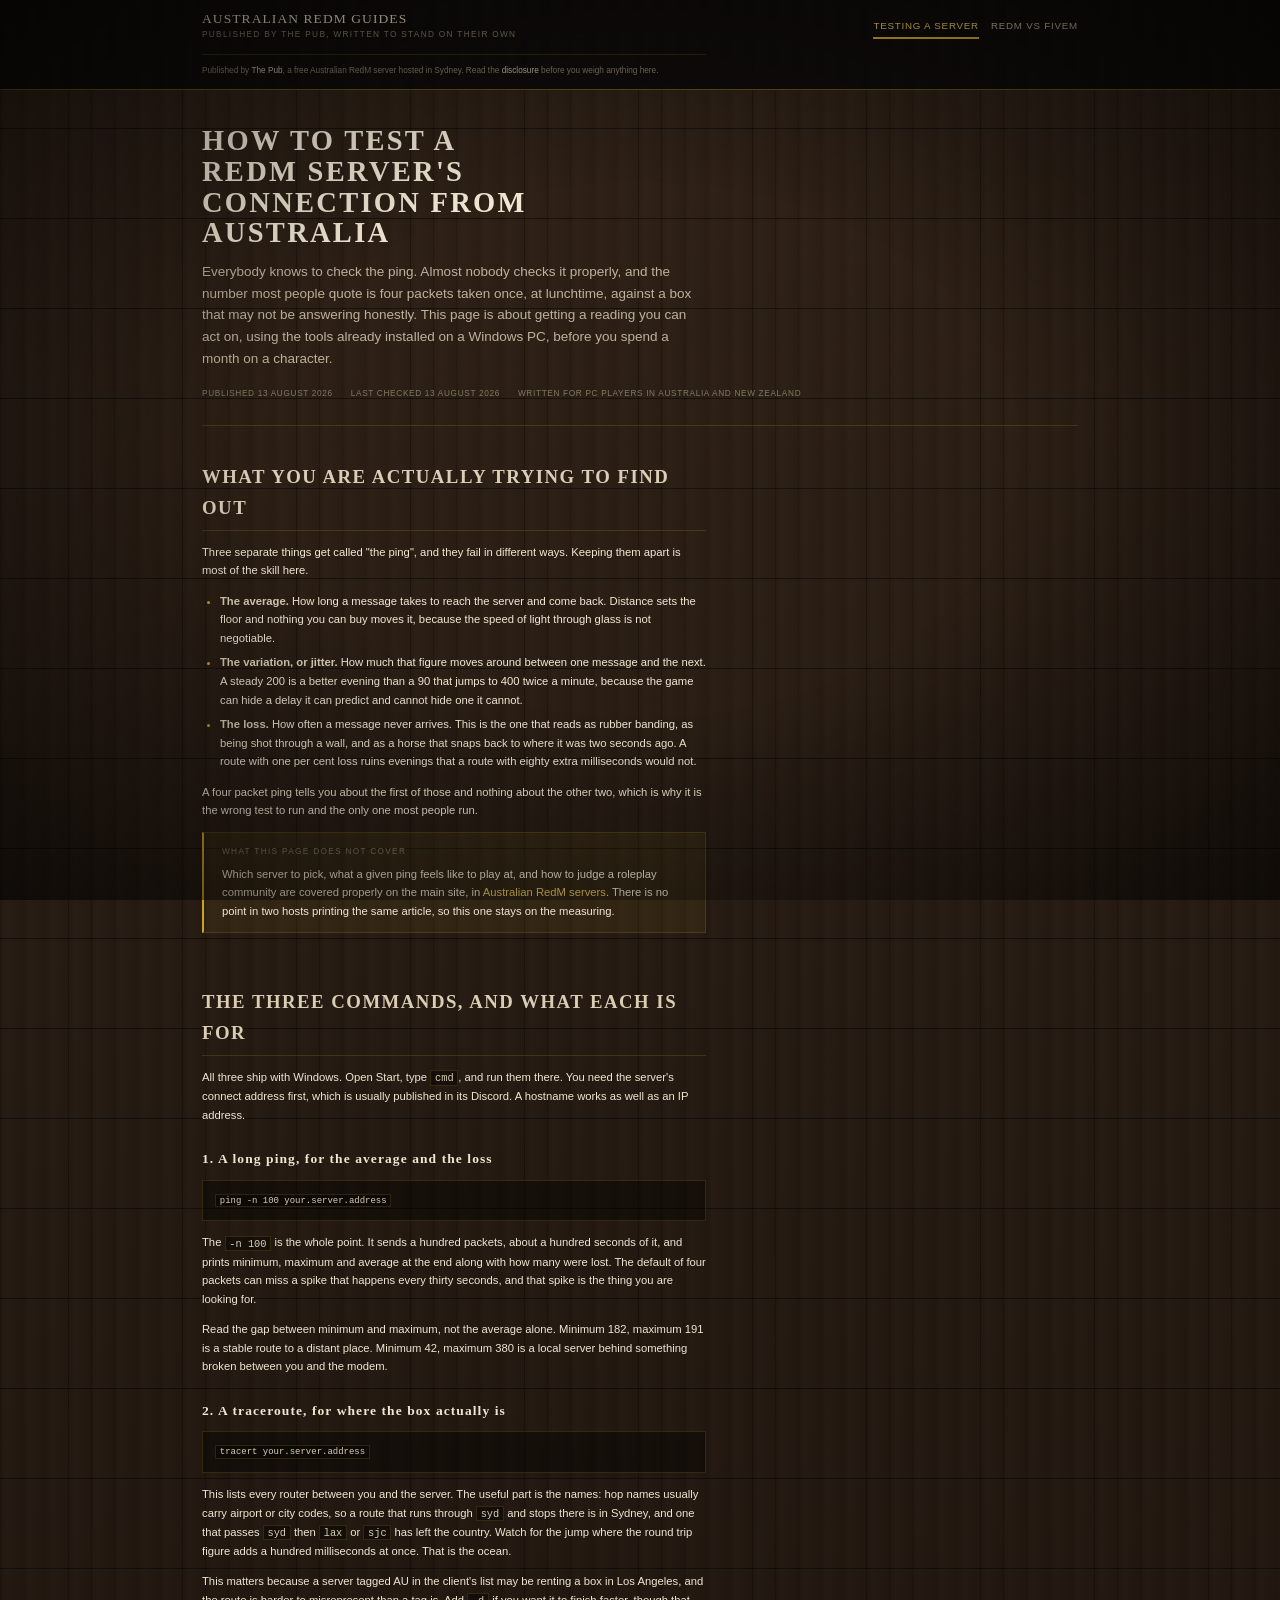
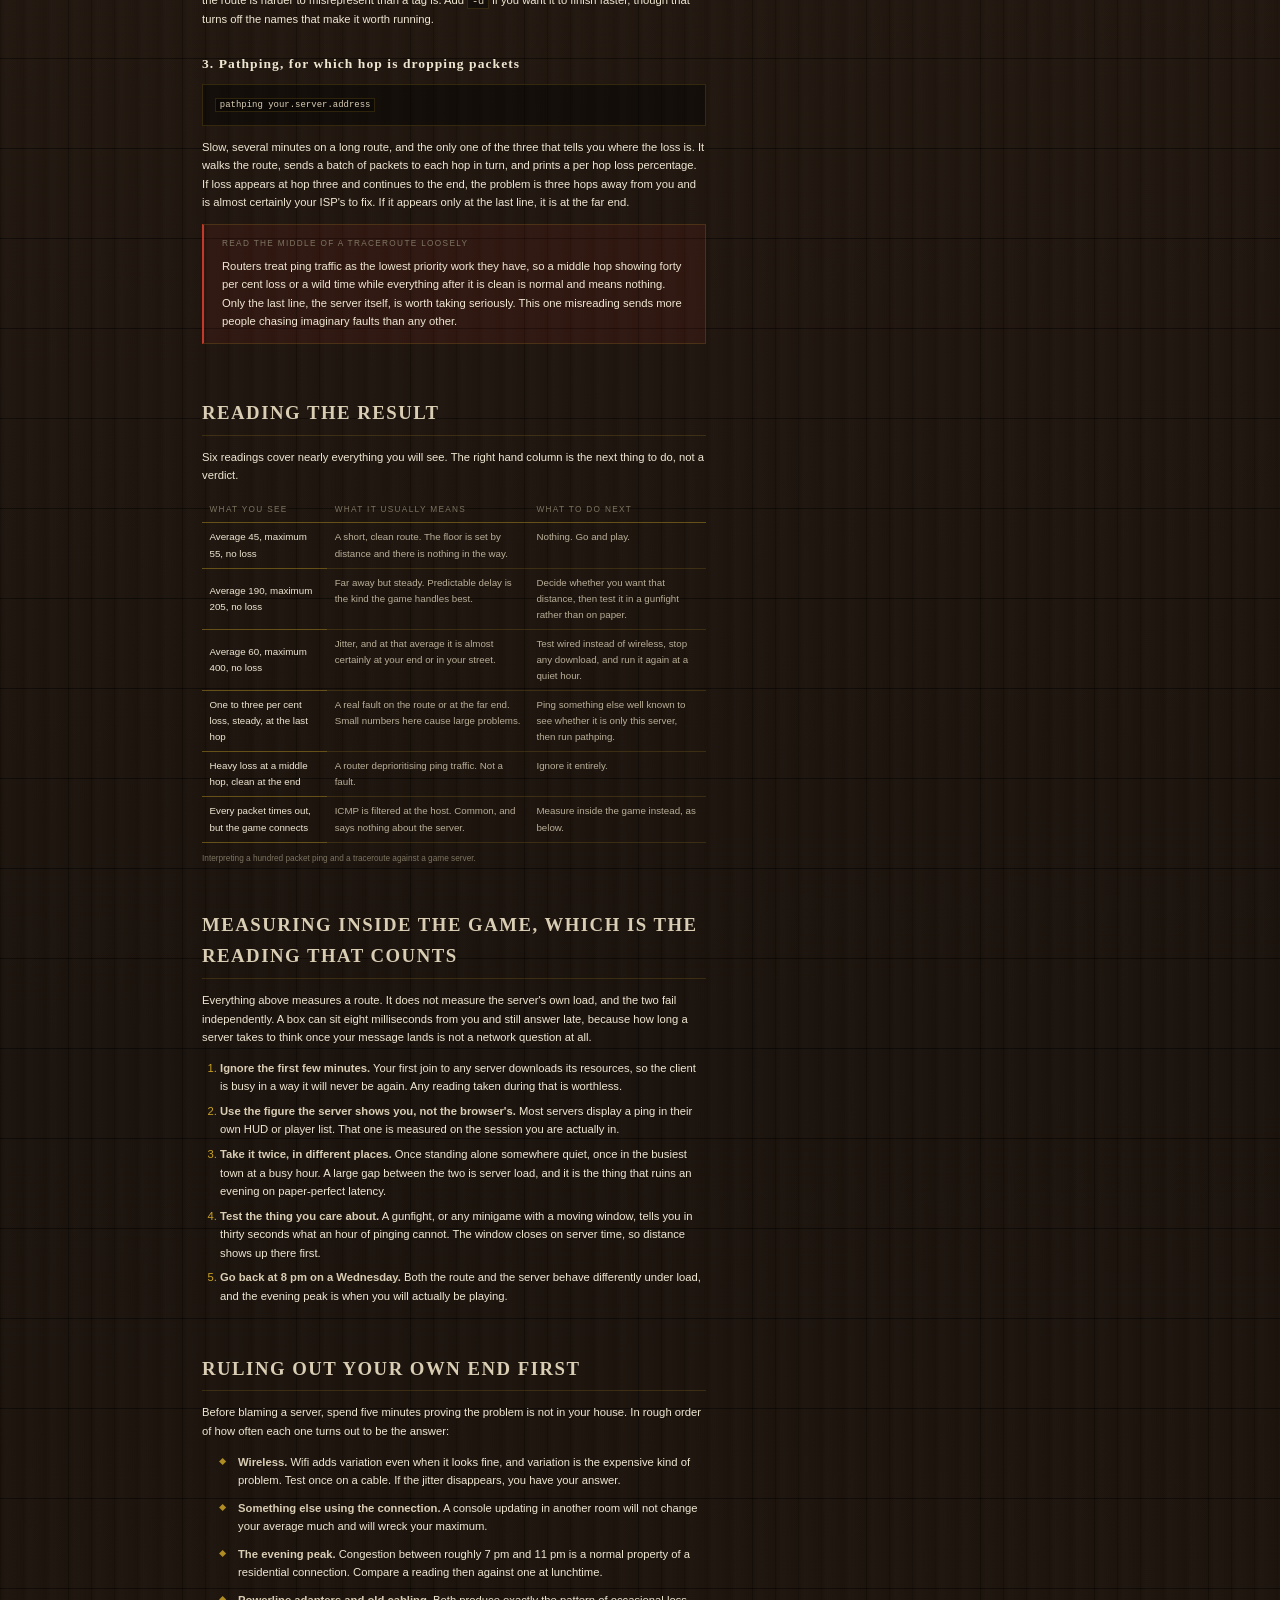
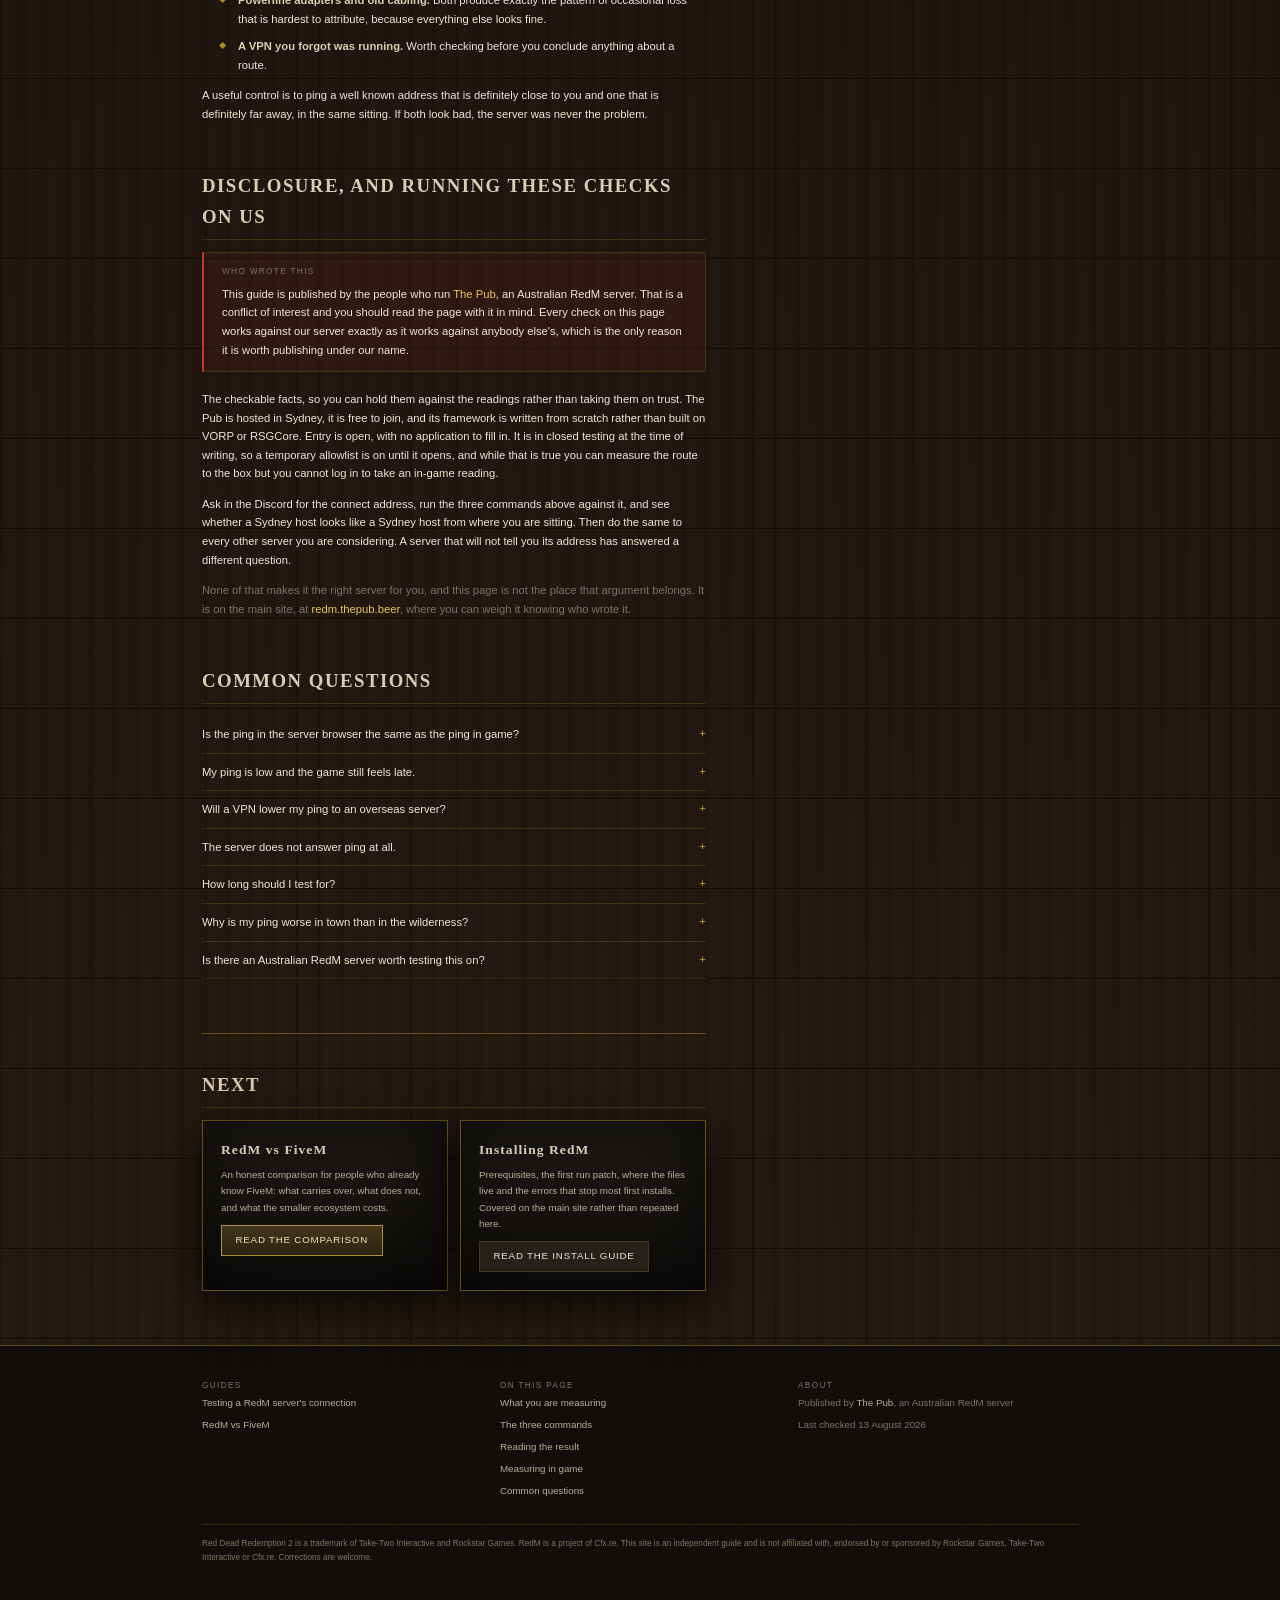
<file: index.html>
<!DOCTYPE html>
<html lang="en-AU">
<head>
<meta charset="utf-8">
<meta name="viewport" content="width=device-width, initial-scale=1">

<title>How to test a RedM server's connection from Australia</title>
<meta name="description" content="How to measure your own route to a RedM server before you spend a month on a character: ping, tracert and pathping on Windows, how to read jitter and packet loss, what the in-client number does and does not tell you, and how to tell a bad route from a bad server.">
<link rel="canonical" href="https://maaaaaaxx.github.io/website/">

<meta name="robots" content="index, follow, max-snippet:-1, max-image-preview:large">
<meta name="author" content="The Pub RedM">

<meta property="og:type" content="article">
<meta property="og:site_name" content="Australian RedM Guides">
<meta property="og:locale" content="en_AU">
<meta property="og:title" content="How to test a RedM server's connection from Australia">
<meta property="og:description" content="Ping, tracert and pathping on Windows, how to read jitter and packet loss, and how to tell a bad route from a bad server.">
<meta property="og:url" content="https://maaaaaaxx.github.io/website/">

<meta name="twitter:card" content="summary">
<meta name="twitter:title" content="Testing a RedM server's connection from Australia">
<meta name="twitter:description" content="How to get a reading you can trust before you commit an evening, using the tools already on a Windows PC.">

<link rel="stylesheet" href="css/theme.css">
<link rel="stylesheet" href="css/satellite.css">

<!-- The entity relationship this file asserts, and the one it deliberately
     does not.

     This site is published BY The Pub and is ABOUT RedM. It is not The Pub's
     own site. So the Organization is named by the identifier the real site
     already declares, https://redm.thepub.beer/#org, with its url left
     pointing at that host, and the satellite gets its own WebSite node on its
     own github.io URL, published by that Organization. What is not said
     anywhere is that this WebSite is part of https://redm.thepub.beer/#website
     or that the Organization's url is this host. Either would collapse two
     separate sites into one entity and throw away the only thing this site
     has, which is being somewhere else. The server is a mention here, not the
     subject. -->
<script type="application/ld+json">
{
  "@context": "https://schema.org",
  "@graph": [
    {
      "@type": "Organization",
      "@id": "https://redm.thepub.beer/#org",
      "name": "The Pub RedM",
      "alternateName": "The Pub",
      "url": "https://redm.thepub.beer/",
      "parentOrganization": { "@id": "https://thepub.beer/#org" }
    },
    {
      "@type": "VideoGame",
      "@id": "https://redm.thepub.beer/#server",
      "name": "The Pub",
      "url": "https://redm.thepub.beer/",
      "publisher": { "@id": "https://redm.thepub.beer/#org" }
    },
    {
      "@type": "WebSite",
      "@id": "https://maaaaaaxx.github.io/website/#website",
      "url": "https://maaaaaaxx.github.io/website/",
      "name": "Australian RedM Guides",
      "description": "Two long-form guides to RedM for Australian and New Zealand players, published by The Pub and written to be useful independently of it.",
      "inLanguage": "en-AU",
      "publisher": { "@id": "https://redm.thepub.beer/#org" }
    },
    {
      "@type": "Article",
      "@id": "https://maaaaaaxx.github.io/website/#article",
      "headline": "How to test a RedM server's connection from Australia",
      "description": "How to measure your own route to a RedM server before committing to a character: ping, tracert and pathping on Windows, reading jitter and packet loss, what the in-client number means, and how to tell a bad route from a bad server.",
      "inLanguage": "en-AU",
      "datePublished": "2026-08-13",
      "dateModified": "2026-08-13",
      "url": "https://maaaaaaxx.github.io/website/",
      "mainEntityOfPage": { "@type": "WebPage", "@id": "https://maaaaaaxx.github.io/website/" },
      "isPartOf": { "@id": "https://maaaaaaxx.github.io/website/#website" },
      "author": { "@id": "https://redm.thepub.beer/#org" },
      "publisher": { "@id": "https://redm.thepub.beer/#org" },
      "about": [
        { "@type": "Thing", "name": "RedM" },
        { "@type": "Thing", "name": "Network latency" },
        { "@type": "VideoGame", "name": "Red Dead Redemption 2" }
      ],
      "mentions": [
        { "@id": "https://redm.thepub.beer/#org" },
        { "@id": "https://redm.thepub.beer/#server" }
      ],
      "contentLocation": { "@type": "Country", "name": "Australia" },
      "keywords": "RedM ping, RedM server Australia, test ping to game server, tracert, pathping, jitter, packet loss, RedM roleplay"
    }
  ]
}
</script>

<script type="application/ld+json">
{
  "@context": "https://schema.org",
  "@type": "BreadcrumbList",
  "itemListElement": [
    { "@type": "ListItem", "position": 1, "name": "Testing a RedM server's connection", "item": "https://maaaaaaxx.github.io/website/" }
  ]
}
</script>

<script type="application/ld+json">
{
  "@context": "https://schema.org",
  "@type": "FAQPage",
  "mainEntity": [
    {
      "@type": "Question",
      "name": "Is the ping in the RedM server browser the same as the ping in game?",
      "acceptedAnswer": { "@type": "Answer", "text": "Not necessarily. The browser figure is a single estimate taken from outside the session, and it is measured against the server's listing rather than against a running game. The figure a server shows you once you are connected, in its own HUD or player list, is measured on the connection you are actually playing on. Where the two disagree, believe the one taken while you are in the world, and take several readings rather than one." }
    },
    {
      "@type": "Question",
      "name": "My ping is low and the game still feels late. Why?",
      "acceptedAnswer": { "@type": "Answer", "text": "Ping measures the trip. It says nothing about how long the server takes to think once your message arrives. A server that is overloaded, or running a script that stalls the frame, feels late at any ping, and the giveaway is that it feels late for the local players too. Ask in the server's Discord whether others are seeing it at the same time. If everybody is, the number on your screen is not the problem." }
    },
    {
      "@type": "Question",
      "name": "Will a VPN lower my ping to an overseas RedM server?",
      "acceptedAnswer": { "@type": "Answer", "text": "Usually not. A VPN adds a stop on the way, and physical distance still sets the floor, so the normal result is the same route with extra milliseconds. The exception is a genuinely bad route, where your ISP hands traffic off badly and a VPN happens to take a better path. That is worth testing rather than assuming: measure without it, measure with it, at the same hour, and keep whichever reading is better." }
    },
    {
      "@type": "Question",
      "name": "The server does not answer ping at all. Is that a bad sign?",
      "acceptedAnswer": { "@type": "Answer", "text": "No. Plenty of hosts filter ICMP, which is what ping and tracert use, while the game port answers normally. A row of timeouts tells you the box will not talk to that particular tool, not that it is unreachable or badly run. When that happens, skip to measuring inside the game." }
    },
    {
      "@type": "Question",
      "name": "How long should I test for before trusting the number?",
      "acceptedAnswer": { "@type": "Answer", "text": "Long enough to catch a spike. Four packets is not a measurement. Run at least a hundred, which is roughly a hundred seconds, and do it once in the evening peak between about 7 pm and 11 pm local time and once outside it. The difference between those two readings tells you more about your evenings than either reading does on its own." }
    },
    {
      "@type": "Question",
      "name": "My ping is worse in town than out in the wilderness. Is that the route?",
      "acceptedAnswer": { "@type": "Answer", "text": "Rarely. Your route does not change because your character walked into Valentine. What changes is how much the server is doing: more players, more entities and more scripts in one place. If a reading taken standing in a busy town is much worse than one taken alone on a ridge, that is a server load pattern rather than a network one, and it will show up for everybody in that town." }
    }
  ]
}
</script>
</head>

<body class="boards">
<a class="skip-link" href="#main">Skip to content</a>
<div class="grain" aria-hidden="true"></div>
<div class="vignette" aria-hidden="true"></div>

<header class="site-header">
  <div class="wrap site-header__inner">
    <a class="brand" href="./">
      <span class="brand__name">Australian RedM Guides</span>
      <span class="brand__note">Published by The Pub, written to stand on their own</span>
    </a>
    <nav class="nav" aria-label="Primary">
      <a href="./" aria-current="page">Testing a server</a>
      <a href="redm-vs-fivem.html">RedM vs FiveM</a>
    </nav>
  </div>
  <!-- The publisher, in the chrome rather than buried in the prose. The
       disclosure is the whole basis on which this site is honest, so a reader
       should be able to see who wrote it from any screenful, not only from
       the one section that admits it. -->
  <div class="wrap">
    <p class="site-header__by">
      Published by <a href="https://redm.thepub.beer/" rel="noopener">The Pub</a>, a free
      Australian RedM server hosted in Sydney. Read the
      <a href="#disclosure">disclosure</a> before you weigh anything here.
    </p>
  </div>
</header>

<main id="main">
  <article class="wrap">

    <div class="masthead">
      <h1>How to test a RedM server's connection from Australia</h1>
      <p class="standfirst">
        Everybody knows to check the ping. Almost nobody checks it properly, and the number most
        people quote is four packets taken once, at lunchtime, against a box that may not be
        answering honestly. This page is about getting a reading you can act on, using the tools
        already installed on a Windows PC, before you spend a month on a character.
      </p>
      <div class="byline">
        <span>Published 13 August 2026</span>
        <span>Last checked 13 August 2026</span>
        <span>Written for PC players in Australia and New Zealand</span>
      </div>
    </div>

    <div class="prose">

      <section id="why" aria-labelledby="h-why">
        <h2 id="h-why">What you are actually trying to find out</h2>

        <p>
          Three separate things get called "the ping", and they fail in different ways. Keeping them
          apart is most of the skill here.
        </p>

        <ul>
          <li>
            <strong>The average.</strong> How long a message takes to reach the server and come back.
            Distance sets the floor and nothing you can buy moves it, because the speed of light
            through glass is not negotiable.
          </li>
          <li>
            <strong>The variation, or jitter.</strong> How much that figure moves around between one
            message and the next. A steady 200 is a better evening than a 90 that jumps to 400 twice
            a minute, because the game can hide a delay it can predict and cannot hide one it
            cannot.
          </li>
          <li>
            <strong>The loss.</strong> How often a message never arrives. This is the one that reads
            as rubber banding, as being shot through a wall, and as a horse that snaps back to where
            it was two seconds ago. A route with one per cent loss ruins evenings that a route with
            eighty extra milliseconds would not.
          </li>
        </ul>

        <p>
          A four packet ping tells you about the first of those and nothing about the other two,
          which is why it is the wrong test to run and the only one most people run.
        </p>

        <div class="note">
          <span class="note__title">What this page does not cover</span>
          <p>
            Which server to pick, what a given ping feels like to play at, and how to judge a
            roleplay community are covered properly on the main site, in
            <a href="https://redm.thepub.beer/guides/australian-redm-servers.html" rel="noopener">Australian RedM servers</a>.
            There is no point in two hosts printing the same article, so this one stays on the
            measuring.
          </p>
        </div>
      </section>

      <section id="tools" aria-labelledby="h-tools">
        <h2 id="h-tools">The three commands, and what each is for</h2>

        <p>
          All three ship with Windows. Open Start, type <code>cmd</code>, and run them there. You
          need the server's connect address first, which is usually published in its Discord. A
          hostname works as well as an IP address.
        </p>

        <h3>1. A long ping, for the average and the loss</h3>

        <pre><code>ping -n 100 your.server.address</code></pre>

        <p>
          The <code>-n 100</code> is the whole point. It sends a hundred packets, about a hundred
          seconds of it, and prints minimum, maximum and average at the end along with how many were
          lost. The default of four packets can miss a spike that happens every thirty seconds, and
          that spike is the thing you are looking for.
        </p>

        <p>
          Read the gap between minimum and maximum, not the average alone. Minimum 182, maximum 191
          is a stable route to a distant place. Minimum 42, maximum 380 is a local server behind
          something broken between you and the modem.
        </p>

        <h3>2. A traceroute, for where the box actually is</h3>

        <pre><code>tracert your.server.address</code></pre>

        <p>
          This lists every router between you and the server. The useful part is the names: hop names
          usually carry airport or city codes, so a route that runs through <code>syd</code> and
          stops there is in Sydney, and one that passes <code>syd</code> then <code>lax</code> or
          <code>sjc</code> has left the country. Watch for the jump where the round trip figure adds
          a hundred milliseconds at once. That is the ocean.
        </p>

        <p>
          This matters because a server tagged AU in the client's list may be renting a box in Los
          Angeles, and the route is harder to misrepresent than a tag is. Add <code>-d</code> if you
          want it to finish faster, though that turns off the names that make it worth running.
        </p>

        <h3>3. Pathping, for which hop is dropping packets</h3>

        <pre><code>pathping your.server.address</code></pre>

        <p>
          Slow, several minutes on a long route, and the only one of the three that tells you where
          the loss is. It walks the route, sends a batch of packets to each hop in turn, and prints a
          per hop loss percentage. If loss appears at hop three and continues to the end, the problem
          is three hops away from you and is almost certainly your ISP's to fix. If it appears only
          at the last line, it is at the far end.
        </p>

        <div class="note note--warn">
          <span class="note__title">Read the middle of a traceroute loosely</span>
          <p>
            Routers treat ping traffic as the lowest priority work they have, so a middle hop showing
            forty per cent loss or a wild time while everything after it is clean is normal and means
            nothing. Only the last line, the server itself, is worth taking seriously. This one
            misreading sends more people chasing imaginary faults than any other.
          </p>
        </div>
      </section>

      <section id="reading" aria-labelledby="h-reading">
        <h2 id="h-reading">Reading the result</h2>

        <p>
          Six readings cover nearly everything you will see. The right hand column is the next thing
          to do, not a verdict.
        </p>

        <div class="table-wrap bleed">
          <table class="table">
            <caption>Interpreting a hundred packet ping and a traceroute against a game server.</caption>
            <thead>
              <tr>
                <th scope="col">What you see</th>
                <th scope="col">What it usually means</th>
                <th scope="col">What to do next</th>
              </tr>
            </thead>
            <tbody>
              <tr>
                <th scope="row">Average 45, maximum 55, no loss</th>
                <td>A short, clean route. The floor is set by distance and there is nothing in the way.</td>
                <td>Nothing. Go and play.</td>
              </tr>
              <tr>
                <th scope="row">Average 190, maximum 205, no loss</th>
                <td>Far away but steady. Predictable delay is the kind the game handles best.</td>
                <td>Decide whether you want that distance, then test it in a gunfight rather than on paper.</td>
              </tr>
              <tr>
                <th scope="row">Average 60, maximum 400, no loss</th>
                <td>Jitter, and at that average it is almost certainly at your end or in your street.</td>
                <td>Test wired instead of wireless, stop any download, and run it again at a quiet hour.</td>
              </tr>
              <tr>
                <th scope="row">One to three per cent loss, steady, at the last hop</th>
                <td>A real fault on the route or at the far end. Small numbers here cause large problems.</td>
                <td>Ping something else well known to see whether it is only this server, then run pathping.</td>
              </tr>
              <tr>
                <th scope="row">Heavy loss at a middle hop, clean at the end</th>
                <td>A router deprioritising ping traffic. Not a fault.</td>
                <td>Ignore it entirely.</td>
              </tr>
              <tr>
                <th scope="row">Every packet times out, but the game connects</th>
                <td>ICMP is filtered at the host. Common, and says nothing about the server.</td>
                <td>Measure inside the game instead, as below.</td>
              </tr>
            </tbody>
          </table>
        </div>
      </section>

      <section id="in-game" aria-labelledby="h-in-game">
        <h2 id="h-in-game">Measuring inside the game, which is the reading that counts</h2>

        <p>
          Everything above measures a route. It does not measure the server's own load, and the two
          fail independently. A box can sit eight milliseconds from you and still answer late,
          because how long a server takes to think once your message lands is not a network question
          at all.
        </p>

        <ol>
          <li>
            <strong>Ignore the first few minutes.</strong> Your first join to any server downloads
            its resources, so the client is busy in a way it will never be again. Any reading taken
            during that is worthless.
          </li>
          <li>
            <strong>Use the figure the server shows you, not the browser's.</strong> Most servers
            display a ping in their own HUD or player list. That one is measured on the session you
            are actually in.
          </li>
          <li>
            <strong>Take it twice, in different places.</strong> Once standing alone somewhere quiet,
            once in the busiest town at a busy hour. A large gap between the two is server load, and
            it is the thing that ruins an evening on paper-perfect latency.
          </li>
          <li>
            <strong>Test the thing you care about.</strong> A gunfight, or any minigame with a moving
            window, tells you in thirty seconds what an hour of pinging cannot. The window closes on
            server time, so distance shows up there first.
          </li>
          <li>
            <strong>Go back at 8 pm on a Wednesday.</strong> Both the route and the server behave
            differently under load, and the evening peak is when you will actually be playing.
          </li>
        </ol>
      </section>

      <section id="your-end" aria-labelledby="h-your-end">
        <h2 id="h-your-end">Ruling out your own end first</h2>

        <p>
          Before blaming a server, spend five minutes proving the problem is not in your house. In
          rough order of how often each one turns out to be the answer:
        </p>

        <ul class="checklist">
          <li>
            <strong>Wireless.</strong> Wifi adds variation even when it looks fine, and variation is
            the expensive kind of problem. Test once on a cable. If the jitter disappears, you have
            your answer.
          </li>
          <li>
            <strong>Something else using the connection.</strong> A console updating in another room
            will not change your average much and will wreck your maximum.
          </li>
          <li>
            <strong>The evening peak.</strong> Congestion between roughly 7 pm and 11 pm is a normal
            property of a residential connection. Compare a reading then against one at lunchtime.
          </li>
          <li>
            <strong>Powerline adapters and old cabling.</strong> Both produce exactly the pattern of
            occasional loss that is hardest to attribute, because everything else looks fine.
          </li>
          <li>
            <strong>A VPN you forgot was running.</strong> Worth checking before you conclude anything
            about a route.
          </li>
        </ul>

        <p>
          A useful control is to ping a well known address that is definitely close to you and one
          that is definitely far away, in the same sitting. If both look bad, the server was never
          the problem.
        </p>
      </section>

      <section id="disclosure" aria-labelledby="h-disclosure">
        <h2 id="h-disclosure">Disclosure, and running these checks on us</h2>

        <div class="note note--warn">
          <span class="note__title">Who wrote this</span>
          <p>
            This guide is published by the people who run
            <a href="https://redm.thepub.beer/" rel="noopener">The Pub</a>, an Australian RedM
            server. That is a conflict of interest and you should read the page with it in mind.
            Every check on this page works against our server exactly as it works against anybody
            else's, which is the only reason it is worth publishing under our name.
          </p>
        </div>

        <p>
          The checkable facts, so you can hold them against the readings rather than taking them on
          trust. The Pub is hosted in Sydney, it is free to join, and its framework is written from
          scratch rather than built on VORP or RSGCore. Entry is open, with no application to fill
          in. It is in closed testing at the time of writing, so a temporary allowlist is on until it
          opens, and while that is true you can measure the route to the box but you cannot log in to
          take an in-game reading.
        </p>

        <p>
          Ask in the Discord for the connect address, run the three commands above against it, and
          see whether a Sydney host looks like a Sydney host from where you are sitting. Then do the
          same to every other server you are considering. A server that will not tell you its address
          has answered a different question.
        </p>

        <p class="muted">
          None of that makes it the right server for you, and this page is not the place that
          argument belongs. It is on the main site, at
          <a href="https://redm.thepub.beer/" rel="noopener">redm.thepub.beer</a>, where you can
          weigh it knowing who wrote it.
        </p>
      </section>

      <section id="faq" aria-labelledby="h-faq">
        <h2 id="h-faq">Common questions</h2>

        <div class="faq">
          <details>
            <summary>Is the ping in the server browser the same as the ping in game?</summary>
            <p>
              Not necessarily. The browser figure is one estimate taken from outside the session. The
              figure a server shows you once you are connected is measured on the connection you are
              playing on. Where they disagree, believe the second one, and take it more than once.
            </p>
          </details>

          <details>
            <summary>My ping is low and the game still feels late.</summary>
            <p>
              Ping measures the trip, not how long the server takes to think once your message
              arrives. An overloaded server feels late at any ping, and the giveaway is that the
              local players feel it too. Ask in the Discord whether anyone else is seeing it.
            </p>
          </details>

          <details>
            <summary>Will a VPN lower my ping to an overseas server?</summary>
            <p>
              Usually not. It adds a stop, and distance still sets the floor. The exception is a
              genuinely bad route where the VPN happens to take a better path, which is worth
              measuring both ways at the same hour rather than assuming in either direction.
            </p>
          </details>

          <details>
            <summary>The server does not answer ping at all.</summary>
            <p>
              Plenty of hosts filter the traffic that ping and tracert use while the game port
              answers normally. A row of timeouts tells you the box will not talk to that tool. It
              does not tell you anything about the server.
            </p>
          </details>

          <details>
            <summary>How long should I test for?</summary>
            <p>
              Long enough to catch a spike. A hundred packets, which is about a hundred seconds,
              once during the evening peak and once outside it. The difference between those two
              readings is the useful part.
            </p>
          </details>

          <details>
            <summary>Why is my ping worse in town than in the wilderness?</summary>
            <p>
              Your route did not change because your character walked into Valentine. The server's
              workload did. A large gap between a quiet reading and a busy town reading is load, and
              everybody in that town is seeing it.
            </p>
          </details>

          <details>
            <summary>Is there an Australian RedM server worth testing this on?</summary>
            <p>
              There are a few, and they are hard to filter for in the client's list. The main site
              covers finding them in
              <a href="https://redm.thepub.beer/guides/australian-redm-servers.html" rel="noopener">Australian RedM servers</a>,
              including what to ask a server that will not say where it is hosted.
            </p>
          </details>
        </div>
      </section>

      <section class="next" aria-labelledby="h-next">
        <h2 id="h-next">Next</h2>
        <div class="cards">
          <div class="panel panel--plain card">
            <h3>RedM vs FiveM</h3>
            <p>An honest comparison for people who already know FiveM: what carries over, what does not, and what the smaller ecosystem costs.</p>
            <a class="btn btn--brass" href="redm-vs-fivem.html">Read the comparison</a>
          </div>
          <div class="panel panel--plain card">
            <h3>Installing RedM</h3>
            <p>Prerequisites, the first run patch, where the files live and the errors that stop most first installs. Covered on the main site rather than repeated here.</p>
            <a class="btn" href="https://redm.thepub.beer/guides/install-redm.html" rel="noopener">Read the install guide</a>
          </div>
        </div>
      </section>

    </div>
  </article>
</main>

<footer class="site-footer">
  <div class="wrap">
    <div class="site-footer__grid">
      <div>
        <p class="label">Guides</p>
        <ul>
          <li><a href="./">Testing a RedM server's connection</a></li>
          <li><a href="redm-vs-fivem.html">RedM vs FiveM</a></li>
        </ul>
      </div>
      <div>
        <p class="label">On this page</p>
        <ul>
          <li><a href="#why">What you are measuring</a></li>
          <li><a href="#tools">The three commands</a></li>
          <li><a href="#reading">Reading the result</a></li>
          <li><a href="#in-game">Measuring in game</a></li>
          <li><a href="#faq">Common questions</a></li>
        </ul>
      </div>
      <div>
        <p class="label">About</p>
        <ul>
          <li>Published by <a href="https://redm.thepub.beer/" rel="noopener">The Pub</a>, an Australian RedM server</li>
          <li>Last checked 13 August 2026</li>
        </ul>
      </div>
    </div>
    <p class="site-footer__legal">
      Red Dead Redemption 2 is a trademark of Take-Two Interactive and Rockstar Games. RedM is a
      project of Cfx.re. This site is an independent guide and is not affiliated with, endorsed by
      or sponsored by Rockstar Games, Take-Two Interactive or Cfx.re. Corrections are welcome.
    </p>
  </div>
</footer>

</body>
</html>
</file>
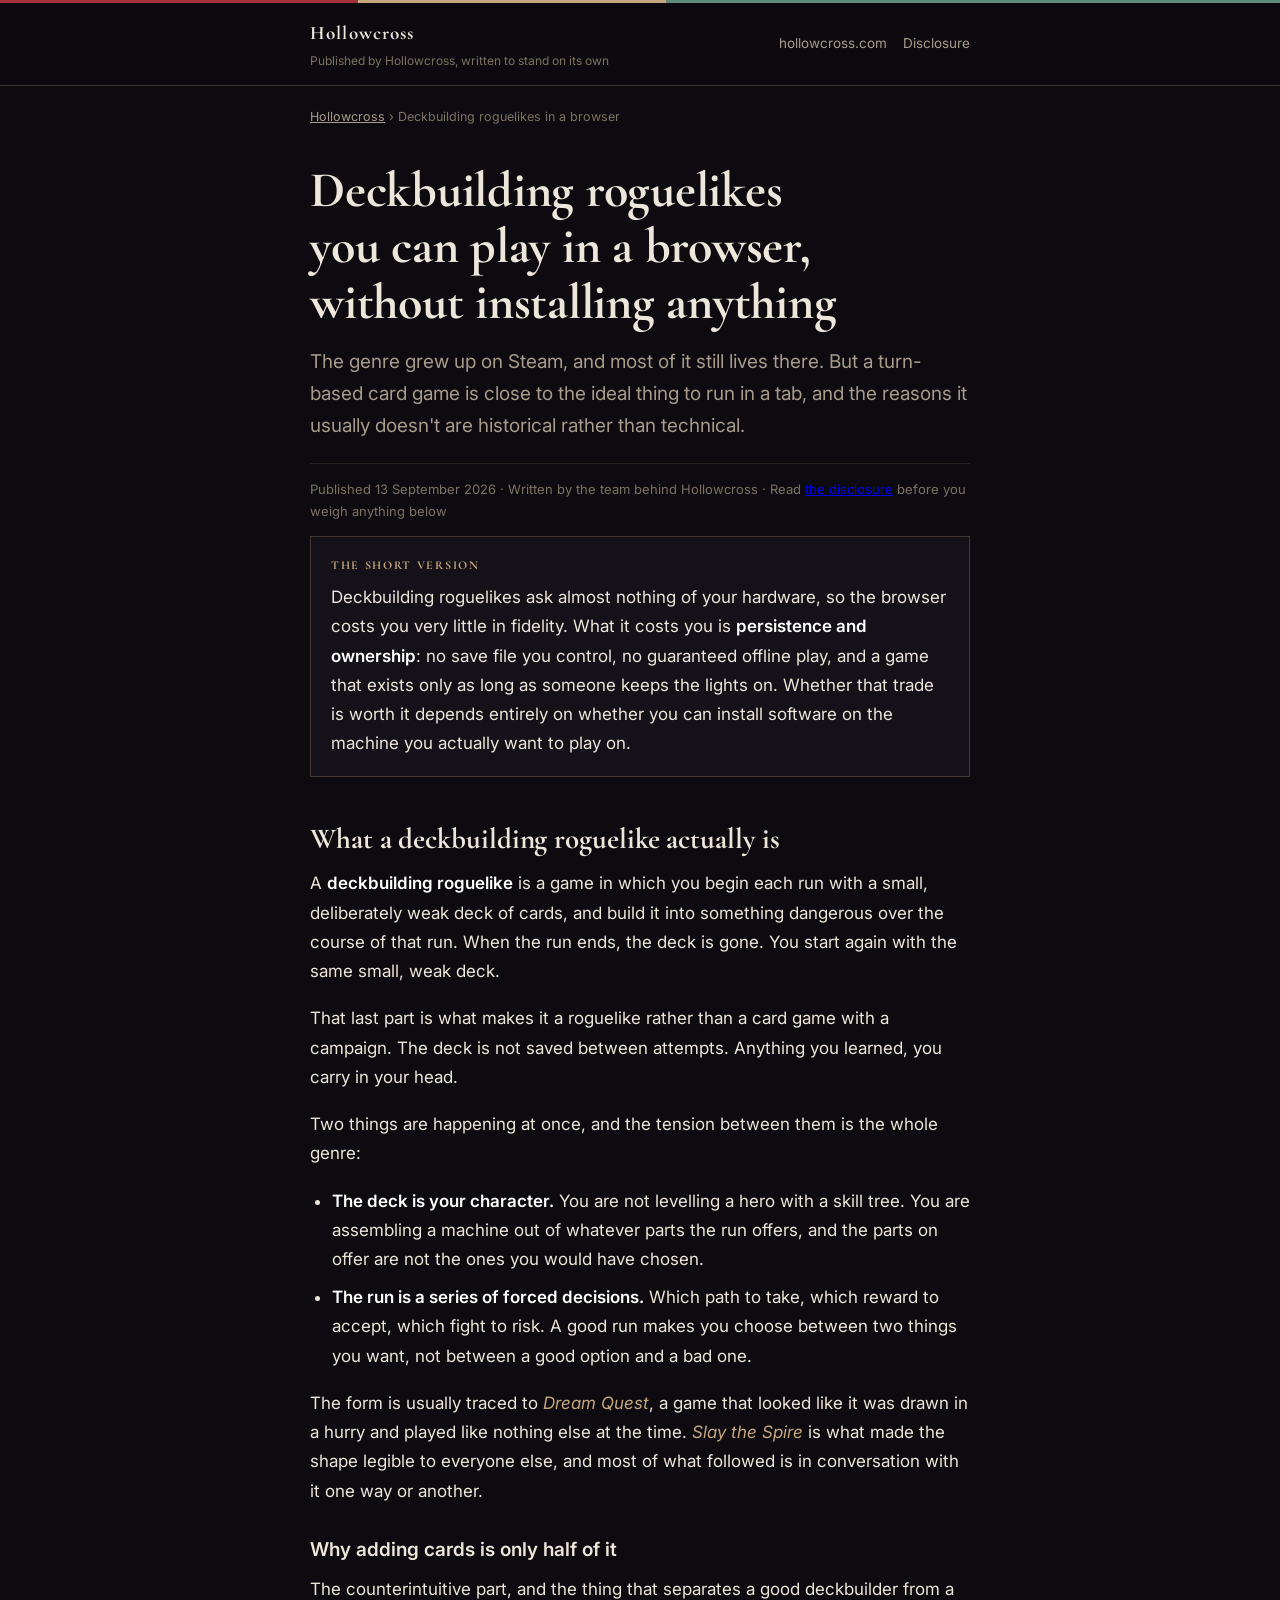
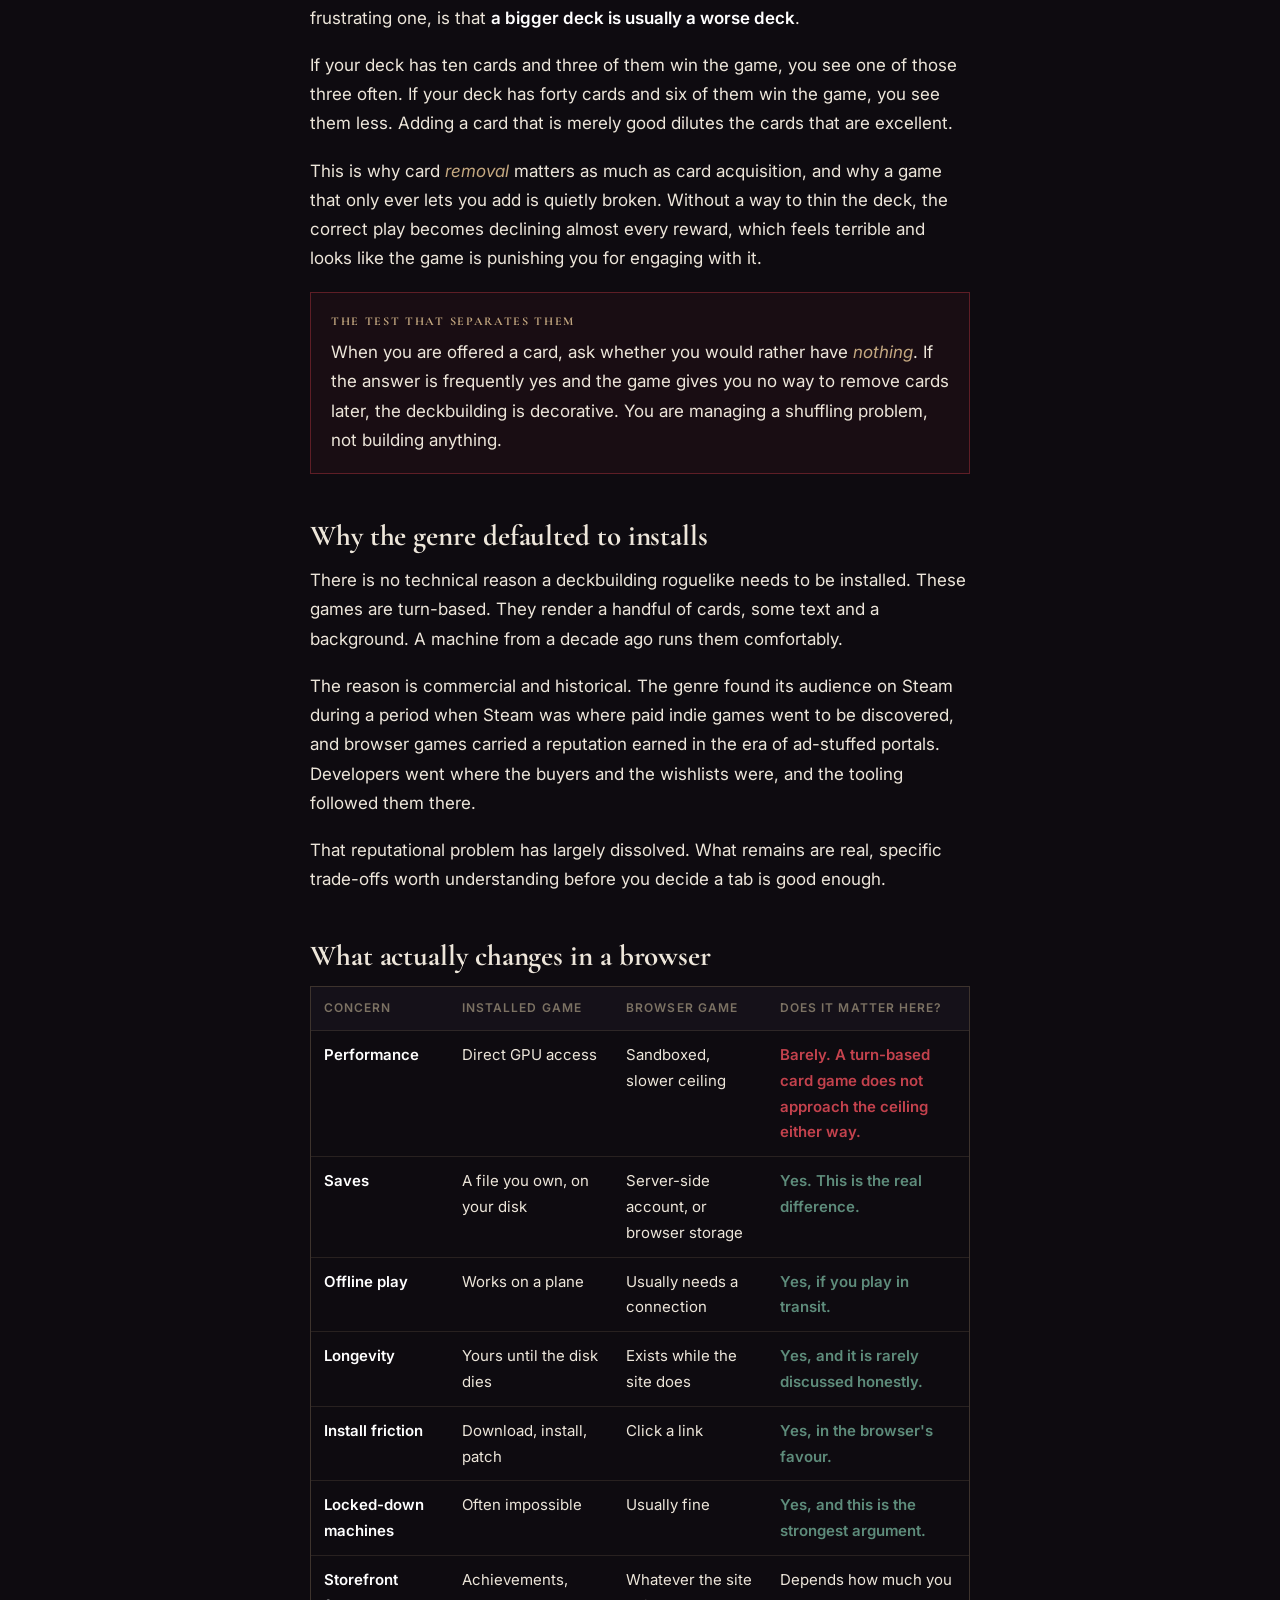
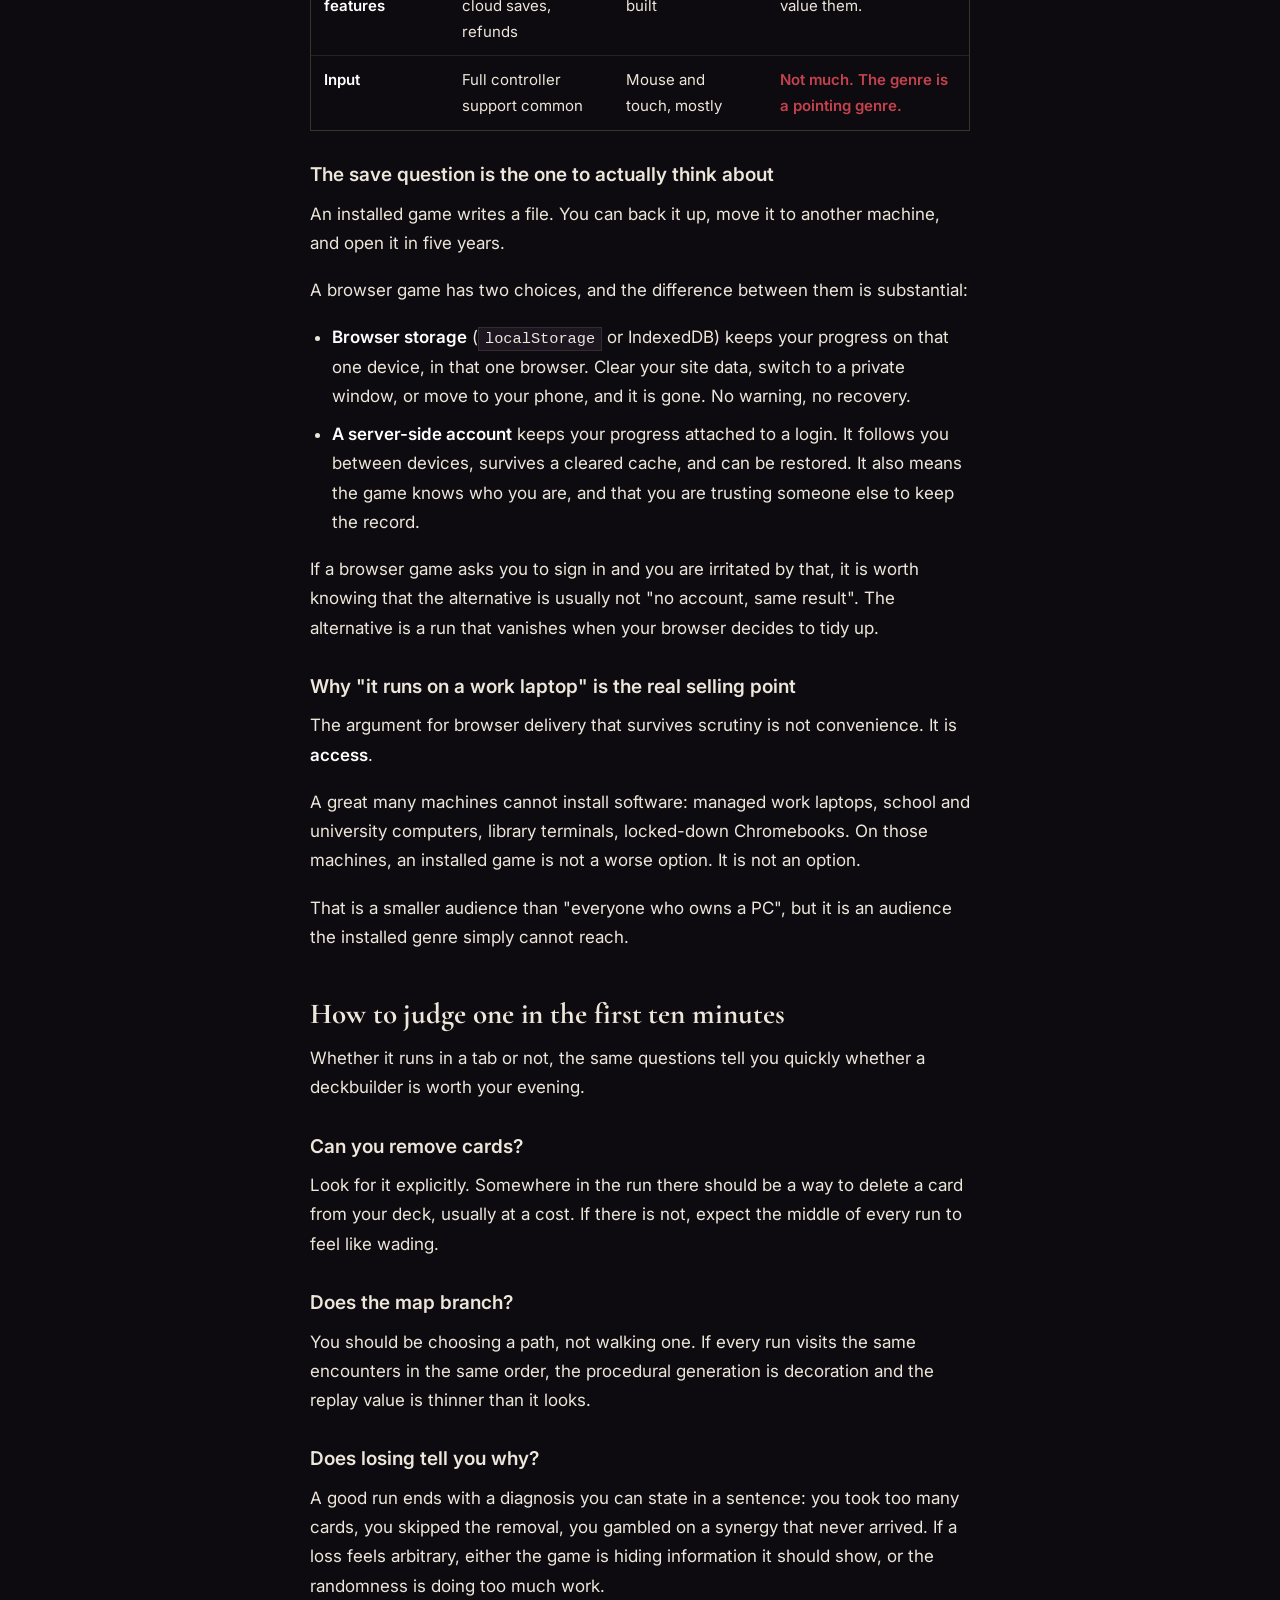
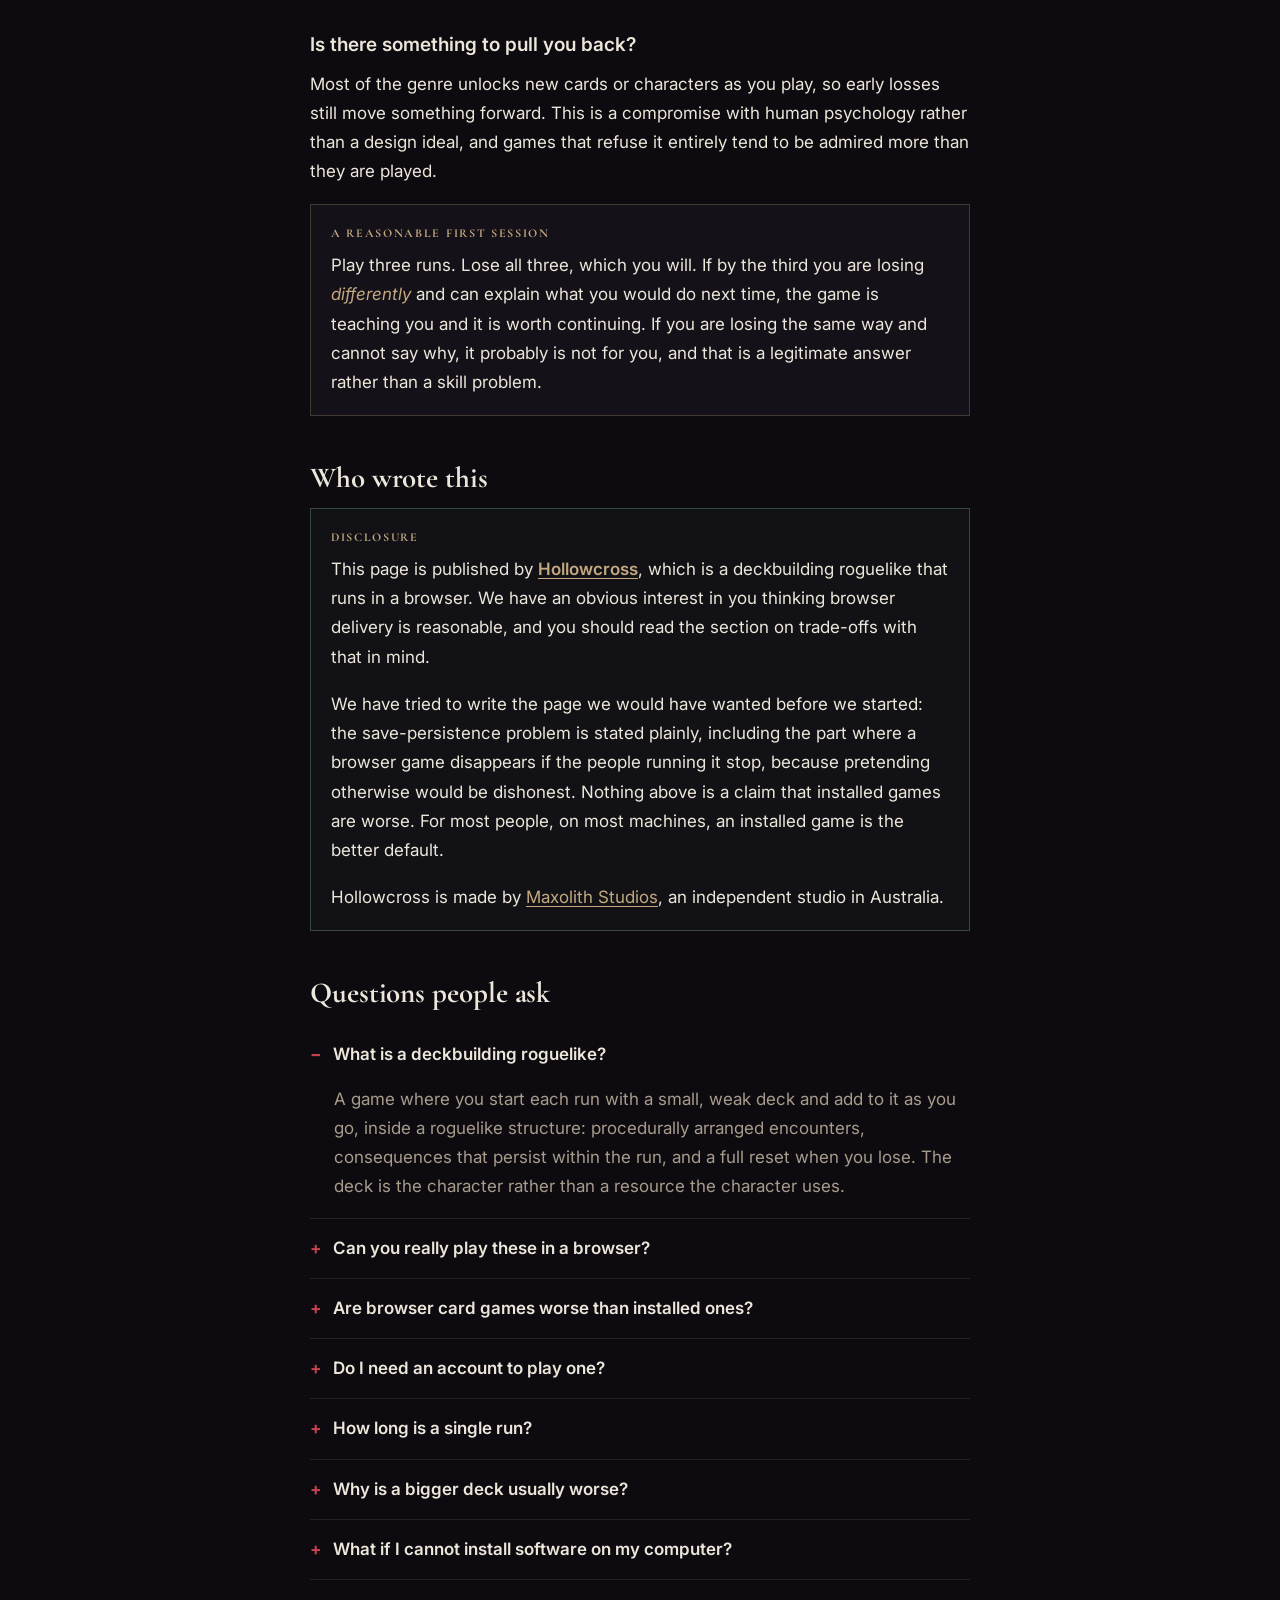
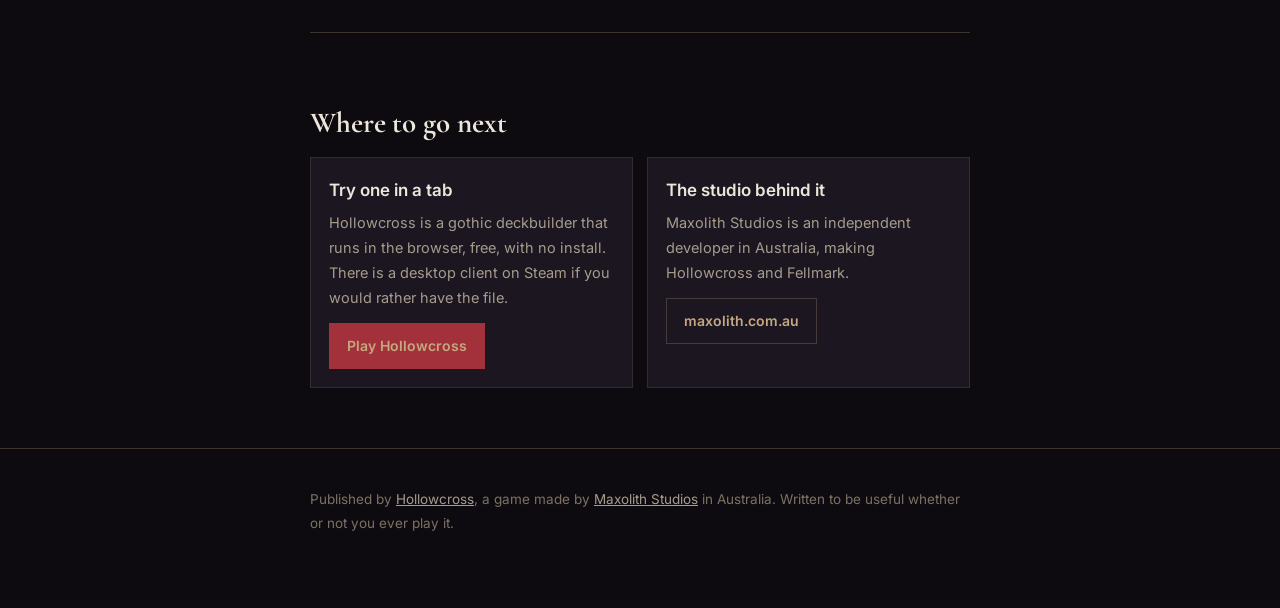
<file: deckbuilding-roguelikes-browser.html>
<!DOCTYPE html>
<html lang="en-AU">
<head>
<meta charset="utf-8">
<meta name="viewport" content="width=device-width, initial-scale=1">

<title>Deckbuilding roguelikes you can play in a browser, without installing anything</title>
<meta name="description" content="What a deckbuilding roguelike actually is, why almost all of them need an install, and what changes when one runs in a browser tab instead: saves, offline play, performance and input. An honest look at what browser delivery gains you and what it costs.">
<link rel="canonical" href="https://maaaaaaxx.github.io/website/deckbuilding-roguelikes-browser.html">

<meta name="robots" content="index, follow, max-snippet:-1, max-image-preview:large">
<meta name="author" content="Hollowcross">

<meta property="og:type" content="article">
<meta property="og:site_name" content="Hollowcross Guides">
<meta property="og:locale" content="en_AU">
<meta property="og:title" content="Deckbuilding roguelikes you can play in a browser">
<meta property="og:description" content="Why nearly every deckbuilder needs an install, what browser delivery changes, and how to judge one that runs in a tab.">
<meta property="og:url" content="https://maaaaaaxx.github.io/website/deckbuilding-roguelikes-browser.html">

<meta name="twitter:card" content="summary_large_image">
<meta name="twitter:title" content="Deckbuilding roguelikes that run in a browser">
<meta name="twitter:description" content="What a deckbuilding roguelike is, and what actually changes when one runs in a tab instead of an install.">

<link rel="preconnect" href="https://fonts.googleapis.com">
<link rel="preconnect" href="https://fonts.gstatic.com" crossorigin>
<link href="https://fonts.googleapis.com/css2?family=Cormorant+Garamond:wght@600;700&family=Inter:wght@400;500;600&display=swap" rel="stylesheet">
<link rel="stylesheet" href="css/hollowcross.css">

<script type="application/ld+json">
{
  "@context": "https://schema.org",
  "@type": "Article",
  "headline": "Deckbuilding roguelikes you can play in a browser, without installing anything",
  "description": "An explanation of the deckbuilding roguelike form, why the genre defaulted to native installs, and what browser delivery changes in practice: save persistence, offline play, performance and input.",
  "datePublished": "2026-09-13",
  "dateModified": "2026-09-13",
  "inLanguage": "en-AU",
  "mainEntityOfPage": { "@type": "WebPage", "@id": "https://maaaaaaxx.github.io/website/deckbuilding-roguelikes-browser.html" },
  "author": { "@type": "Organization", "name": "Hollowcross", "url": "https://hollowcross.com/" },
  "publisher": { "@type": "Organization", "name": "Hollowcross", "url": "https://hollowcross.com/" }
}
</script>

<script type="application/ld+json">
{
  "@context": "https://schema.org",
  "@type": "FAQPage",
  "mainEntity": [
    {
      "@type": "Question",
      "name": "What is a deckbuilding roguelike?",
      "acceptedAnswer": { "@type": "Answer", "text": "A deckbuilding roguelike is a game in which you start each run with a small, weak deck of cards and add to it as you go, while the run itself is structured like a roguelike: procedurally arranged encounters, permanent consequences within the run, and a full reset when you lose. The deck is the character. You are not levelling a hero, you are assembling a machine out of the cards the run happens to offer you." }
    },
    {
      "@type": "Question",
      "name": "Can you play deckbuilding roguelikes in a browser?",
      "acceptedAnswer": { "@type": "Answer", "text": "Yes. The genre is unusually well suited to the browser because it is turn-based, mostly two-dimensional and needs no fast input. The constraint is not graphics but persistence: a browser game has to store your run on a server or in browser storage rather than in a save file, so account handling matters more than frame rate." }
    },
    {
      "@type": "Question",
      "name": "Are browser card games worse than installed ones?",
      "acceptedAnswer": { "@type": "Answer", "text": "Not inherently, for this genre. A turn-based card game asks very little of a GPU, so the usual browser penalty barely applies. What you genuinely give up is reliable offline play, storefront features like achievements and cloud saves, and the assurance that the game still exists on your disk if the site goes away." }
    },
    {
      "@type": "Question",
      "name": "What should I look for in a deckbuilding roguelike?",
      "acceptedAnswer": { "@type": "Answer", "text": "Three things: whether you can remove cards from your deck as well as add them, whether the run offers real choices rather than a single path, and whether losing teaches you something. A deckbuilder without card removal turns into a shuffling problem, and a run without branching is a sequence rather than a decision." }
    },
    {
      "@type": "Question",
      "name": "How long is a run in a deckbuilding roguelike?",
      "acceptedAnswer": { "@type": "Answer", "text": "Most sit between thirty minutes and two hours for a complete run. That length is deliberate: long enough that a deck has time to become something, short enough that losing it is survivable. Games that run much longer tend to add mid-run saves, because asking someone to hold four hours in one sitting loses more players than it keeps." }
    }
  ]
}
</script>
</head>
<body>
<a class="skip-link" href="#main">Skip to content</a>
<div class="stripes"></div>

<header class="site-header">
  <div class="site-header__inner">
    <a class="brand" href="https://hollowcross.com/">
      <span class="brand__name">Hollowcross</span>
      <span class="brand__note">Published by Hollowcross, written to stand on its own</span>
    </a>
    <nav class="nav" aria-label="Primary">
      <a href="https://hollowcross.com/">hollowcross.com</a>
      <a href="#who">Disclosure</a>
    </nav>
  </div>
</header>

<main id="main">
  <div class="wrap">
    <nav class="crumbs" aria-label="Breadcrumb">
      <a href="https://hollowcross.com/">Hollowcross</a> &rsaquo; Deckbuilding roguelikes in a browser
    </nav>
    <div class="masthead">
      <h1>Deckbuilding roguelikes you can play in a browser, without installing anything</h1>
      <p class="standfirst">The genre grew up on Steam, and most of it still lives there. But a turn-based card game is close to the ideal thing to run in a tab, and the reasons it usually doesn't are historical rather than technical.</p>
      <p class="byline">Published 13 September 2026 &middot; Written by the team behind Hollowcross &middot; Read <a href="#who">the disclosure</a> before you weigh anything below</p>
    </div>
  </div>

  <article class="wrap prose">

    <div class="note">
      <span class="note__title">The short version</span>
      <p>Deckbuilding roguelikes ask almost nothing of your hardware, so the browser costs you very little in fidelity. What it costs you is <strong>persistence and ownership</strong>: no save file you control, no guaranteed offline play, and a game that exists only as long as someone keeps the lights on. Whether that trade is worth it depends entirely on whether you can install software on the machine you actually want to play on.</p>
    </div>

    <h2>What a deckbuilding roguelike actually is</h2>

    <p>A <strong>deckbuilding roguelike</strong> is a game in which you begin each run with a small, deliberately weak deck of cards, and build it into something dangerous over the course of that run. When the run ends, the deck is gone. You start again with the same small, weak deck.</p>

    <p>That last part is what makes it a roguelike rather than a card game with a campaign. The deck is not saved between attempts. Anything you learned, you carry in your head.</p>

    <p>Two things are happening at once, and the tension between them is the whole genre:</p>

    <ul>
      <li><strong>The deck is your character.</strong> You are not levelling a hero with a skill tree. You are assembling a machine out of whatever parts the run offers, and the parts on offer are not the ones you would have chosen.</li>
      <li><strong>The run is a series of forced decisions.</strong> Which path to take, which reward to accept, which fight to risk. A good run makes you choose between two things you want, not between a good option and a bad one.</li>
    </ul>

    <p>The form is usually traced to <em>Dream Quest</em>, a game that looked like it was drawn in a hurry and played like nothing else at the time. <em>Slay the Spire</em> is what made the shape legible to everyone else, and most of what followed is in conversation with it one way or another.</p>

    <h3>Why adding cards is only half of it</h3>

    <p>The counterintuitive part, and the thing that separates a good deckbuilder from a frustrating one, is that <strong>a bigger deck is usually a worse deck</strong>.</p>

    <p>If your deck has ten cards and three of them win the game, you see one of those three often. If your deck has forty cards and six of them win the game, you see them less. Adding a card that is merely good dilutes the cards that are excellent.</p>

    <p>This is why card <em>removal</em> matters as much as card acquisition, and why a game that only ever lets you add is quietly broken. Without a way to thin the deck, the correct play becomes declining almost every reward, which feels terrible and looks like the game is punishing you for engaging with it.</p>

    <div class="note note--warn">
      <span class="note__title">The test that separates them</span>
      <p>When you are offered a card, ask whether you would rather have <em>nothing</em>. If the answer is frequently yes and the game gives you no way to remove cards later, the deckbuilding is decorative. You are managing a shuffling problem, not building anything.</p>
    </div>

    <h2>Why the genre defaulted to installs</h2>

    <p>There is no technical reason a deckbuilding roguelike needs to be installed. These games are turn-based. They render a handful of cards, some text and a background. A machine from a decade ago runs them comfortably.</p>

    <p>The reason is commercial and historical. The genre found its audience on Steam during a period when Steam was where paid indie games went to be discovered, and browser games carried a reputation earned in the era of ad-stuffed portals. Developers went where the buyers and the wishlists were, and the tooling followed them there.</p>

    <p>That reputational problem has largely dissolved. What remains are real, specific trade-offs worth understanding before you decide a tab is good enough.</p>

    <h2>What actually changes in a browser</h2>

    <div class="table-wrap">
      <table>
        <thead>
          <tr><th>Concern</th><th>Installed game</th><th>Browser game</th><th>Does it matter here?</th></tr>
        </thead>
        <tbody>
          <tr>
            <td><strong>Performance</strong></td>
            <td>Direct GPU access</td>
            <td>Sandboxed, slower ceiling</td>
            <td class="no">Barely. A turn-based card game does not approach the ceiling either way.</td>
          </tr>
          <tr>
            <td><strong>Saves</strong></td>
            <td>A file you own, on your disk</td>
            <td>Server-side account, or browser storage</td>
            <td class="yes">Yes. This is the real difference.</td>
          </tr>
          <tr>
            <td><strong>Offline play</strong></td>
            <td>Works on a plane</td>
            <td>Usually needs a connection</td>
            <td class="yes">Yes, if you play in transit.</td>
          </tr>
          <tr>
            <td><strong>Longevity</strong></td>
            <td>Yours until the disk dies</td>
            <td>Exists while the site does</td>
            <td class="yes">Yes, and it is rarely discussed honestly.</td>
          </tr>
          <tr>
            <td><strong>Install friction</strong></td>
            <td>Download, install, patch</td>
            <td>Click a link</td>
            <td class="yes">Yes, in the browser's favour.</td>
          </tr>
          <tr>
            <td><strong>Locked-down machines</strong></td>
            <td>Often impossible</td>
            <td>Usually fine</td>
            <td class="yes">Yes, and this is the strongest argument.</td>
          </tr>
          <tr>
            <td><strong>Storefront features</strong></td>
            <td>Achievements, cloud saves, refunds</td>
            <td>Whatever the site built</td>
            <td>Depends how much you value them.</td>
          </tr>
          <tr>
            <td><strong>Input</strong></td>
            <td>Full controller support common</td>
            <td>Mouse and touch, mostly</td>
            <td class="no">Not much. The genre is a pointing genre.</td>
          </tr>
        </tbody>
      </table>
    </div>

    <h3>The save question is the one to actually think about</h3>

    <p>An installed game writes a file. You can back it up, move it to another machine, and open it in five years.</p>

    <p>A browser game has two choices, and the difference between them is substantial:</p>

    <ul>
      <li><strong>Browser storage</strong> (<code>localStorage</code> or IndexedDB) keeps your progress on that one device, in that one browser. Clear your site data, switch to a private window, or move to your phone, and it is gone. No warning, no recovery.</li>
      <li><strong>A server-side account</strong> keeps your progress attached to a login. It follows you between devices, survives a cleared cache, and can be restored. It also means the game knows who you are, and that you are trusting someone else to keep the record.</li>
    </ul>

    <p>If a browser game asks you to sign in and you are irritated by that, it is worth knowing that the alternative is usually not "no account, same result". The alternative is a run that vanishes when your browser decides to tidy up.</p>

    <h3>Why "it runs on a work laptop" is the real selling point</h3>

    <p>The argument for browser delivery that survives scrutiny is not convenience. It is <strong>access</strong>.</p>

    <p>A great many machines cannot install software: managed work laptops, school and university computers, library terminals, locked-down Chromebooks. On those machines, an installed game is not a worse option. It is not an option.</p>

    <p>That is a smaller audience than "everyone who owns a PC", but it is an audience the installed genre simply cannot reach.</p>

    <h2>How to judge one in the first ten minutes</h2>

    <p>Whether it runs in a tab or not, the same questions tell you quickly whether a deckbuilder is worth your evening.</p>

    <h3>Can you remove cards?</h3>
    <p>Look for it explicitly. Somewhere in the run there should be a way to delete a card from your deck, usually at a cost. If there is not, expect the middle of every run to feel like wading.</p>

    <h3>Does the map branch?</h3>
    <p>You should be choosing a path, not walking one. If every run visits the same encounters in the same order, the procedural generation is decoration and the replay value is thinner than it looks.</p>

    <h3>Does losing tell you why?</h3>
    <p>A good run ends with a diagnosis you can state in a sentence: you took too many cards, you skipped the removal, you gambled on a synergy that never arrived. If a loss feels arbitrary, either the game is hiding information it should show, or the randomness is doing too much work.</p>

    <h3>Is there something to pull you back?</h3>
    <p>Most of the genre unlocks new cards or characters as you play, so early losses still move something forward. This is a compromise with human psychology rather than a design ideal, and games that refuse it entirely tend to be admired more than they are played.</p>

    <div class="note">
      <span class="note__title">A reasonable first session</span>
      <p>Play three runs. Lose all three, which you will. If by the third you are losing <em>differently</em> and can explain what you would do next time, the game is teaching you and it is worth continuing. If you are losing the same way and cannot say why, it probably is not for you, and that is a legitimate answer rather than a skill problem.</p>
    </div>

    <h2 id="who">Who wrote this</h2>

    <div class="note note--who">
      <span class="note__title">Disclosure</span>
      <p>This page is published by <strong><a href="https://hollowcross.com/">Hollowcross</a></strong>, which is a deckbuilding roguelike that runs in a browser. We have an obvious interest in you thinking browser delivery is reasonable, and you should read the section on trade-offs with that in mind.</p>
      <p>We have tried to write the page we would have wanted before we started: the save-persistence problem is stated plainly, including the part where a browser game disappears if the people running it stop, because pretending otherwise would be dishonest. Nothing above is a claim that installed games are worse. For most people, on most machines, an installed game is the better default.</p>
      <p>Hollowcross is made by <a href="https://maxolith.com.au/">Maxolith Studios</a>, an independent studio in Australia.</p>
    </div>

    <h2>Questions people ask</h2>

    <div class="faq">
      <details open>
        <summary>What is a deckbuilding roguelike?</summary>
        <p>A game where you start each run with a small, weak deck and add to it as you go, inside a roguelike structure: procedurally arranged encounters, consequences that persist within the run, and a full reset when you lose. The deck is the character rather than a resource the character uses.</p>
      </details>
      <details>
        <summary>Can you really play these in a browser?</summary>
        <p>Yes, and the genre suits it unusually well. These games are turn-based, mostly two-dimensional, and need no fast input, so the usual browser performance penalty barely applies. The real constraint is persistence, not rendering.</p>
      </details>
      <details>
        <summary>Are browser card games worse than installed ones?</summary>
        <p>Not in fidelity, for this genre specifically. What you give up is reliable offline play, storefront features like achievements and cloud saves, and the certainty that the game is still on your disk if the site goes away.</p>
      </details>
      <details>
        <summary>Do I need an account to play one?</summary>
        <p>Usually, if you want your progress to survive. Without an account, a browser game has to store your run in browser storage, which disappears when site data is cleared and does not follow you to another device. An account is the price of a save that persists.</p>
      </details>
      <details>
        <summary>How long is a single run?</summary>
        <p>Typically thirty minutes to two hours. Long enough for a deck to become something, short enough that losing it does not feel like losing an evening. Games that run substantially longer usually add mid-run saves.</p>
      </details>
      <details>
        <summary>Why is a bigger deck usually worse?</summary>
        <p>Because adding a merely good card reduces how often you draw your best ones. If three of ten cards win the game, you see them often; if six of forty do, you see them less. This is why the ability to remove cards matters as much as the ability to add them.</p>
      </details>
      <details>
        <summary>What if I cannot install software on my computer?</summary>
        <p>Then the browser is not a compromise, it is the only door. Managed work laptops, school machines, library terminals and locked-down Chromebooks can all run a browser game and none of them can run an installer.</p>
      </details>
    </div>

    <section class="next" aria-labelledby="h-next">
      <h2 id="h-next">Where to go next</h2>
      <div class="cards">
        <div class="card">
          <h3>Try one in a tab</h3>
          <p>Hollowcross is a gothic deckbuilder that runs in the browser, free, with no install. There is a desktop client on Steam if you would rather have the file.</p>
          <a class="btn" href="https://hollowcross.com/">Play Hollowcross</a>
        </div>
        <div class="card">
          <h3>The studio behind it</h3>
          <p>Maxolith Studios is an independent developer in Australia, making Hollowcross and Fellmark.</p>
          <a class="btn btn--ghost" href="https://maxolith.com.au/">maxolith.com.au</a>
        </div>
      </div>
    </section>

  </article>
</main>

<footer class="site-footer">
  <div class="wrap">
    <p>Published by <a href="https://hollowcross.com/">Hollowcross</a>, a game made by <a href="https://maxolith.com.au/">Maxolith Studios</a> in Australia. Written to be useful whether or not you ever play it.</p>
  </div>
</footer>

</body>
</html>
</file>
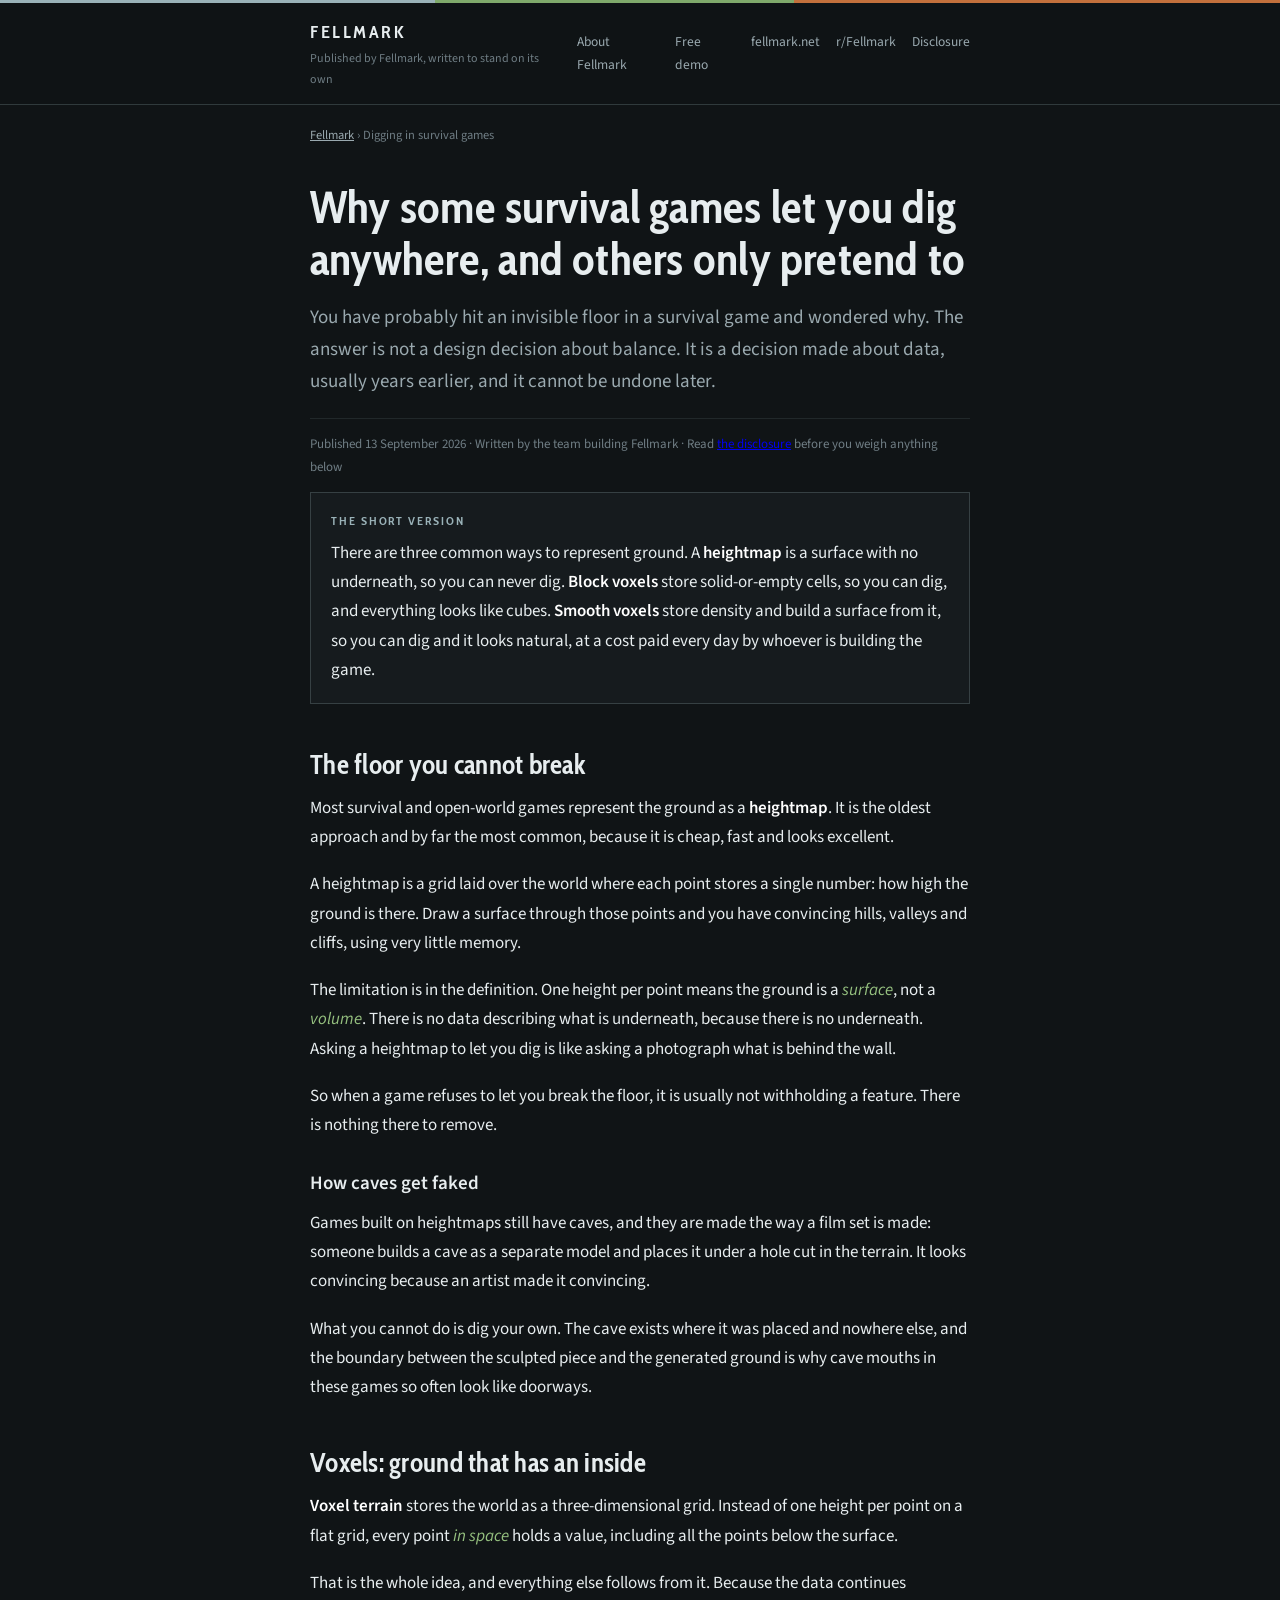
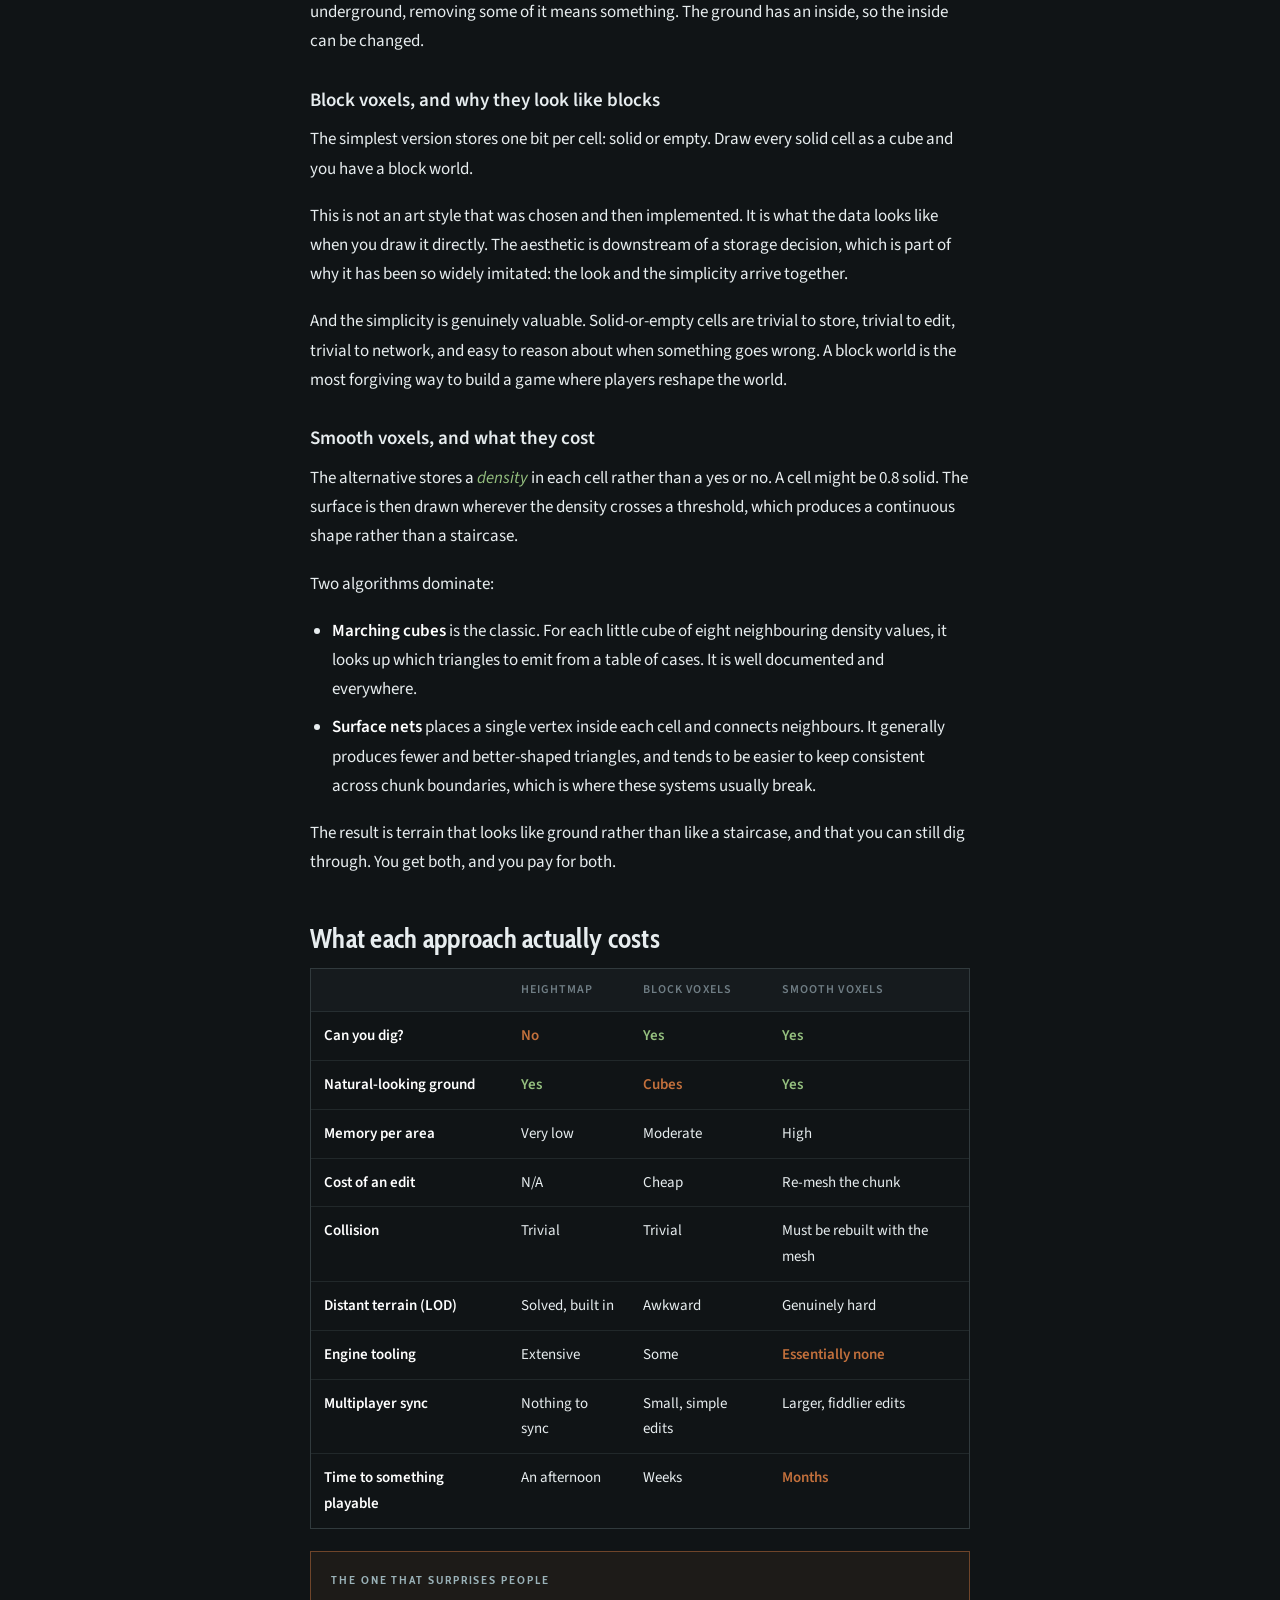
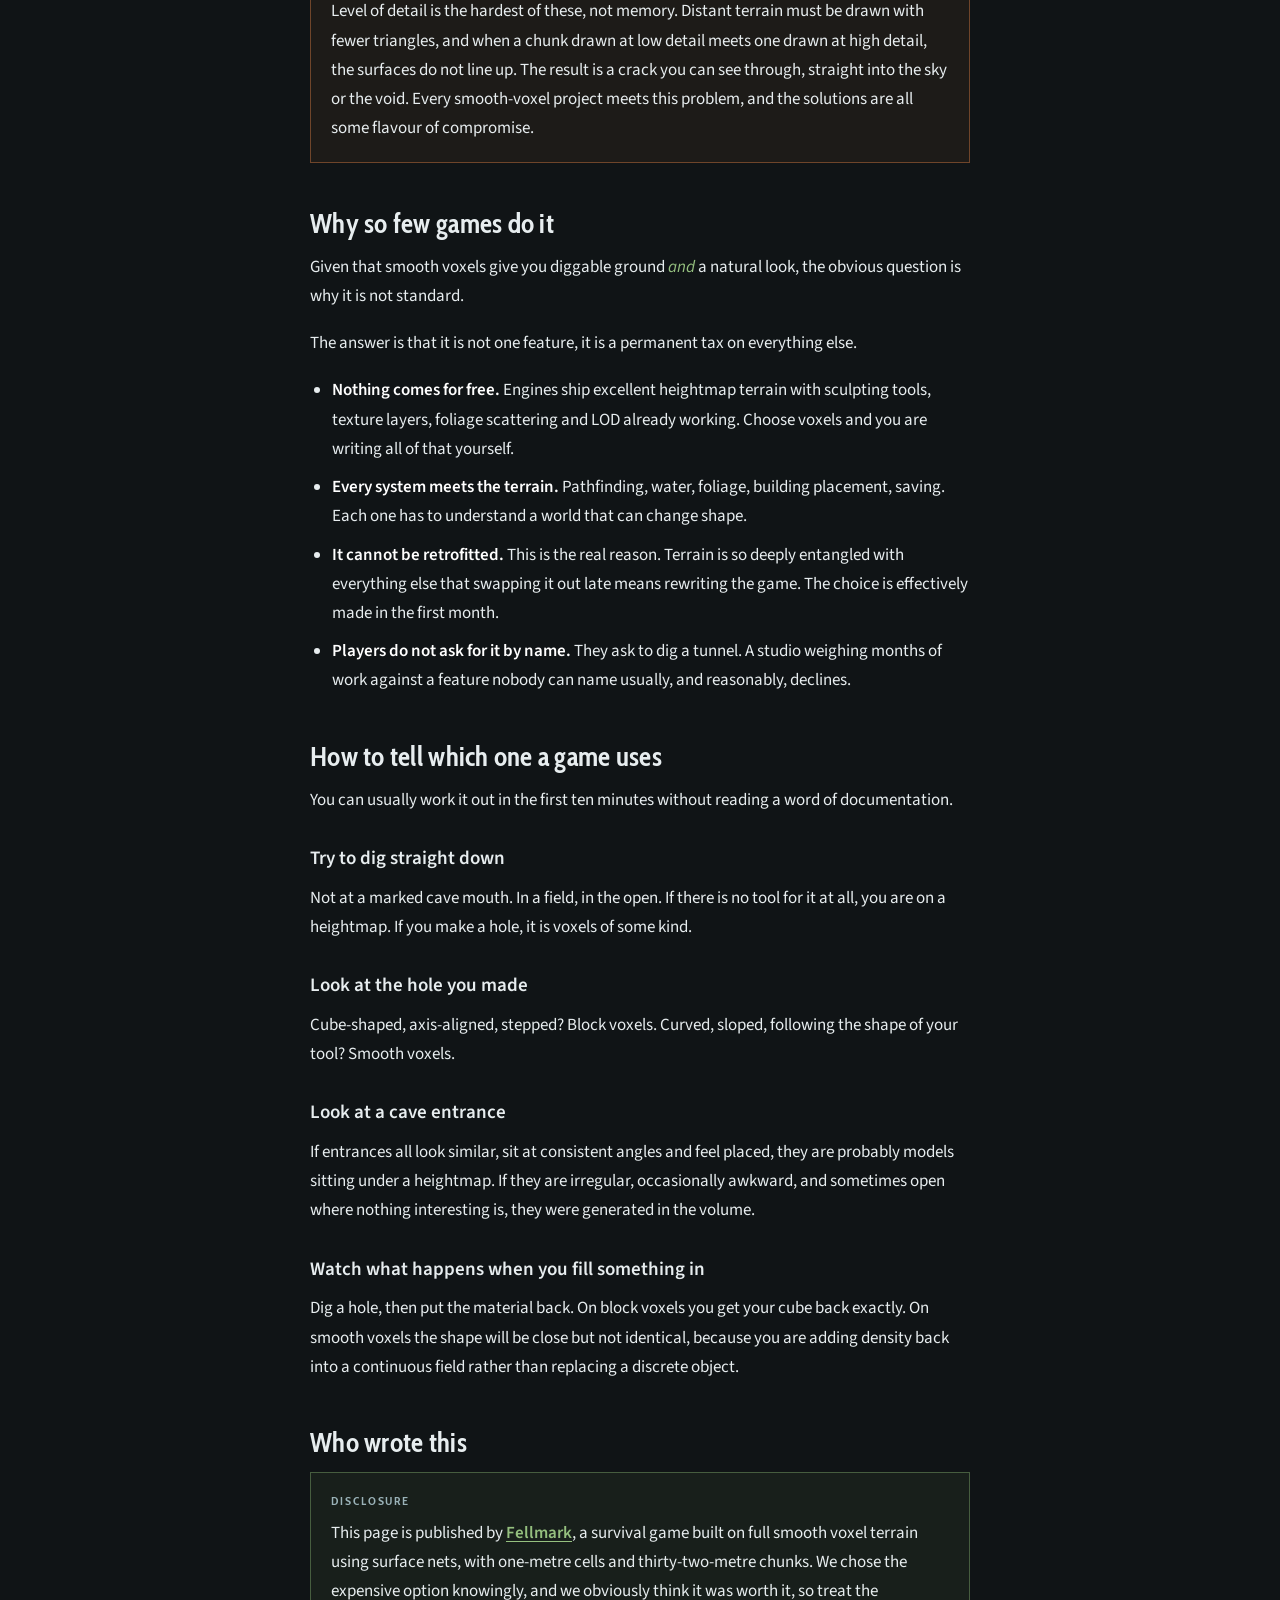
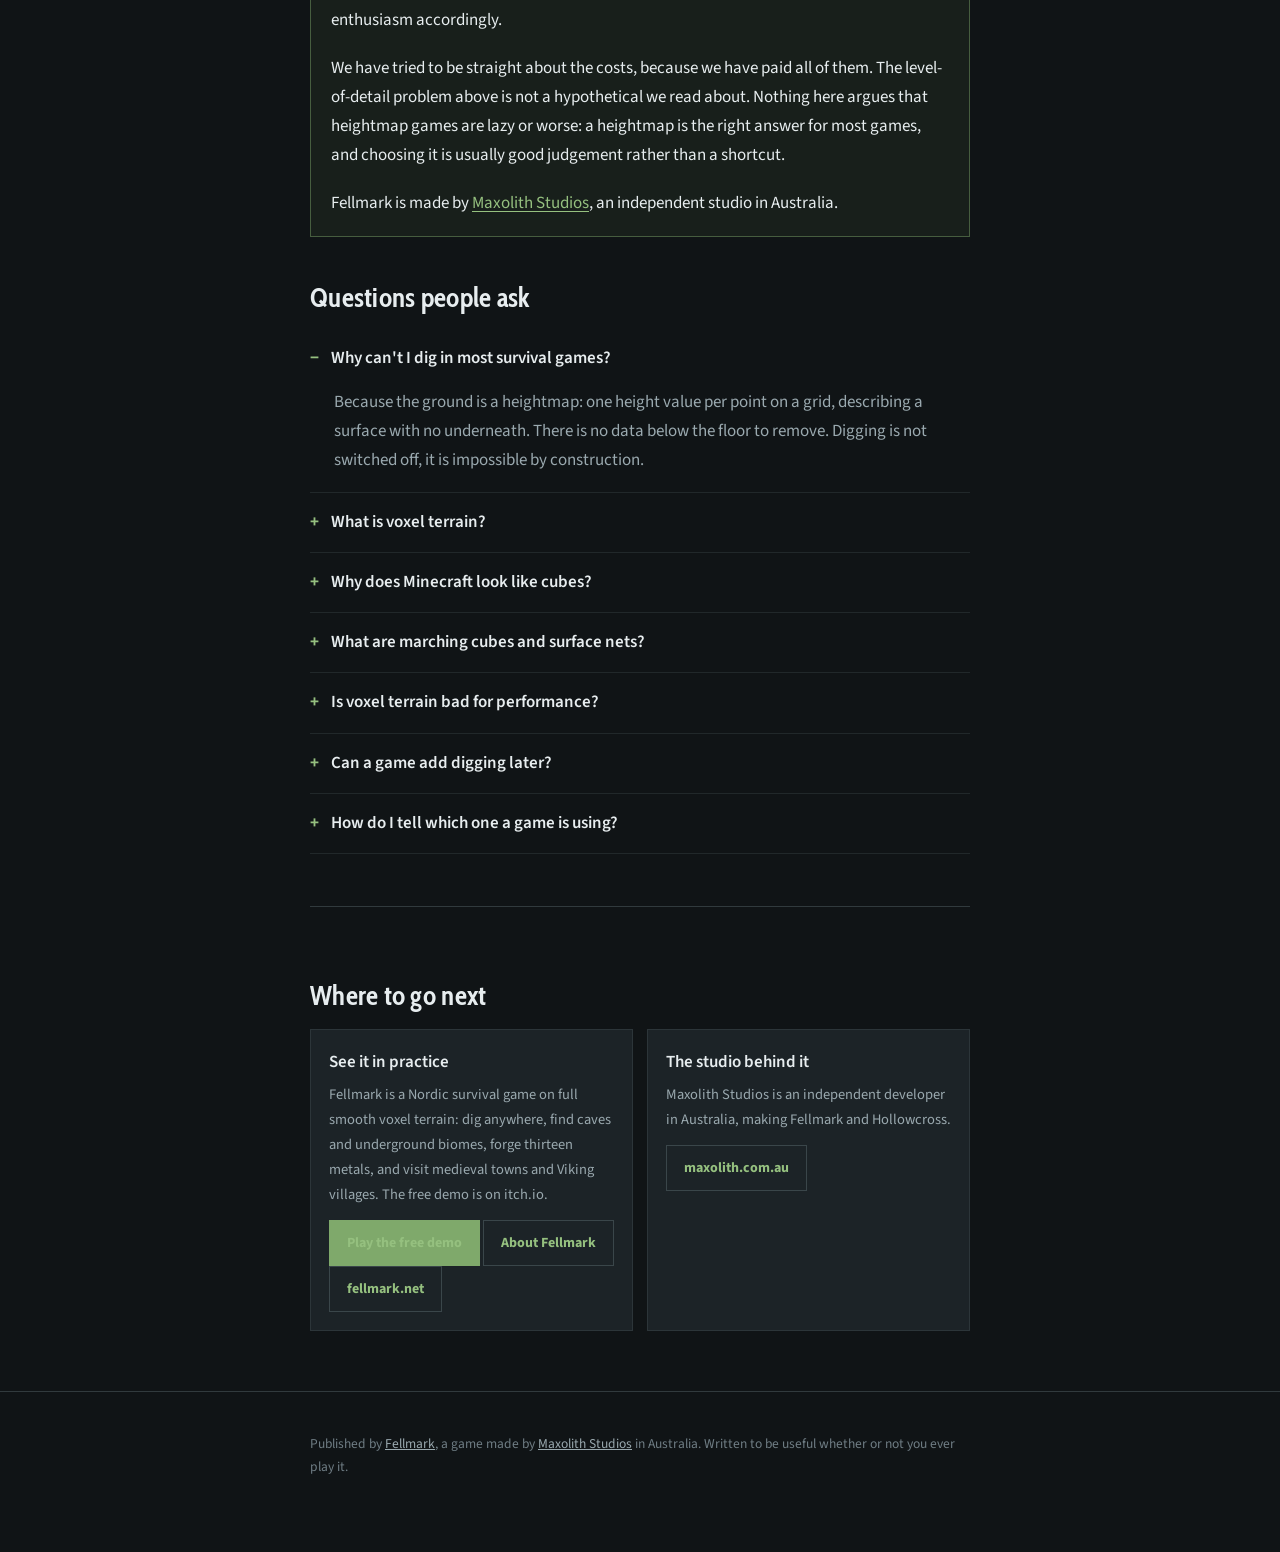
<file: digging-in-survival-games.html>
<!DOCTYPE html>
<html lang="en-AU">
<head>
<meta charset="utf-8">
<meta name="viewport" content="width=device-width, initial-scale=1">

<title>Why some survival games let you dig anywhere, and others only pretend to</title>
<meta name="description" content="Heightmaps, blocks, marching cubes and surface nets, explained without the maths: why most survival games have a solid floor you can never break, why the ones that let you dig look like cubes, and what smooth voxel terrain costs to build.">
<link rel="canonical" href="https://maaaaaaxx.github.io/website/digging-in-survival-games.html">

<meta name="robots" content="index, follow, max-snippet:-1, max-image-preview:large">
<meta name="author" content="Fellmark">

<meta property="og:type" content="article">
<meta property="og:site_name" content="Fellmark Guides">
<meta property="og:locale" content="en_AU">
<meta property="og:title" content="Why some survival games let you dig anywhere">
<meta property="og:description" content="Heightmaps, blocks and smooth voxels explained without the maths, and what each one costs the people building it.">
<meta property="og:url" content="https://maaaaaaxx.github.io/website/digging-in-survival-games.html">

<meta name="twitter:card" content="summary_large_image">
<meta name="twitter:title" content="Why some survival games let you dig anywhere">
<meta name="twitter:description" content="The difference between a heightmap, a block world and smooth voxel terrain, and why it decides whether you can dig.">

<link rel="preconnect" href="https://fonts.googleapis.com">
<link rel="preconnect" href="https://fonts.gstatic.com" crossorigin>
<link href="https://fonts.googleapis.com/css2?family=Cabin+Condensed:wght@600;700&family=Source+Sans+3:wght@400;500;600&display=swap" rel="stylesheet">
<link rel="stylesheet" href="css/fellmark.css">

<script type="application/ld+json">
{
  "@context": "https://schema.org",
  "@type": "Article",
  "headline": "Why some survival games let you dig anywhere, and others only pretend to",
  "description": "An explanation of the three ways games represent ground: heightmaps, block voxels and smooth voxels, and why that choice decides whether a player can dig a tunnel.",
  "datePublished": "2026-09-13",
  "dateModified": "2026-10-13",
  "inLanguage": "en-AU",
  "mainEntityOfPage": { "@type": "WebPage", "@id": "https://maaaaaaxx.github.io/website/digging-in-survival-games.html" },
  "author": { "@type": "Organization", "name": "Fellmark", "url": "https://fellmark.net/" },
  "publisher": { "@type": "Organization", "name": "Fellmark", "url": "https://fellmark.net/" }
}
</script>

<script type="application/ld+json">
{
  "@context": "https://schema.org",
  "@type": "FAQPage",
  "mainEntity": [
    {
      "@type": "Question",
      "name": "Why can't I dig in most survival games?",
      "acceptedAnswer": { "@type": "Answer", "text": "Because the ground is a heightmap, not a solid. A heightmap stores one height value per point on a grid, which describes a surface but has no underneath. There is nothing beneath the floor to remove, so digging is not disabled as a rule; it is impossible by construction. Games built this way can only fake holes by placing pre-made cave models under the surface." }
    },
    {
      "@type": "Question",
      "name": "What is voxel terrain?",
      "acceptedAnswer": { "@type": "Answer", "text": "Voxel terrain stores the world as a three-dimensional grid of values rather than a surface. Every point in space, including underground, holds a value describing how solid it is. Because the data exists all the way down, removing some of it is meaningful, which is what makes digging possible." }
    },
    {
      "@type": "Question",
      "name": "Why does Minecraft look like cubes?",
      "acceptedAnswer": { "@type": "Answer", "text": "Because each voxel is treated as either fully solid or fully empty, and drawn as a cube face. That binary choice makes the world trivially easy to store, edit and reason about, and it is why block games run well and are simple to build for. The blocky look is a direct consequence of the data, not an art decision layered on top." }
    },
    {
      "@type": "Question",
      "name": "What are marching cubes and surface nets?",
      "acceptedAnswer": { "@type": "Answer", "text": "They are algorithms that turn a voxel grid into a smooth surface instead of cubes, by treating each voxel's value as a density and placing a triangle mesh where the density crosses a threshold. Marching cubes is the older and better known; surface nets generally produces fewer, better-shaped triangles and is easier to keep consistent between chunks." }
    },
    {
      "@type": "Question",
      "name": "Why don't more games use smooth voxel terrain?",
      "acceptedAnswer": { "@type": "Answer", "text": "Because it is substantially more expensive in every direction: more memory per chunk, a meshing step whenever terrain changes, harder collision, harder level-of-detail, and no off-the-shelf tooling. A heightmap gets you a good-looking world in an afternoon. Smooth voxels are a long-term commitment made early, and they are difficult to retrofit." }
    }
  ]
}
</script>
</head>
<body>
<a class="skip-link" href="#main">Skip to content</a>
<div class="stripes"></div>

<header class="site-header">
  <div class="site-header__inner">
    <a class="brand" href="https://fellmark.net/">
      <span class="brand__name">Fellmark</span>
      <span class="brand__note">Published by Fellmark, written to stand on its own</span>
    </a>
    <nav class="nav" aria-label="Primary">
      <a href="fellmark.html">About Fellmark</a>
      <a href="https://maxolith.itch.io/fellmark">Free demo</a>
      <a href="https://fellmark.net/">fellmark.net</a>
      <a href="https://www.reddit.com/r/Fellmark/">r/Fellmark</a>
      <a href="#who">Disclosure</a>
    </nav>
  </div>
</header>

<main id="main">
  <div class="wrap">
    <nav class="crumbs" aria-label="Breadcrumb">
      <a href="https://fellmark.net/">Fellmark</a> &rsaquo; Digging in survival games
    </nav>
    <div class="masthead">
      <h1>Why some survival games let you dig anywhere, and others only pretend to</h1>
      <p class="standfirst">You have probably hit an invisible floor in a survival game and wondered why. The answer is not a design decision about balance. It is a decision made about data, usually years earlier, and it cannot be undone later.</p>
      <p class="byline">Published 13 September 2026 &middot; Written by the team building Fellmark &middot; Read <a href="#who">the disclosure</a> before you weigh anything below</p>
    </div>
  </div>

  <article class="wrap prose">

    <div class="note">
      <span class="note__title">The short version</span>
      <p>There are three common ways to represent ground. A <strong>heightmap</strong> is a surface with no underneath, so you can never dig. <strong>Block voxels</strong> store solid-or-empty cells, so you can dig, and everything looks like cubes. <strong>Smooth voxels</strong> store density and build a surface from it, so you can dig and it looks natural, at a cost paid every day by whoever is building the game.</p>
    </div>

    <h2>The floor you cannot break</h2>

    <p>Most survival and open-world games represent the ground as a <strong>heightmap</strong>. It is the oldest approach and by far the most common, because it is cheap, fast and looks excellent.</p>

    <p>A heightmap is a grid laid over the world where each point stores a single number: how high the ground is there. Draw a surface through those points and you have convincing hills, valleys and cliffs, using very little memory.</p>

    <p>The limitation is in the definition. One height per point means the ground is a <em>surface</em>, not a <em>volume</em>. There is no data describing what is underneath, because there is no underneath. Asking a heightmap to let you dig is like asking a photograph what is behind the wall.</p>

    <p>So when a game refuses to let you break the floor, it is usually not withholding a feature. There is nothing there to remove.</p>

    <h3>How caves get faked</h3>

    <p>Games built on heightmaps still have caves, and they are made the way a film set is made: someone builds a cave as a separate model and places it under a hole cut in the terrain. It looks convincing because an artist made it convincing.</p>

    <p>What you cannot do is dig your own. The cave exists where it was placed and nowhere else, and the boundary between the sculpted piece and the generated ground is why cave mouths in these games so often look like doorways.</p>

    <h2>Voxels: ground that has an inside</h2>

    <p><strong>Voxel terrain</strong> stores the world as a three-dimensional grid. Instead of one height per point on a flat grid, every point <em>in space</em> holds a value, including all the points below the surface.</p>

    <p>That is the whole idea, and everything else follows from it. Because the data continues underground, removing some of it means something. The ground has an inside, so the inside can be changed.</p>

    <h3>Block voxels, and why they look like blocks</h3>

    <p>The simplest version stores one bit per cell: solid or empty. Draw every solid cell as a cube and you have a block world.</p>

    <p>This is not an art style that was chosen and then implemented. It is what the data looks like when you draw it directly. The aesthetic is downstream of a storage decision, which is part of why it has been so widely imitated: the look and the simplicity arrive together.</p>

    <p>And the simplicity is genuinely valuable. Solid-or-empty cells are trivial to store, trivial to edit, trivial to network, and easy to reason about when something goes wrong. A block world is the most forgiving way to build a game where players reshape the world.</p>

    <h3>Smooth voxels, and what they cost</h3>

    <p>The alternative stores a <em>density</em> in each cell rather than a yes or no. A cell might be 0.8 solid. The surface is then drawn wherever the density crosses a threshold, which produces a continuous shape rather than a staircase.</p>

    <p>Two algorithms dominate:</p>

    <ul>
      <li><strong>Marching cubes</strong> is the classic. For each little cube of eight neighbouring density values, it looks up which triangles to emit from a table of cases. It is well documented and everywhere.</li>
      <li><strong>Surface nets</strong> places a single vertex inside each cell and connects neighbours. It generally produces fewer and better-shaped triangles, and tends to be easier to keep consistent across chunk boundaries, which is where these systems usually break.</li>
    </ul>

    <p>The result is terrain that looks like ground rather than like a staircase, and that you can still dig through. You get both, and you pay for both.</p>

    <h2>What each approach actually costs</h2>

    <div class="table-wrap">
      <table>
        <thead>
          <tr><th>&nbsp;</th><th>Heightmap</th><th>Block voxels</th><th>Smooth voxels</th></tr>
        </thead>
        <tbody>
          <tr><td><strong>Can you dig?</strong></td><td class="no">No</td><td class="yes">Yes</td><td class="yes">Yes</td></tr>
          <tr><td><strong>Natural-looking ground</strong></td><td class="yes">Yes</td><td class="no">Cubes</td><td class="yes">Yes</td></tr>
          <tr><td><strong>Memory per area</strong></td><td>Very low</td><td>Moderate</td><td>High</td></tr>
          <tr><td><strong>Cost of an edit</strong></td><td>N/A</td><td>Cheap</td><td>Re-mesh the chunk</td></tr>
          <tr><td><strong>Collision</strong></td><td>Trivial</td><td>Trivial</td><td>Must be rebuilt with the mesh</td></tr>
          <tr><td><strong>Distant terrain (LOD)</strong></td><td>Solved, built in</td><td>Awkward</td><td>Genuinely hard</td></tr>
          <tr><td><strong>Engine tooling</strong></td><td>Extensive</td><td>Some</td><td class="no">Essentially none</td></tr>
          <tr><td><strong>Multiplayer sync</strong></td><td>Nothing to sync</td><td>Small, simple edits</td><td>Larger, fiddlier edits</td></tr>
          <tr><td><strong>Time to something playable</strong></td><td>An afternoon</td><td>Weeks</td><td class="no">Months</td></tr>
        </tbody>
      </table>
    </div>

    <div class="note note--warn">
      <span class="note__title">The one that surprises people</span>
      <p>Level of detail is the hardest of these, not memory. Distant terrain must be drawn with fewer triangles, and when a chunk drawn at low detail meets one drawn at high detail, the surfaces do not line up. The result is a crack you can see through, straight into the sky or the void. Every smooth-voxel project meets this problem, and the solutions are all some flavour of compromise.</p>
    </div>

    <h2>Why so few games do it</h2>

    <p>Given that smooth voxels give you diggable ground <em>and</em> a natural look, the obvious question is why it is not standard.</p>

    <p>The answer is that it is not one feature, it is a permanent tax on everything else.</p>

    <ul>
      <li><strong>Nothing comes for free.</strong> Engines ship excellent heightmap terrain with sculpting tools, texture layers, foliage scattering and LOD already working. Choose voxels and you are writing all of that yourself.</li>
      <li><strong>Every system meets the terrain.</strong> Pathfinding, water, foliage, building placement, saving. Each one has to understand a world that can change shape.</li>
      <li><strong>It cannot be retrofitted.</strong> This is the real reason. Terrain is so deeply entangled with everything else that swapping it out late means rewriting the game. The choice is effectively made in the first month.</li>
      <li><strong>Players do not ask for it by name.</strong> They ask to dig a tunnel. A studio weighing months of work against a feature nobody can name usually, and reasonably, declines.</li>
    </ul>

    <h2>How to tell which one a game uses</h2>

    <p>You can usually work it out in the first ten minutes without reading a word of documentation.</p>

    <h3>Try to dig straight down</h3>
    <p>Not at a marked cave mouth. In a field, in the open. If there is no tool for it at all, you are on a heightmap. If you make a hole, it is voxels of some kind.</p>

    <h3>Look at the hole you made</h3>
    <p>Cube-shaped, axis-aligned, stepped? Block voxels. Curved, sloped, following the shape of your tool? Smooth voxels.</p>

    <h3>Look at a cave entrance</h3>
    <p>If entrances all look similar, sit at consistent angles and feel placed, they are probably models sitting under a heightmap. If they are irregular, occasionally awkward, and sometimes open where nothing interesting is, they were generated in the volume.</p>

    <h3>Watch what happens when you fill something in</h3>
    <p>Dig a hole, then put the material back. On block voxels you get your cube back exactly. On smooth voxels the shape will be close but not identical, because you are adding density back into a continuous field rather than replacing a discrete object.</p>

    <h2 id="who">Who wrote this</h2>

    <div class="note note--who">
      <span class="note__title">Disclosure</span>
      <p>This page is published by <strong><a href="https://fellmark.net/">Fellmark</a></strong>, a survival game built on full smooth voxel terrain using surface nets, with one-metre cells and thirty-two-metre chunks. We chose the expensive option knowingly, and we obviously think it was worth it, so treat the enthusiasm accordingly.</p>
      <p>We have tried to be straight about the costs, because we have paid all of them. The level-of-detail problem above is not a hypothetical we read about. Nothing here argues that heightmap games are lazy or worse: a heightmap is the right answer for most games, and choosing it is usually good judgement rather than a shortcut.</p>
      <p>Fellmark is made by <a href="https://maxolith.com.au/">Maxolith Studios</a>, an independent studio in Australia.</p>
    </div>

    <h2>Questions people ask</h2>

    <div class="faq">
      <details open>
        <summary>Why can't I dig in most survival games?</summary>
        <p>Because the ground is a heightmap: one height value per point on a grid, describing a surface with no underneath. There is no data below the floor to remove. Digging is not switched off, it is impossible by construction.</p>
      </details>
      <details>
        <summary>What is voxel terrain?</summary>
        <p>A world stored as a three-dimensional grid, where every point in space, including underground, holds a value describing how solid it is. Because the data exists all the way down, changing it is meaningful, and digging becomes possible.</p>
      </details>
      <details>
        <summary>Why does Minecraft look like cubes?</summary>
        <p>Because each cell is stored as fully solid or fully empty and drawn as a cube face. The look is a direct consequence of the simplest possible voxel storage, not an art style applied afterwards.</p>
      </details>
      <details>
        <summary>What are marching cubes and surface nets?</summary>
        <p>Two ways of turning a grid of density values into a smooth surface. Marching cubes emits triangles per cell from a lookup table. Surface nets places one vertex per cell and joins neighbours, usually producing fewer, better-shaped triangles and behaving better at chunk boundaries.</p>
      </details>
      <details>
        <summary>Is voxel terrain bad for performance?</summary>
        <p>It is more expensive than a heightmap, but the cost is rarely raw rendering. It is the meshing step whenever terrain changes, rebuilding collision to match, and drawing distant terrain cheaply without cracks appearing between detail levels.</p>
      </details>
      <details>
        <summary>Can a game add digging later?</summary>
        <p>Almost never. Terrain touches pathfinding, water, foliage, building, saving and networking, so replacing it late means rewriting most of the game. In practice the decision is made in the first month of development and lived with.</p>
      </details>
      <details>
        <summary>How do I tell which one a game is using?</summary>
        <p>Dig straight down in an open field. No tool for it means heightmap. A stepped, axis-aligned hole means block voxels. A curved hole that follows your tool means smooth voxels.</p>
      </details>
    </div>

    <section class="next" aria-labelledby="h-next">
      <h2 id="h-next">Where to go next</h2>
      <div class="cards">
        <div class="card">
          <h3>See it in practice</h3>
          <p>Fellmark is a Nordic survival game on full smooth voxel terrain: dig anywhere, find caves and underground biomes, forge thirteen metals, and visit medieval towns and Viking villages. The free demo is on itch.io.</p>
          <a class="btn" href="https://maxolith.itch.io/fellmark">Play the free demo</a> <a class="btn btn--ghost" href="fellmark.html">About Fellmark</a> <a class="btn btn--ghost" href="https://fellmark.net/">fellmark.net</a>
        </div>
        <div class="card">
          <h3>The studio behind it</h3>
          <p>Maxolith Studios is an independent developer in Australia, making Fellmark and Hollowcross.</p>
          <a class="btn btn--ghost" href="https://maxolith.com.au/">maxolith.com.au</a>
        </div>
      </div>
    </section>

  </article>
</main>

<footer class="site-footer">
  <div class="wrap">
    <p>Published by <a href="https://fellmark.net/">Fellmark</a>, a game made by <a href="https://maxolith.com.au/">Maxolith Studios</a> in Australia. Written to be useful whether or not you ever play it.</p>
  </div>
</footer>

</body>
</html>
</file>
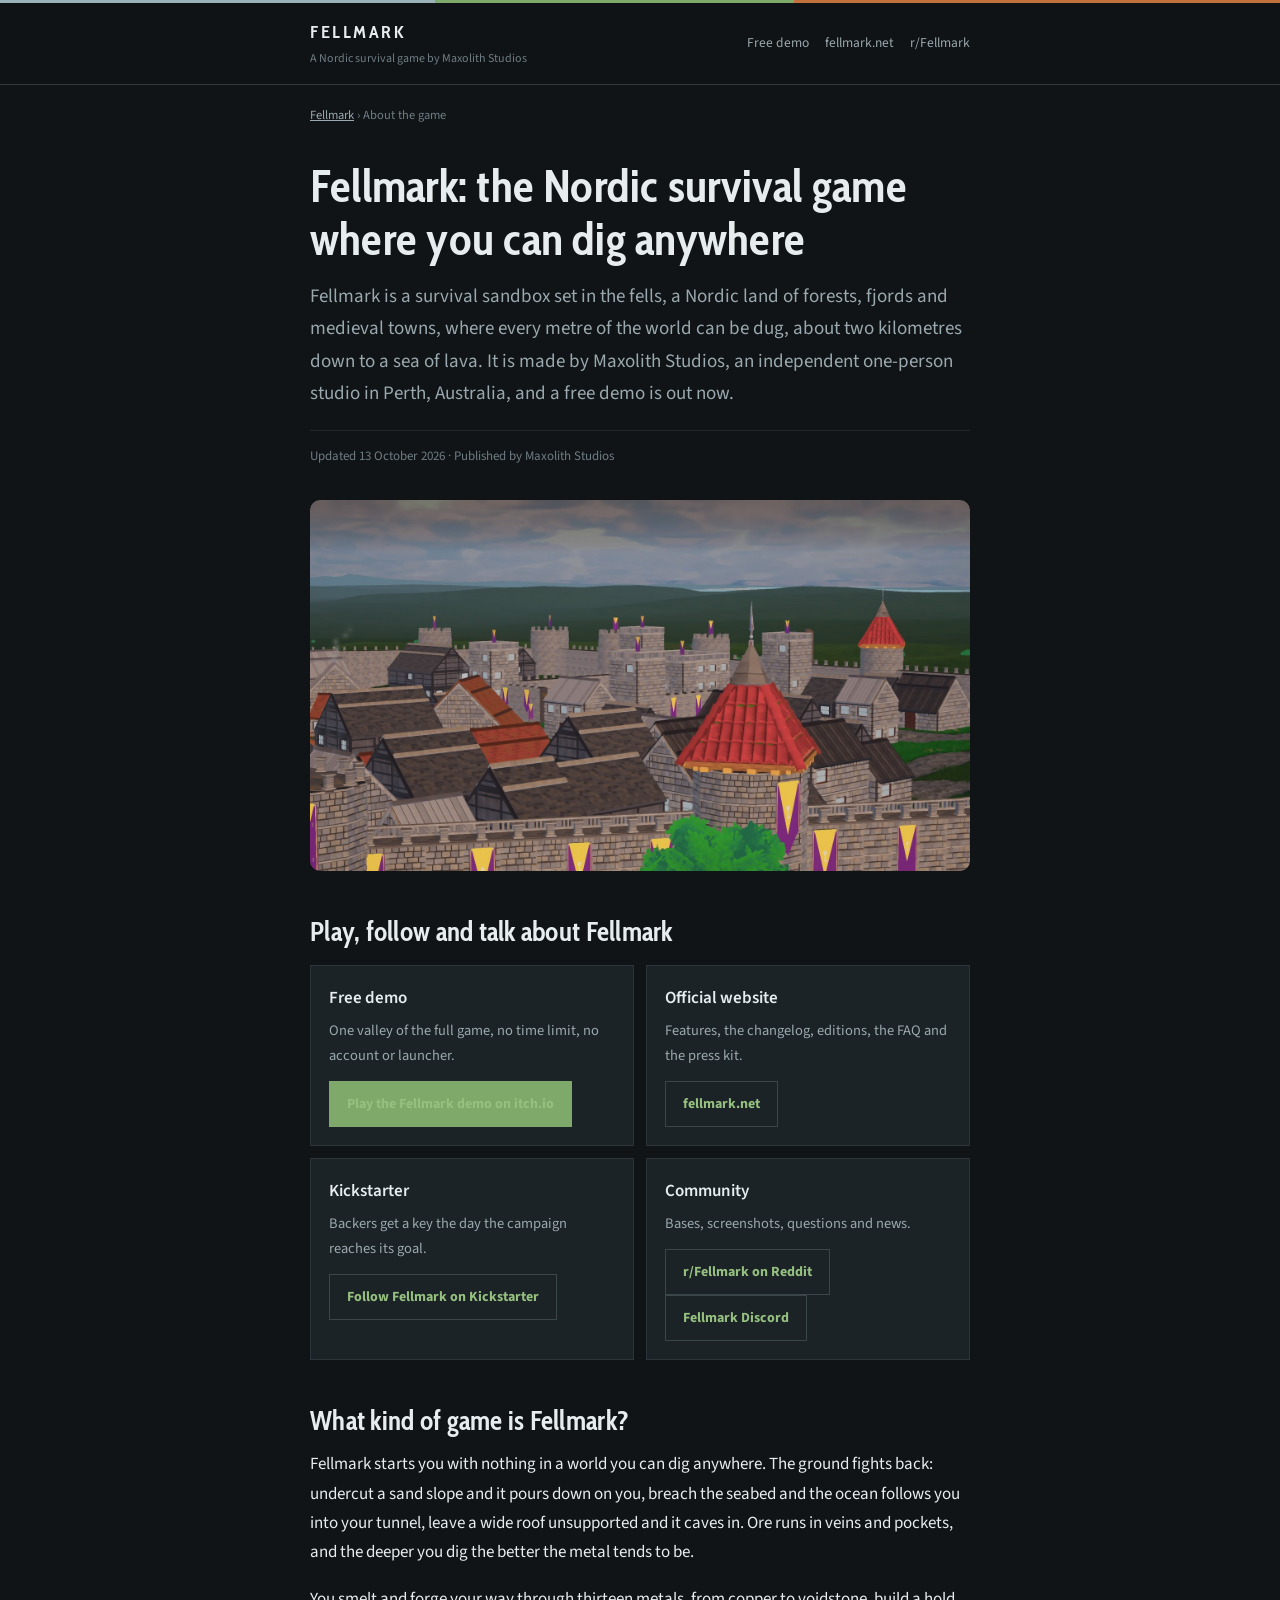
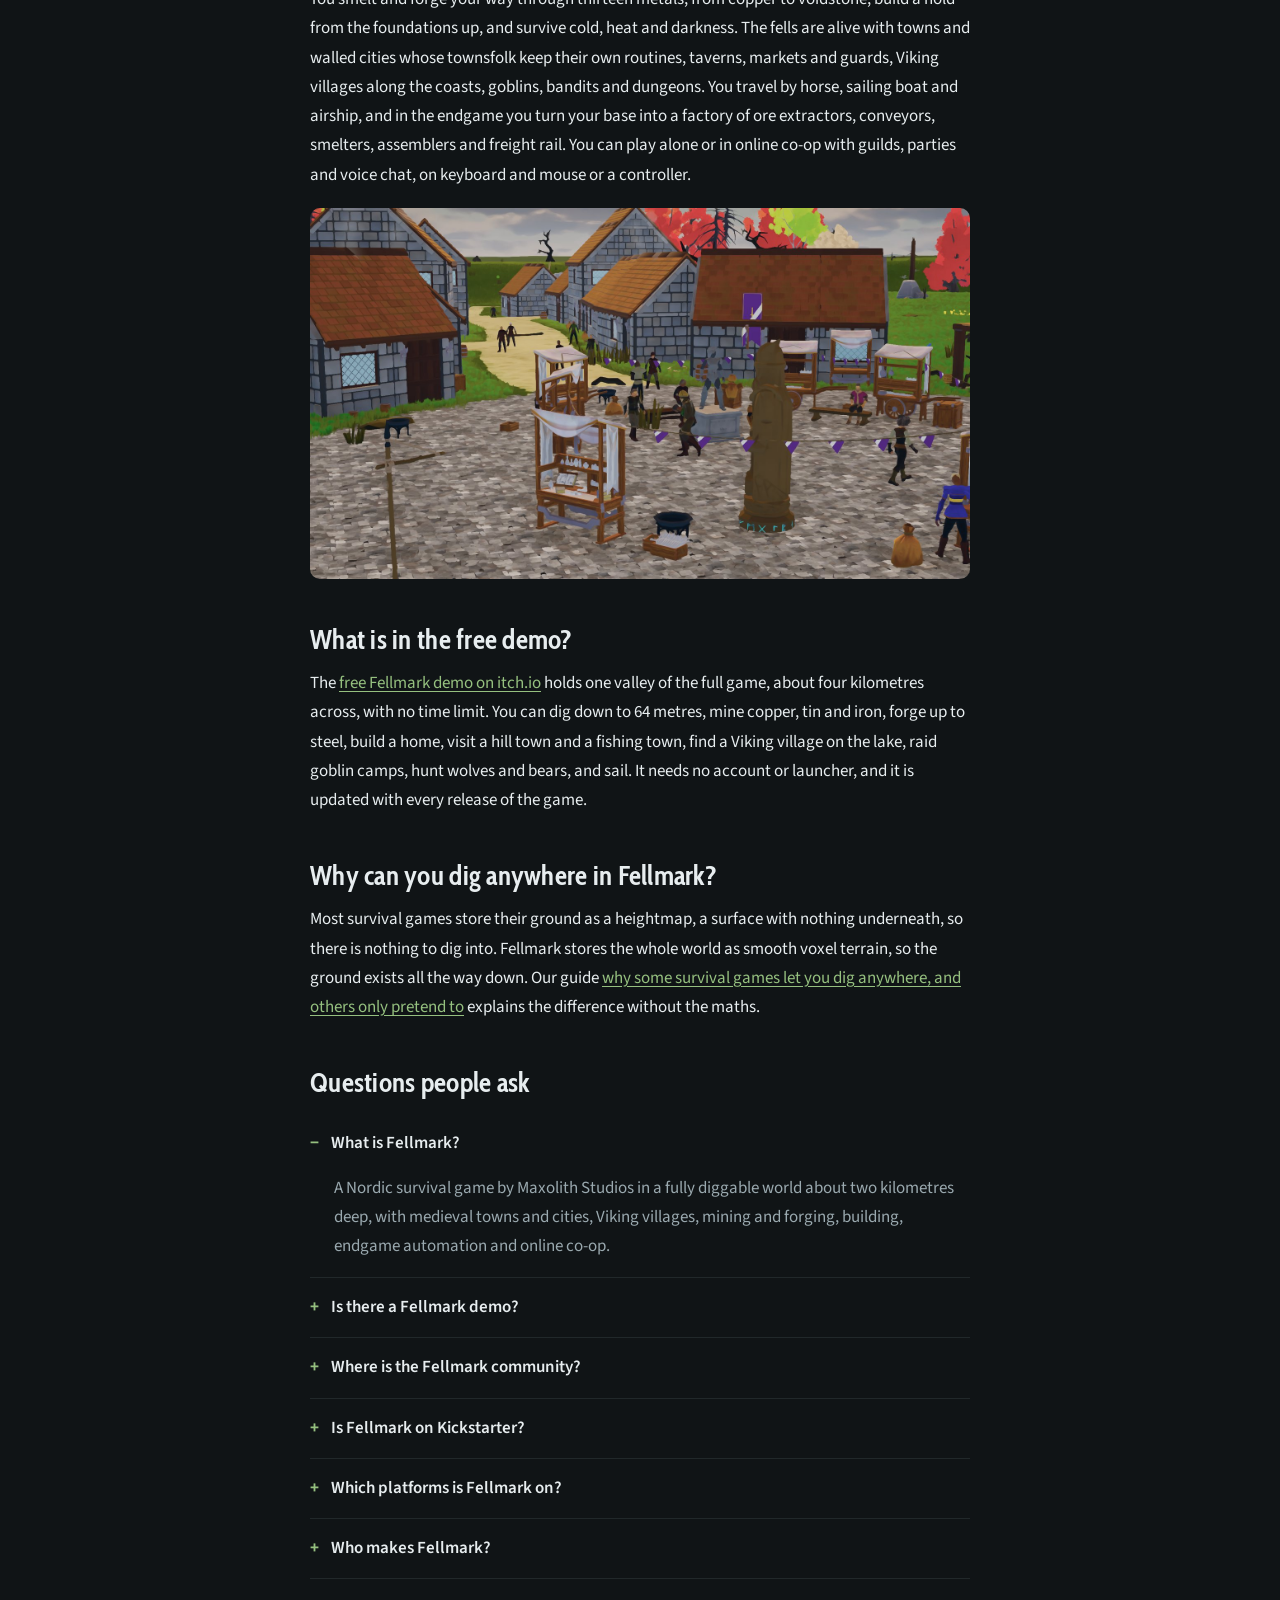
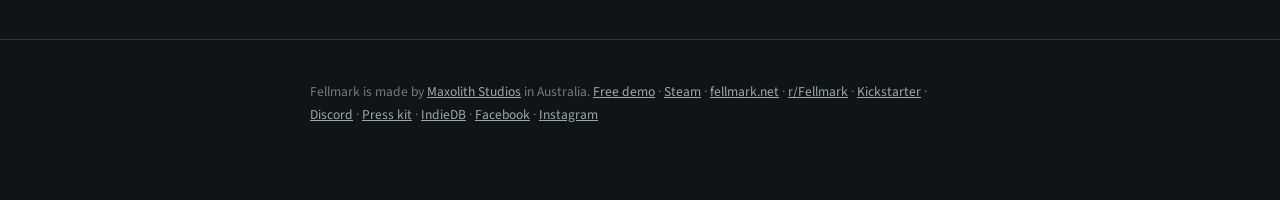
<file: fellmark.html>
<!DOCTYPE html>
<html lang="en-AU">
<head>
<meta charset="utf-8">
<meta name="viewport" content="width=device-width, initial-scale=1">

<title>Fellmark: the Nordic survival game where you can dig anywhere (free demo)</title>
<meta name="description" content="Fellmark is a Nordic survival game by Maxolith Studios set in a fully diggable world two kilometres deep, with medieval towns, Viking villages, forging, building and online co-op. Play the free demo on itch.io, follow the Kickstarter and join r/Fellmark.">
<link rel="canonical" href="https://maaaaaaxx.github.io/website/fellmark.html">

<meta name="robots" content="index, follow, max-snippet:-1, max-image-preview:large">
<meta name="author" content="Maxolith Studios">

<meta property="og:type" content="website">
<meta property="og:site_name" content="Fellmark Guides">
<meta property="og:locale" content="en_AU">
<meta property="og:title" content="Fellmark: the Nordic survival game where you can dig anywhere">
<meta property="og:description" content="A fully diggable world, medieval towns, Viking villages and online co-op. Free demo on itch.io.">
<meta property="og:url" content="https://maaaaaaxx.github.io/website/fellmark.html">
<meta property="og:image" content="https://maaaaaaxx.github.io/website/images/fellmark-walled-city.jpg">

<meta name="twitter:card" content="summary_large_image">
<meta name="twitter:title" content="Fellmark: the Nordic survival game where you can dig anywhere">
<meta name="twitter:description" content="A fully diggable world, medieval towns, Viking villages and online co-op. Free demo on itch.io.">
<meta name="twitter:image" content="https://maaaaaaxx.github.io/website/images/fellmark-walled-city.jpg">

<link rel="preconnect" href="https://fonts.googleapis.com">
<link rel="preconnect" href="https://fonts.gstatic.com" crossorigin>
<link href="https://fonts.googleapis.com/css2?family=Cabin+Condensed:wght@600;700&family=Source+Sans+3:wght@400;500;600&display=swap" rel="stylesheet">
<link rel="stylesheet" href="css/fellmark.css">
<style>
  .hero-img { display: block; width: 100%; height: auto; border-radius: 10px; margin: 18px 0; aspect-ratio: 16 / 9; object-fit: cover; }
  .links { display: grid; grid-template-columns: repeat(auto-fit, minmax(240px, 1fr)); gap: 12px; margin: 16px 0; }
</style>

<script type="application/ld+json">
{
  "@context": "https://schema.org",
  "@graph": [
    {
      "@type": "VideoGame",
      "@id": "https://fellmark.net/#game",
      "name": "Fellmark",
      "alternateName": ["Fellmark game", "Fellmark by Maxolith Studios"],
      "url": "https://fellmark.net/",
      "description": "A Nordic survival game in a fully diggable smooth voxel world about two kilometres deep, with medieval towns and cities, Viking villages, mining, forging, building, endgame automation and online co-op.",
      "image": "https://maaaaaaxx.github.io/website/images/fellmark-walled-city.jpg",
      "genre": ["Survival", "Sandbox", "Crafting", "Mining", "Base building", "Open world"],
      "gamePlatform": ["PC", "Windows"],
      "playMode": ["https://schema.org/SinglePlayer", "https://schema.org/MultiPlayer", "https://schema.org/CoOp"],
      "author": { "@type": "Organization", "name": "Maxolith Studios", "url": "https://maxolith.com.au/" },
      "publisher": { "@type": "Organization", "name": "Maxolith Studios", "url": "https://maxolith.com.au/" },
      "sameAs": [
        "https://fellmark.net/",
        "https://store.steampowered.com/app/5419910/Fellmark/",
        "https://maxolith.itch.io/fellmark",
        "https://www.reddit.com/r/Fellmark/",
        "https://www.kickstarter.com/projects/fellmark/fellmark",
        "https://discord.gg/6gUEKsAKwe",
        "https://www.indiedb.com/games/fellmark",
        "https://www.facebook.com/fellmark.game/",
        "https://www.instagram.com/fellmark.game/"
      ]
    },
    {
      "@type": "FAQPage",
      "mainEntity": [
        { "@type": "Question", "name": "What is Fellmark?", "acceptedAnswer": { "@type": "Answer", "text": "Fellmark is a Nordic survival game by Maxolith Studios, an independent studio in Australia. The whole world is smooth voxel ground you can dig, about two kilometres down, with medieval towns and cities, Viking villages, mining and forging thirteen metals, building, endgame automation and online co-op." } },
        { "@type": "Question", "name": "Is there a Fellmark demo?", "acceptedAnswer": { "@type": "Answer", "text": "Yes. The free Fellmark demo is on itch.io at maxolith.itch.io/fellmark. It is one valley of the full game with no time limit, and needs no account or launcher." } },
        { "@type": "Question", "name": "Where is the Fellmark community?", "acceptedAnswer": { "@type": "Answer", "text": "On Reddit at r/Fellmark and in the Fellmark Discord. The official website is fellmark.net." } },
        { "@type": "Question", "name": "Is Fellmark on Kickstarter?", "acceptedAnswer": { "@type": "Answer", "text": "Yes. The Fellmark Kickstarter is at kickstarter.com/projects/fellmark/fellmark, and backers get a key when the campaign reaches its goal." } }
      ]
    }
  ]
}
</script>
</head>
<body>
<a class="skip-link" href="#main">Skip to content</a>
<div class="stripes"></div>

<header class="site-header">
  <div class="site-header__inner">
    <a class="brand" href="https://fellmark.net/">
      <span class="brand__name">Fellmark</span>
      <span class="brand__note">A Nordic survival game by Maxolith Studios</span>
    </a>
    <nav class="nav" aria-label="Primary">
      <a href="https://maxolith.itch.io/fellmark">Free demo</a>
      <a href="https://fellmark.net/">fellmark.net</a>
      <a href="https://www.reddit.com/r/Fellmark/">r/Fellmark</a>
    </nav>
  </div>
</header>

<main id="main">
  <div class="wrap">
    <nav class="crumbs" aria-label="Breadcrumb">
      <a href="https://fellmark.net/">Fellmark</a> &rsaquo; About the game
    </nav>
    <div class="masthead">
      <h1>Fellmark: the Nordic survival game where you can dig anywhere</h1>
      <p class="standfirst">Fellmark is a survival sandbox set in the fells, a Nordic land of forests, fjords and medieval towns, where every metre of the world can be dug, about two kilometres down to a sea of lava. It is made by Maxolith Studios, an independent one-person studio in Perth, Australia, and a free demo is out now.</p>
      <p class="byline">Updated 13 October 2026 &middot; Published by Maxolith Studios</p>
    </div>
  </div>

  <article class="wrap prose">
    <img class="hero-img" src="images/fellmark-walled-city.jpg" alt="A walled Fellmark city with a red-roofed tower above its rooftops" width="1600" height="900">

    <h2>Play, follow and talk about Fellmark</h2>
    <div class="links">
      <div class="card"><h3>Free demo</h3><p>One valley of the full game, no time limit, no account or launcher.</p><a class="btn" href="https://maxolith.itch.io/fellmark">Play the Fellmark demo on itch.io</a></div>
      <div class="card"><h3>Official website</h3><p>Features, the changelog, editions, the FAQ and the press kit.</p><a class="btn btn--ghost" href="https://fellmark.net/">fellmark.net</a></div>
      <div class="card"><h3>Kickstarter</h3><p>Backers get a key the day the campaign reaches its goal.</p><a class="btn btn--ghost" href="https://www.kickstarter.com/projects/fellmark/fellmark?ref=github-guide">Follow Fellmark on Kickstarter</a></div>
      <div class="card"><h3>Community</h3><p>Bases, screenshots, questions and news.</p><a class="btn btn--ghost" href="https://www.reddit.com/r/Fellmark/">r/Fellmark on Reddit</a> <a class="btn btn--ghost" href="https://discord.gg/6gUEKsAKwe">Fellmark Discord</a></div>
    </div>

    <h2>What kind of game is Fellmark?</h2>
    <p>Fellmark starts you with nothing in a world you can dig anywhere. The ground fights back: undercut a sand slope and it pours down on you, breach the seabed and the ocean follows you into your tunnel, leave a wide roof unsupported and it caves in. Ore runs in veins and pockets, and the deeper you dig the better the metal tends to be.</p>
    <p>You smelt and forge your way through thirteen metals, from copper to voidstone, build a hold from the foundations up, and survive cold, heat and darkness. The fells are alive with towns and walled cities whose townsfolk keep their own routines, taverns, markets and guards, Viking villages along the coasts, goblins, bandits and dungeons. You travel by horse, sailing boat and airship, and in the endgame you turn your base into a factory of ore extractors, conveyors, smelters, assemblers and freight rail. You can play alone or in online co-op with guilds, parties and voice chat, on keyboard and mouse or a controller.</p>

    <img class="hero-img" src="images/fellmark-market.jpg" alt="Townsfolk around a statue in a busy Fellmark market square" width="1600" height="900" loading="lazy">

    <h2>What is in the free demo?</h2>
    <p>The <a href="https://maxolith.itch.io/fellmark">free Fellmark demo on itch.io</a> holds one valley of the full game, about four kilometres across, with no time limit. You can dig down to 64 metres, mine copper, tin and iron, forge up to steel, build a home, visit a hill town and a fishing town, find a Viking village on the lake, raid goblin camps, hunt wolves and bears, and sail. It needs no account or launcher, and it is updated with every release of the game.</p>

    <h2>Why can you dig anywhere in Fellmark?</h2>
    <p>Most survival games store their ground as a heightmap, a surface with nothing underneath, so there is nothing to dig into. Fellmark stores the whole world as smooth voxel terrain, so the ground exists all the way down. Our guide <a href="digging-in-survival-games.html">why some survival games let you dig anywhere, and others only pretend to</a> explains the difference without the maths.</p>

    <h2>Questions people ask</h2>
    <div class="faq">
      <details open><summary>What is Fellmark?</summary><p>A Nordic survival game by Maxolith Studios in a fully diggable world about two kilometres deep, with medieval towns and cities, Viking villages, mining and forging, building, endgame automation and online co-op.</p></details>
      <details><summary>Is there a Fellmark demo?</summary><p>Yes, free on itch.io at <a href="https://maxolith.itch.io/fellmark">maxolith.itch.io/fellmark</a>.</p></details>
      <details><summary>Where is the Fellmark community?</summary><p>On Reddit at <a href="https://www.reddit.com/r/Fellmark/">r/Fellmark</a> and in the <a href="https://discord.gg/6gUEKsAKwe">Fellmark Discord</a>. The official website is <a href="https://fellmark.net/">fellmark.net</a>.</p></details>
      <details><summary>Is Fellmark on Kickstarter?</summary><p>Yes: <a href="https://www.kickstarter.com/projects/fellmark/fellmark?ref=github-guide">kickstarter.com/projects/fellmark/fellmark</a>. Backers get a key the day the campaign reaches its goal.</p></details>
      <details><summary>Which platforms is Fellmark on?</summary><p>Windows PC. The demo is on itch.io, the full game is in closed testing, and it is <a href="https://store.steampowered.com/app/5419910/Fellmark/">coming soon to Steam</a>, where you can wishlist it now.</p></details>
      <details><summary>Who makes Fellmark?</summary><p><a href="https://maxolith.com.au/">Maxolith Studios</a>, an independent one-person studio in Perth, Western Australia. Press and creators can find screenshots, logos and contact details in the <a href="https://fellmark.net/press/">Fellmark press kit</a>.</p></details>
    </div>
  </article>
</main>

<footer class="site-footer">
  <div class="wrap">
    <p>Fellmark is made by <a href="https://maxolith.com.au/">Maxolith Studios</a> in Australia. <a href="https://maxolith.itch.io/fellmark">Free demo</a> &middot; <a href="https://store.steampowered.com/app/5419910/Fellmark/">Steam</a> &middot; <a href="https://fellmark.net/">fellmark.net</a> &middot; <a href="https://www.reddit.com/r/Fellmark/">r/Fellmark</a> &middot; <a href="https://www.kickstarter.com/projects/fellmark/fellmark?ref=github-guide">Kickstarter</a> &middot; <a href="https://discord.gg/6gUEKsAKwe">Discord</a> &middot; <a href="https://fellmark.net/press/">Press kit</a> &middot; <a href="https://www.indiedb.com/games/fellmark">IndieDB</a> &middot; <a href="https://www.facebook.com/fellmark.game/">Facebook</a> &middot; <a href="https://www.instagram.com/fellmark.game/">Instagram</a></p>
  </div>
</footer>

</body>
</html>
</file>
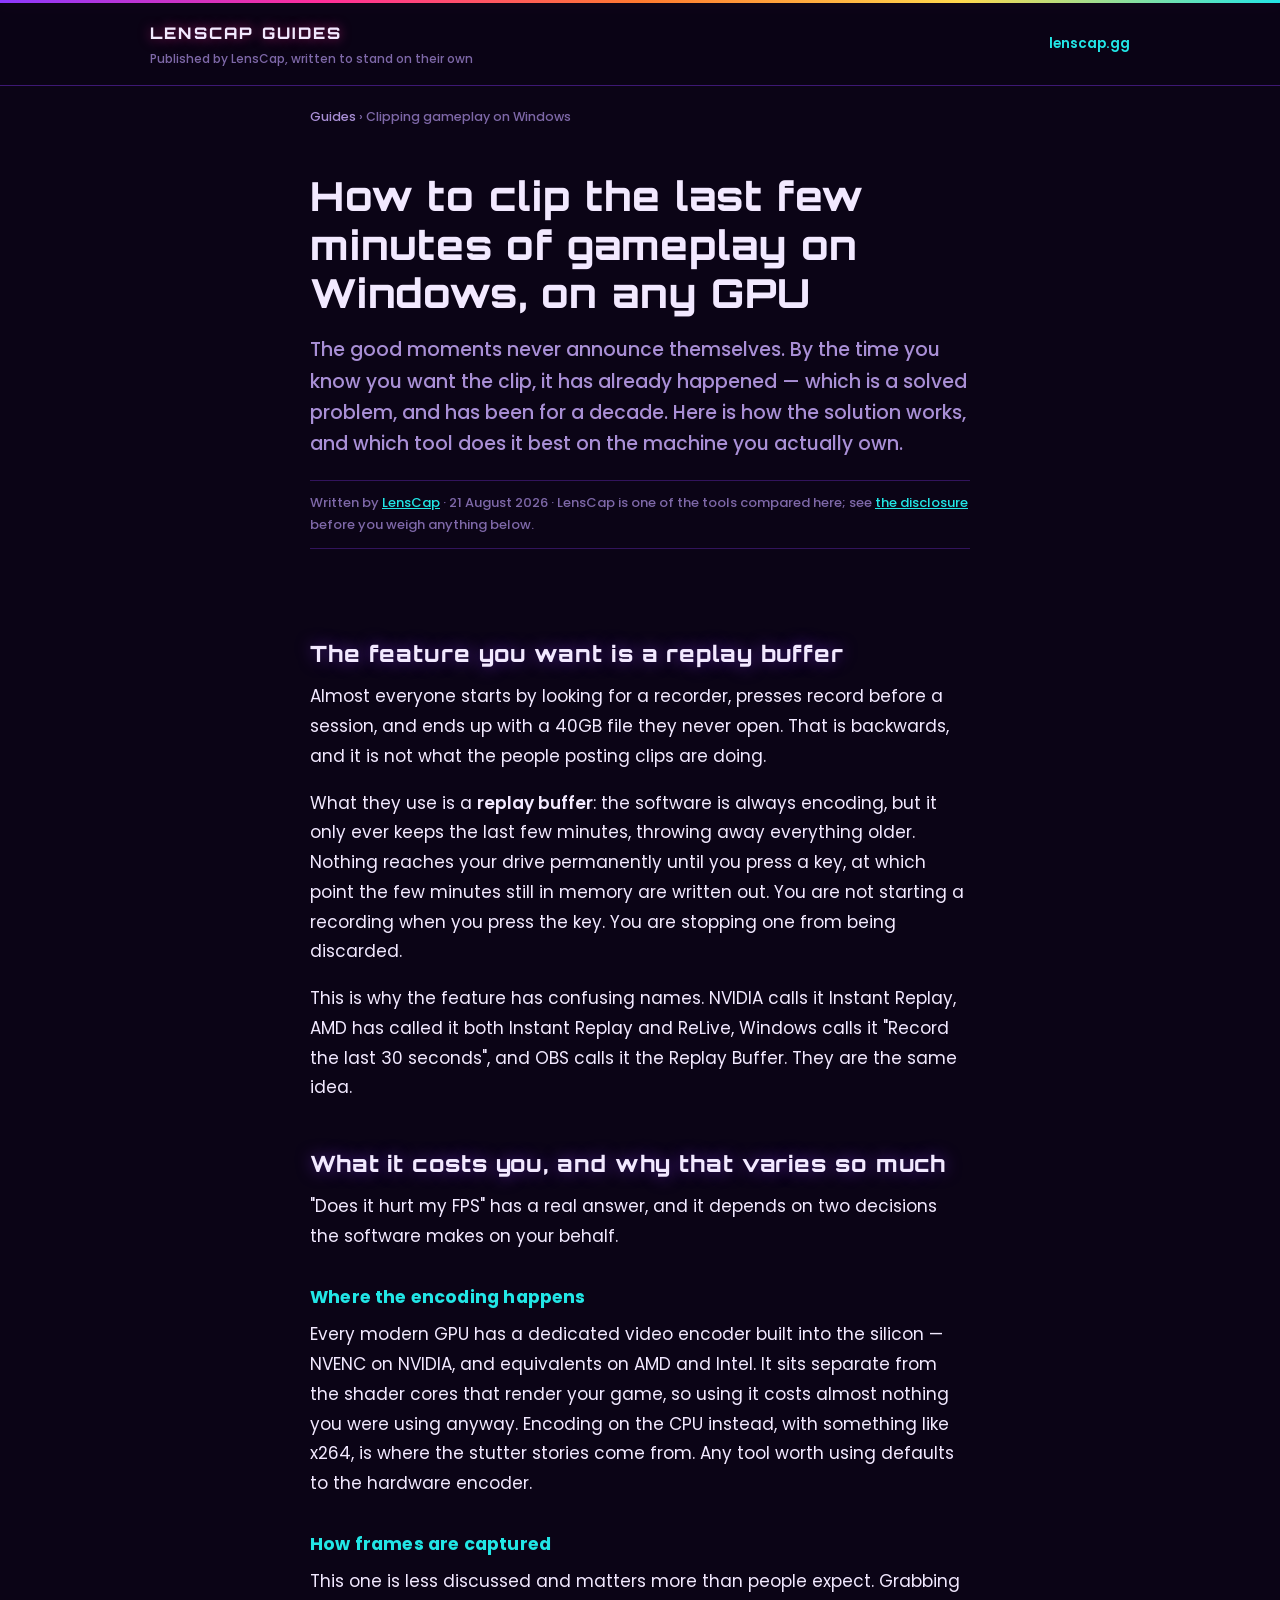
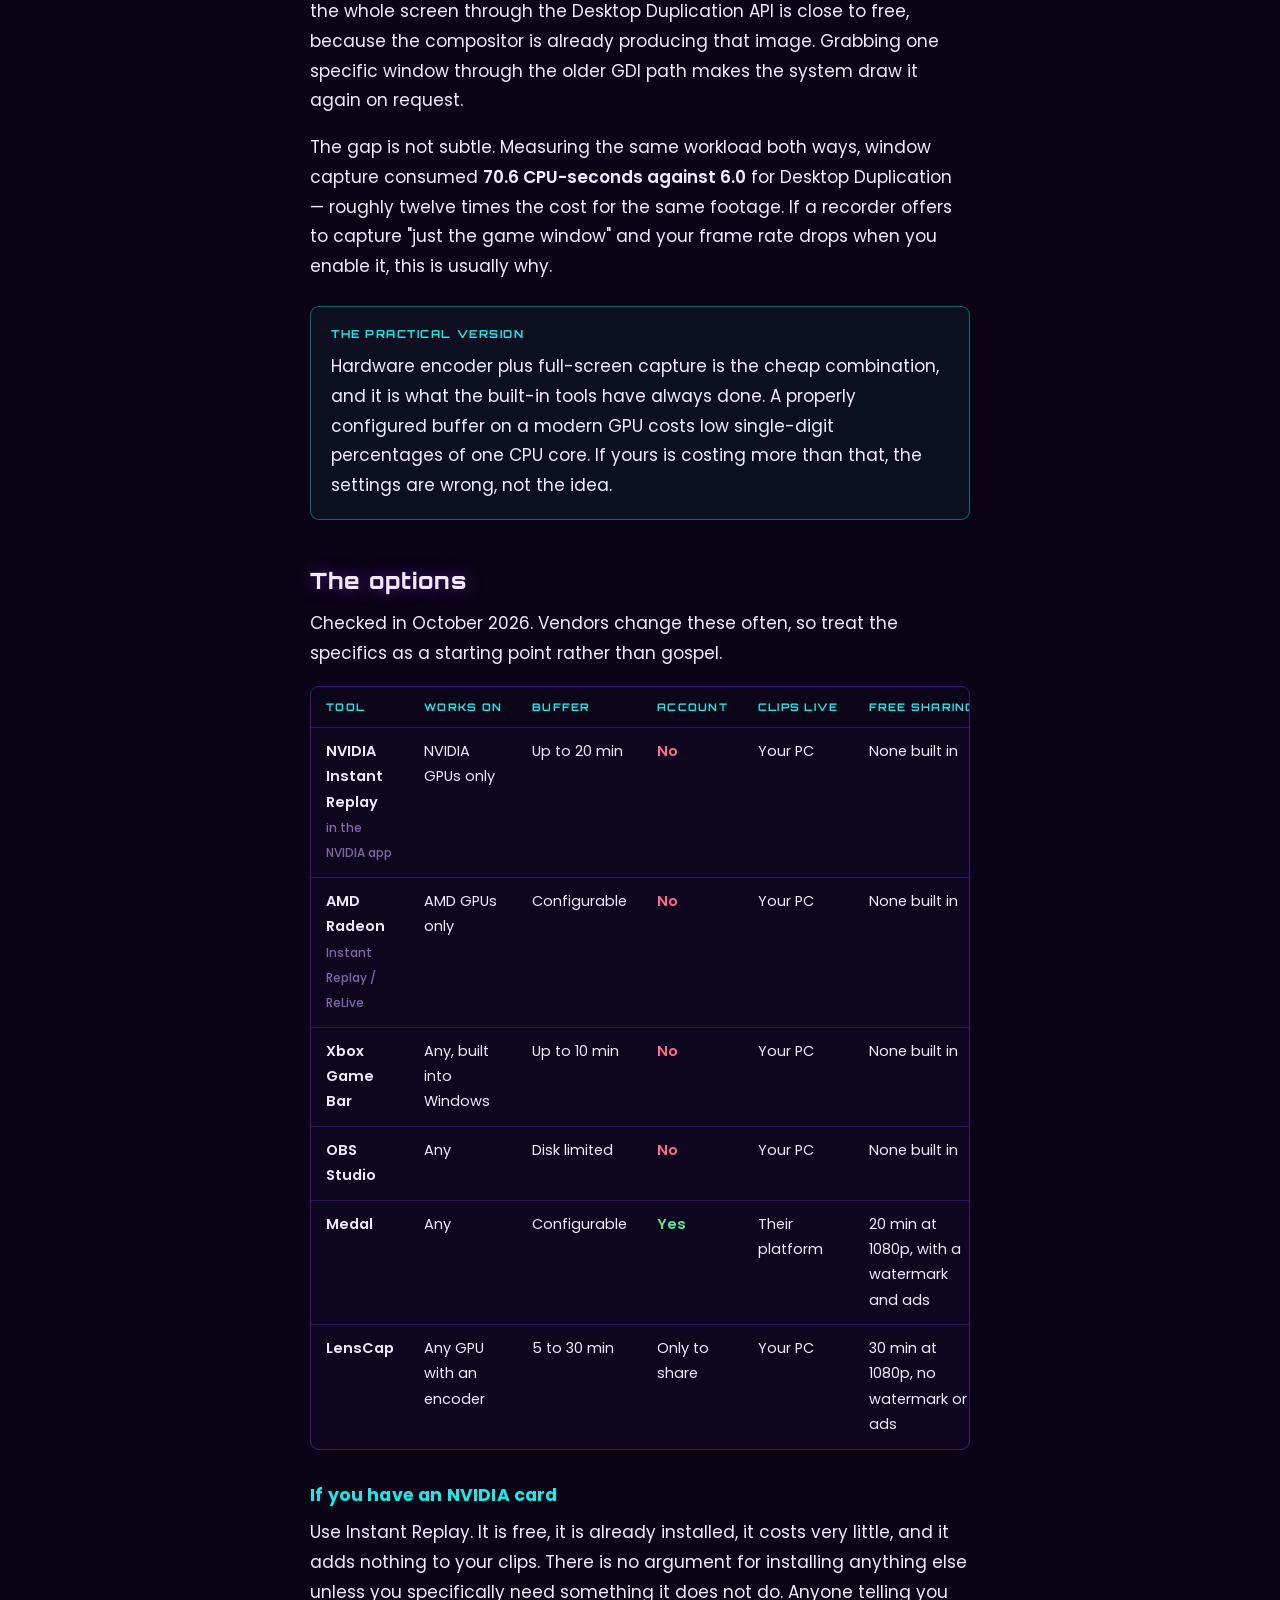
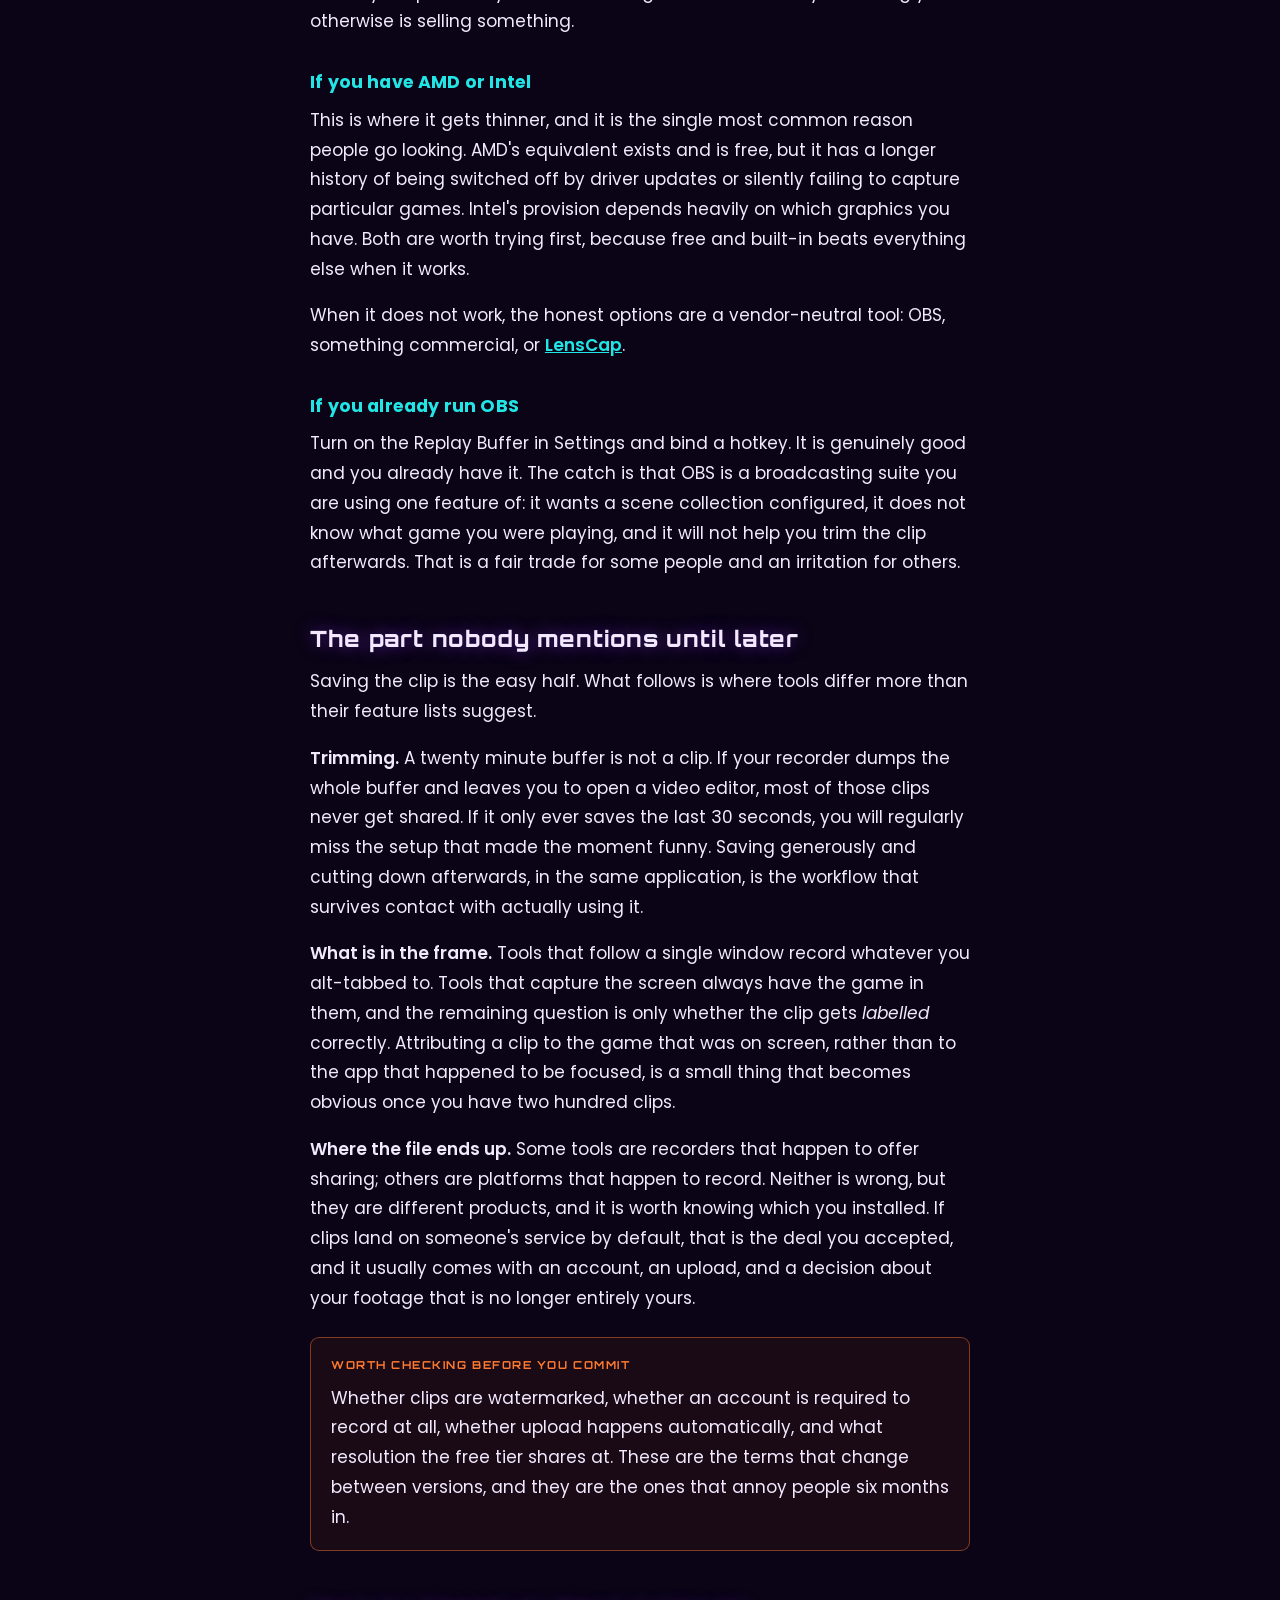
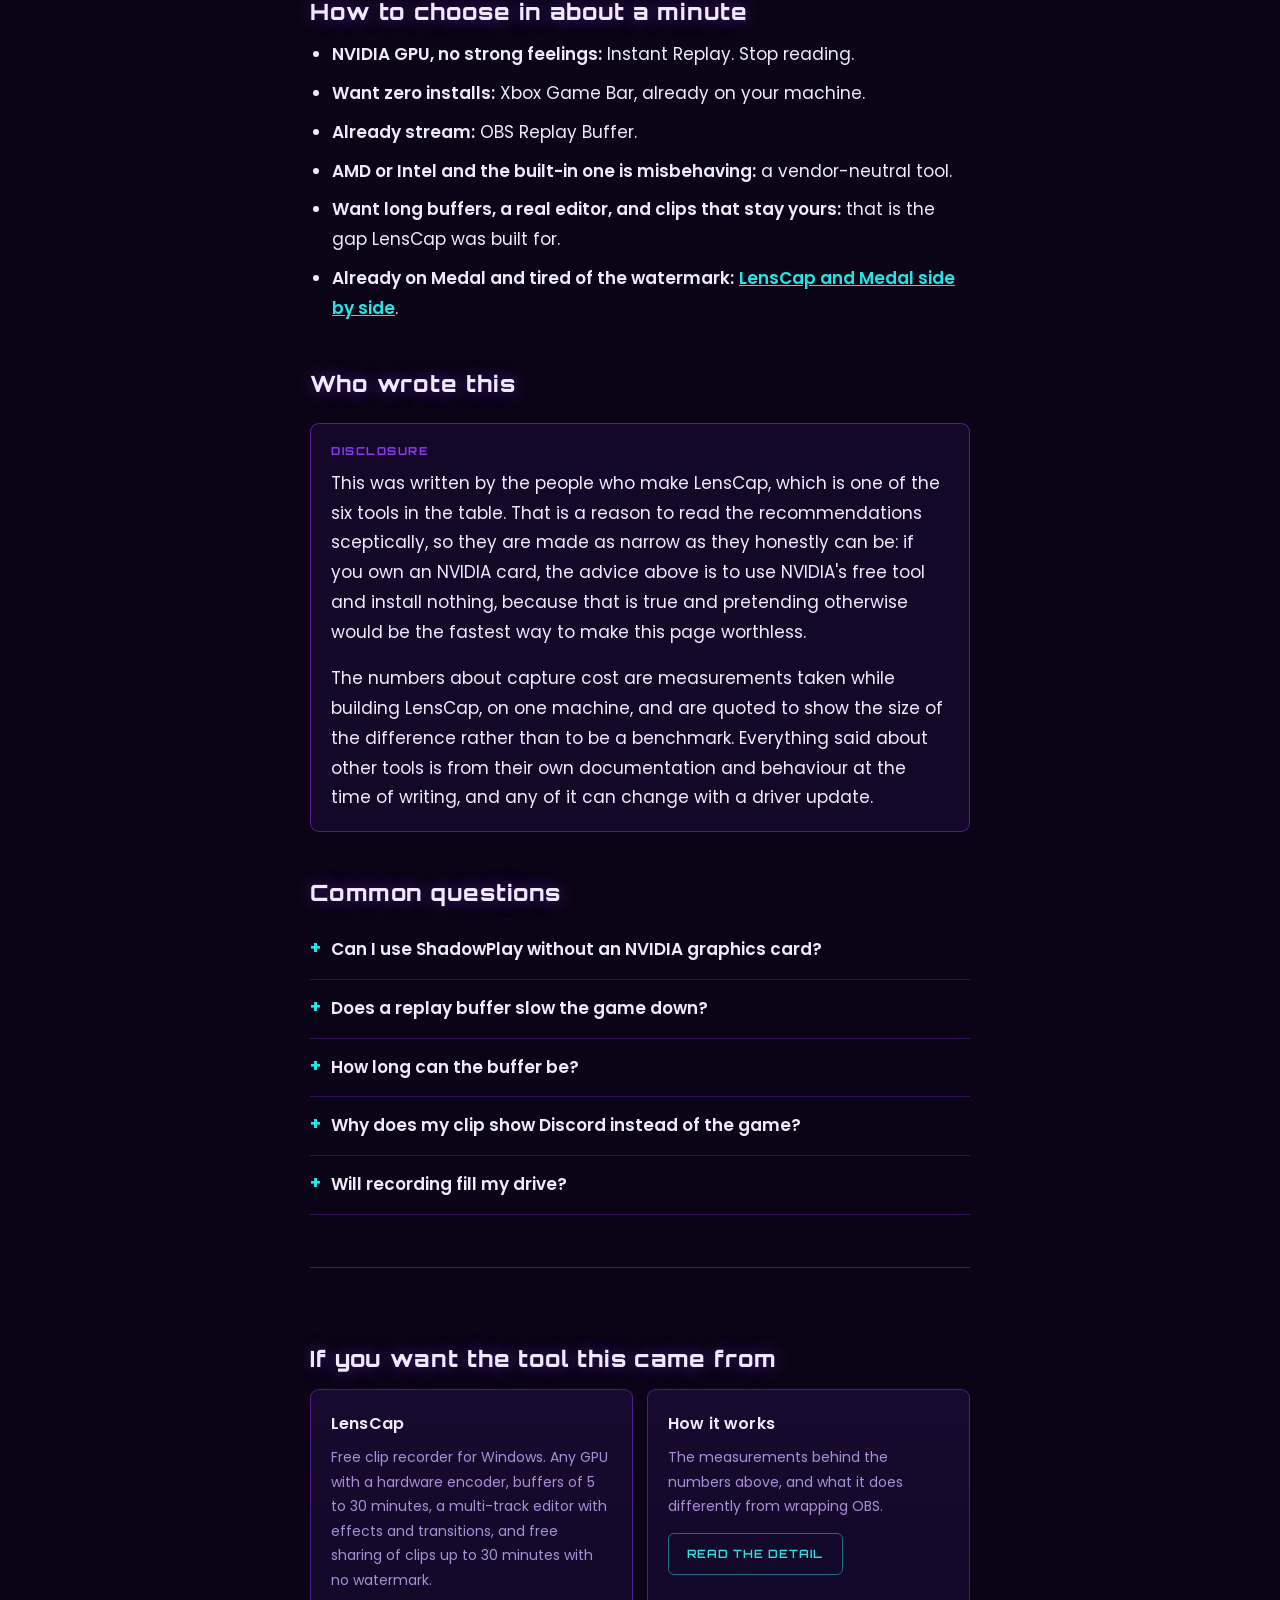
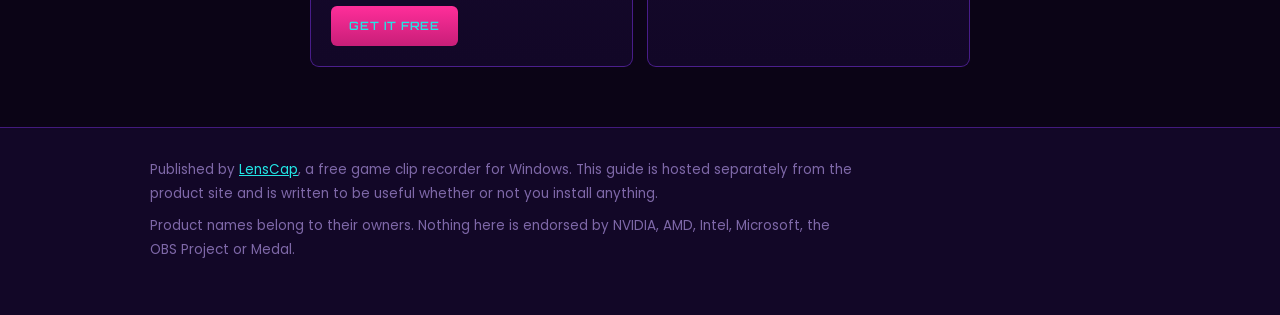
<file: game-clip-recorders.html>
<!DOCTYPE html>
<html lang="en-AU">
<head>
<meta charset="utf-8">
<meta name="viewport" content="width=device-width, initial-scale=1">

<title>How to clip the last few minutes of gameplay on Windows, on any GPU</title>
<meta name="description" content="Every way to save the last few minutes of gameplay after it has already happened: NVIDIA Instant Replay, AMD Radeon, Xbox Game Bar, OBS's replay buffer, Medal and LensCap. What a replay buffer actually is, why the capture method decides whether you lose frames, and which tool suits which machine.">
<link rel="canonical" href="https://maaaaaaxx.github.io/website/game-clip-recorders.html">

<meta name="robots" content="index, follow, max-snippet:-1, max-image-preview:large">
<meta name="author" content="LensCap">

<meta property="og:type" content="article">
<meta property="og:site_name" content="LensCap Guides">
<meta property="og:locale" content="en_AU">
<meta property="og:title" content="How to clip the last few minutes of gameplay on Windows">
<meta property="og:description" content="Replay buffers explained, and an honest comparison of NVIDIA, AMD, Game Bar, OBS, Medal and LensCap — including why the capture method is what costs you frames.">
<meta property="og:url" content="https://maaaaaaxx.github.io/website/game-clip-recorders.html">
<meta property="og:image" content="https://lenscap.gg/assets/og-lenscap.png">

<meta name="twitter:card" content="summary_large_image">
<meta name="twitter:title" content="Clipping the last few minutes of gameplay on Windows">
<meta name="twitter:description" content="What a replay buffer is, why capture method decides your frame cost, and which recorder suits your GPU.">
<meta name="twitter:image" content="https://lenscap.gg/assets/og-lenscap.png">

<link rel="preconnect" href="https://fonts.googleapis.com">
<link rel="preconnect" href="https://fonts.gstatic.com" crossorigin>
<link href="https://fonts.googleapis.com/css2?family=Orbitron:wght@600;800&family=Poppins:wght@400;500;600;700&display=swap" rel="stylesheet">
<link rel="stylesheet" href="css/lenscap.css">

<script type="application/ld+json">
{
  "@context": "https://schema.org",
  "@type": "Article",
  "headline": "How to clip the last few minutes of gameplay on Windows, on any GPU",
  "description": "An explanation of replay buffers and an honest comparison of the tools that provide them on Windows: NVIDIA Instant Replay, AMD Radeon, Xbox Game Bar, OBS Studio, Medal and LensCap.",
  "datePublished": "2026-08-21",
  "dateModified": "2026-10-24",
  "inLanguage": "en-AU",
  "mainEntityOfPage": {
    "@type": "WebPage",
    "@id": "https://maaaaaaxx.github.io/website/game-clip-recorders.html"
  },
  "author": { "@type": "Organization", "name": "LensCap", "url": "https://lenscap.gg/" },
  "publisher": { "@type": "Organization", "name": "LensCap", "url": "https://lenscap.gg/" },
  "image": "https://lenscap.gg/assets/og-lenscap.png"
}
</script>

<script type="application/ld+json">
{
  "@context": "https://schema.org",
  "@type": "FAQPage",
  "mainEntity": [
    {
      "@type": "Question",
      "name": "Can I use ShadowPlay without an NVIDIA graphics card?",
      "acceptedAnswer": {
        "@type": "Answer",
        "text": "No. Instant Replay, which is what most people mean by ShadowPlay, is part of NVIDIA's own software and needs a supported NVIDIA GPU. AMD and Intel ship their own equivalents, and vendor-neutral tools will use whichever hardware encoder your GPU provides."
      }
    },
    {
      "@type": "Question",
      "name": "Does a replay buffer slow the game down?",
      "acceptedAnswer": {
        "@type": "Answer",
        "text": "It depends on how frames are captured and encoded, not on the buffer itself. Hardware encoding plus Desktop Duplication costs very little. CPU encoding, or capturing a single window through GDI, costs a great deal more — in one measurement, roughly twelve times the CPU time for identical footage."
      }
    },
    {
      "@type": "Question",
      "name": "How long can the buffer be?",
      "acceptedAnswer": {
        "@type": "Answer",
        "text": "Game Bar offers up to 10 minutes and NVIDIA up to 20. OBS and LensCap are limited mainly by disk space. Length costs storage rather than performance, since the footage is being encoded either way — the only question is how much of it is kept before being thrown away."
      }
    },
    {
      "@type": "Question",
      "name": "Why does my clip show Discord instead of the game?",
      "acceptedAnswer": {
        "@type": "Answer",
        "text": "Because the tool is capturing a window rather than the screen, and you alt-tabbed while the moment was still inside the buffer. Full-screen capture cannot have this problem; at worst the clip is labelled with the wrong application, which is cosmetic rather than fatal."
      }
    }
  ]
}
</script>
</head>

<body>
<a class="skip-link" href="#main">Skip to content</a>
<div class="stripes"></div>

<header class="site-header">
  <div class="wrap wide site-header__inner">
    <a class="brand" href="https://lenscap.gg/">
      <span class="brand__name">LensCap Guides</span>
      <span class="brand__note">Published by LensCap, written to stand on their own</span>
    </a>
    <nav class="nav" aria-label="Primary">
      <a href="https://lenscap.gg/">lenscap.gg</a>
    </nav>
  </div>
</header>

<main id="main">
  <div class="wrap">
    <nav class="crumbs" aria-label="Breadcrumb">
      <a href="./">Guides</a> &rsaquo; Clipping gameplay on Windows
    </nav>

    <div class="masthead">
      <h1>How to clip the last few minutes of gameplay on Windows, on any GPU</h1>
      <p class="standfirst">
        The good moments never announce themselves. By the time you know you want the
        clip, it has already happened — which is a solved problem, and has been for a
        decade. Here is how the solution works, and which tool does it best on the
        machine you actually own.
      </p>
      <p class="byline">
        Written by <a href="https://lenscap.gg/">LensCap</a> &middot; 21 August 2026 &middot;
        LensCap is one of the tools compared here; see
        <a href="#who">the disclosure</a> before you weigh anything below.
      </p>
    </div>
  </div>

  <article class="wrap prose">

    <h2>The feature you want is a replay buffer</h2>

    <p>
      Almost everyone starts by looking for a recorder, presses record before a session,
      and ends up with a 40GB file they never open. That is backwards, and it is not what
      the people posting clips are doing.
    </p>

    <p>
      What they use is a <strong>replay buffer</strong>: the software is always encoding,
      but it only ever keeps the last few minutes, throwing away everything older. Nothing
      reaches your drive permanently until you press a key, at which point the few minutes
      still in memory are written out. You are not starting a recording when you press the
      key. You are stopping one from being discarded.
    </p>

    <p>
      This is why the feature has confusing names. NVIDIA calls it Instant Replay, AMD has
      called it both Instant Replay and ReLive, Windows calls it "Record the last 30
      seconds", and OBS calls it the Replay Buffer. They are the same idea.
    </p>

    <h2>What it costs you, and why that varies so much</h2>

    <p>
      "Does it hurt my FPS" has a real answer, and it depends on two decisions the software
      makes on your behalf.
    </p>

    <h3>Where the encoding happens</h3>
    <p>
      Every modern GPU has a dedicated video encoder built into the silicon — NVENC on
      NVIDIA, and equivalents on AMD and Intel. It sits separate from the shader cores that
      render your game, so using it costs almost nothing you were using anyway. Encoding on
      the CPU instead, with something like x264, is where the stutter stories come from.
      Any tool worth using defaults to the hardware encoder.
    </p>

    <h3>How frames are captured</h3>
    <p>
      This one is less discussed and matters more than people expect. Grabbing the whole
      screen through the Desktop Duplication API is close to free, because the compositor
      is already producing that image. Grabbing one specific window through the older GDI
      path makes the system draw it again on request.
    </p>
    <p>
      The gap is not subtle. Measuring the same workload both ways, window capture consumed
      <strong>70.6 CPU-seconds against 6.0</strong> for Desktop Duplication — roughly twelve
      times the cost for the same footage. If a recorder offers to capture "just the game
      window" and your frame rate drops when you enable it, this is usually why.
    </p>

    <div class="note">
      <span class="note__title">The practical version</span>
      <p>
        Hardware encoder plus full-screen capture is the cheap combination, and it is what
        the built-in tools have always done. A properly configured buffer on a modern GPU
        costs low single-digit percentages of one CPU core. If yours is costing more than
        that, the settings are wrong, not the idea.
      </p>
    </div>

    <h2>The options</h2>

    <p>
      Checked in October 2026. Vendors change these often, so treat the specifics as a
      starting point rather than gospel.
    </p>

    <div class="table-wrap">
      <table>
        <thead>
          <tr>
            <th>Tool</th><th>Works on</th><th>Buffer</th><th>Account</th><th>Clips live</th><th>Free sharing</th>
          </tr>
        </thead>
        <tbody>
          <tr>
            <td><strong>NVIDIA Instant Replay</strong><br><span class="brand__note">in the NVIDIA app</span></td>
            <td>NVIDIA GPUs only</td>
            <td>Up to 20 min</td>
            <td class="no">No</td>
            <td>Your PC</td>
            <td>None built in</td>
          </tr>
          <tr>
            <td><strong>AMD Radeon</strong><br><span class="brand__note">Instant Replay / ReLive</span></td>
            <td>AMD GPUs only</td>
            <td>Configurable</td>
            <td class="no">No</td>
            <td>Your PC</td>
            <td>None built in</td>
          </tr>
          <tr>
            <td><strong>Xbox Game Bar</strong></td>
            <td>Any, built into Windows</td>
            <td>Up to 10 min</td>
            <td class="no">No</td>
            <td>Your PC</td>
            <td>None built in</td>
          </tr>
          <tr>
            <td><strong>OBS Studio</strong></td>
            <td>Any</td>
            <td>Disk limited</td>
            <td class="no">No</td>
            <td>Your PC</td>
            <td>None built in</td>
          </tr>
          <tr>
            <td><strong>Medal</strong></td>
            <td>Any</td>
            <td>Configurable</td>
            <td class="yes">Yes</td>
            <td>Their platform</td>
            <td>20 min at 1080p, with a watermark and ads</td>
          </tr>
          <tr>
            <td><strong>LensCap</strong></td>
            <td>Any GPU with an encoder</td>
            <td>5 to 30 min</td>
            <td>Only to share</td>
            <td>Your PC</td>
            <td>30 min at 1080p, no watermark or ads</td>
          </tr>
        </tbody>
      </table>
    </div>

    <h3>If you have an NVIDIA card</h3>
    <p>
      Use Instant Replay. It is free, it is already installed, it costs very little, and it
      adds nothing to your clips. There is no argument for installing anything else unless
      you specifically need something it does not do. Anyone telling you otherwise is
      selling something.
    </p>

    <h3>If you have AMD or Intel</h3>
    <p>
      This is where it gets thinner, and it is the single most common reason people go
      looking. AMD's equivalent exists and is free, but it has a longer history of being
      switched off by driver updates or silently failing to capture particular games.
      Intel's provision depends heavily on which graphics you have. Both are worth trying
      first, because free and built-in beats everything else when it works.
    </p>
    <p>
      When it does not work, the honest options are a vendor-neutral tool: OBS, something
      commercial, or <a href="https://lenscap.gg/">LensCap</a>.
    </p>

    <h3>If you already run OBS</h3>
    <p>
      Turn on the Replay Buffer in Settings and bind a hotkey. It is genuinely good and you
      already have it. The catch is that OBS is a broadcasting suite you are using one
      feature of: it wants a scene collection configured, it does not know what game you
      were playing, and it will not help you trim the clip afterwards. That is a fair trade
      for some people and an irritation for others.
    </p>

    <h2>The part nobody mentions until later</h2>

    <p>
      Saving the clip is the easy half. What follows is where tools differ more than their
      feature lists suggest.
    </p>

    <p>
      <strong>Trimming.</strong> A twenty minute buffer is not a clip. If your recorder
      dumps the whole buffer and leaves you to open a video editor, most of those clips
      never get shared. If it only ever saves the last 30 seconds, you will regularly miss
      the setup that made the moment funny. Saving generously and cutting down afterwards,
      in the same application, is the workflow that survives contact with actually using it.
    </p>

    <p>
      <strong>What is in the frame.</strong> Tools that follow a single window record
      whatever you alt-tabbed to. Tools that capture the screen always have the game in
      them, and the remaining question is only whether the clip gets <em>labelled</em>
      correctly. Attributing a clip to the game that was on screen, rather than to the app
      that happened to be focused, is a small thing that becomes obvious once you have two
      hundred clips.
    </p>

    <p>
      <strong>Where the file ends up.</strong> Some tools are recorders that happen to
      offer sharing; others are platforms that happen to record. Neither is wrong, but they
      are different products, and it is worth knowing which you installed. If clips land on
      someone's service by default, that is the deal you accepted, and it usually comes with
      an account, an upload, and a decision about your footage that is no longer entirely
      yours.
    </p>

    <div class="note note--warn">
      <span class="note__title">Worth checking before you commit</span>
      <p>
        Whether clips are watermarked, whether an account is required to record at all,
        whether upload happens automatically, and what resolution the free tier shares at.
        These are the terms that change between versions, and they are the ones that
        annoy people six months in.
      </p>
    </div>

    <h2>How to choose in about a minute</h2>

    <ul>
      <li><strong>NVIDIA GPU, no strong feelings:</strong> Instant Replay. Stop reading.</li>
      <li><strong>Want zero installs:</strong> Xbox Game Bar, already on your machine.</li>
      <li><strong>Already stream:</strong> OBS Replay Buffer.</li>
      <li><strong>AMD or Intel and the built-in one is misbehaving:</strong> a vendor-neutral tool.</li>
      <li><strong>Want long buffers, a real editor, and clips that stay yours:</strong> that is the gap LensCap was built for.</li>
      <li><strong>Already on Medal and tired of the watermark:</strong> <a href="https://lenscap.gg/vs-medal.html">LensCap and Medal side by side</a>.</li>
    </ul>

    <h2 id="who">Who wrote this</h2>

    <div class="note note--who">
      <span class="note__title">Disclosure</span>
      <p>
        This was written by the people who make LensCap, which is one of the six tools in
        the table. That is a reason to read the recommendations sceptically, so they are
        made as narrow as they honestly can be: if you own an NVIDIA card, the advice above
        is to use NVIDIA's free tool and install nothing, because that is true and pretending
        otherwise would be the fastest way to make this page worthless.
      </p>
      <p>
        The numbers about capture cost are measurements taken while building LensCap, on one
        machine, and are quoted to show the size of the difference rather than to be a
        benchmark. Everything said about other tools is from their own documentation and
        behaviour at the time of writing, and any of it can change with a driver update.
      </p>
    </div>

    <h2>Common questions</h2>

    <div class="faq">
      <details>
        <summary>Can I use ShadowPlay without an NVIDIA graphics card?</summary>
        <p>
          No. Instant Replay, which is what most people mean by ShadowPlay, is part of
          NVIDIA's own software and needs a supported NVIDIA GPU. AMD and Intel ship their
          own equivalents, and vendor-neutral tools will use whichever hardware encoder your
          GPU provides.
        </p>
      </details>
      <details>
        <summary>Does a replay buffer slow the game down?</summary>
        <p>
          It depends on how frames are captured and encoded, not on the buffer itself.
          Hardware encoding plus Desktop Duplication costs very little. CPU encoding, or
          capturing a single window through GDI, costs a great deal more — in one
          measurement, roughly twelve times the CPU time for identical footage.
        </p>
      </details>
      <details>
        <summary>How long can the buffer be?</summary>
        <p>
          Game Bar offers up to 10 minutes and NVIDIA up to 20. OBS and LensCap are limited
          mainly by disk space. Length costs storage rather than performance, since the
          footage is being encoded either way — the only question is how much of it is kept
          before being thrown away.
        </p>
      </details>
      <details>
        <summary>Why does my clip show Discord instead of the game?</summary>
        <p>
          Because the tool is capturing a window rather than the screen, and you alt-tabbed
          while the moment was still inside the buffer. Full-screen capture cannot have this
          problem; at worst the clip is labelled with the wrong application, which is
          cosmetic rather than fatal.
        </p>
      </details>
      <details>
        <summary>Will recording fill my drive?</summary>
        <p>
          The buffer will not, because it discards continuously and its size is bounded by
          the length you set. Saved clips will, eventually, like any video. A 5 minute clip
          at 1440p60 is in the low hundreds of megabytes, so the habit worth forming is
          trimming clips down to the part you actually wanted before they accumulate.
        </p>
      </details>
    </div>

    <section class="next" aria-labelledby="h-next">
      <h2 id="h-next">If you want the tool this came from</h2>
      <div class="cards">
        <div class="card">
          <h3>LensCap</h3>
          <p>
            Free clip recorder for Windows. Any GPU with a hardware encoder, buffers of 5
            to 30 minutes, a multi-track editor with effects and transitions, and free
            sharing of clips up to 30 minutes with no watermark.
          </p>
          <a class="btn" href="https://lenscap.gg/">Get it free</a>
        </div>
        <div class="card">
          <h3>How it works</h3>
          <p>
            The measurements behind the numbers above, and what it does differently from
            wrapping OBS.
          </p>
          <a class="btn btn--ghost" href="https://lenscap.gg/#why">Read the detail</a>
        </div>
      </div>
    </section>

  </article>
</main>

<footer class="site-footer">
  <div class="wrap wide">
    <p>
      Published by <a href="https://lenscap.gg/">LensCap</a>, a free game clip recorder for
      Windows. This guide is hosted separately from the product site and is written to be
      useful whether or not you install anything.
    </p>
    <p>
      Product names belong to their owners. Nothing here is endorsed by NVIDIA, AMD, Intel,
      Microsoft, the OBS Project or Medal.
    </p>
  </div>
</footer>

</body>
</html>
</file>
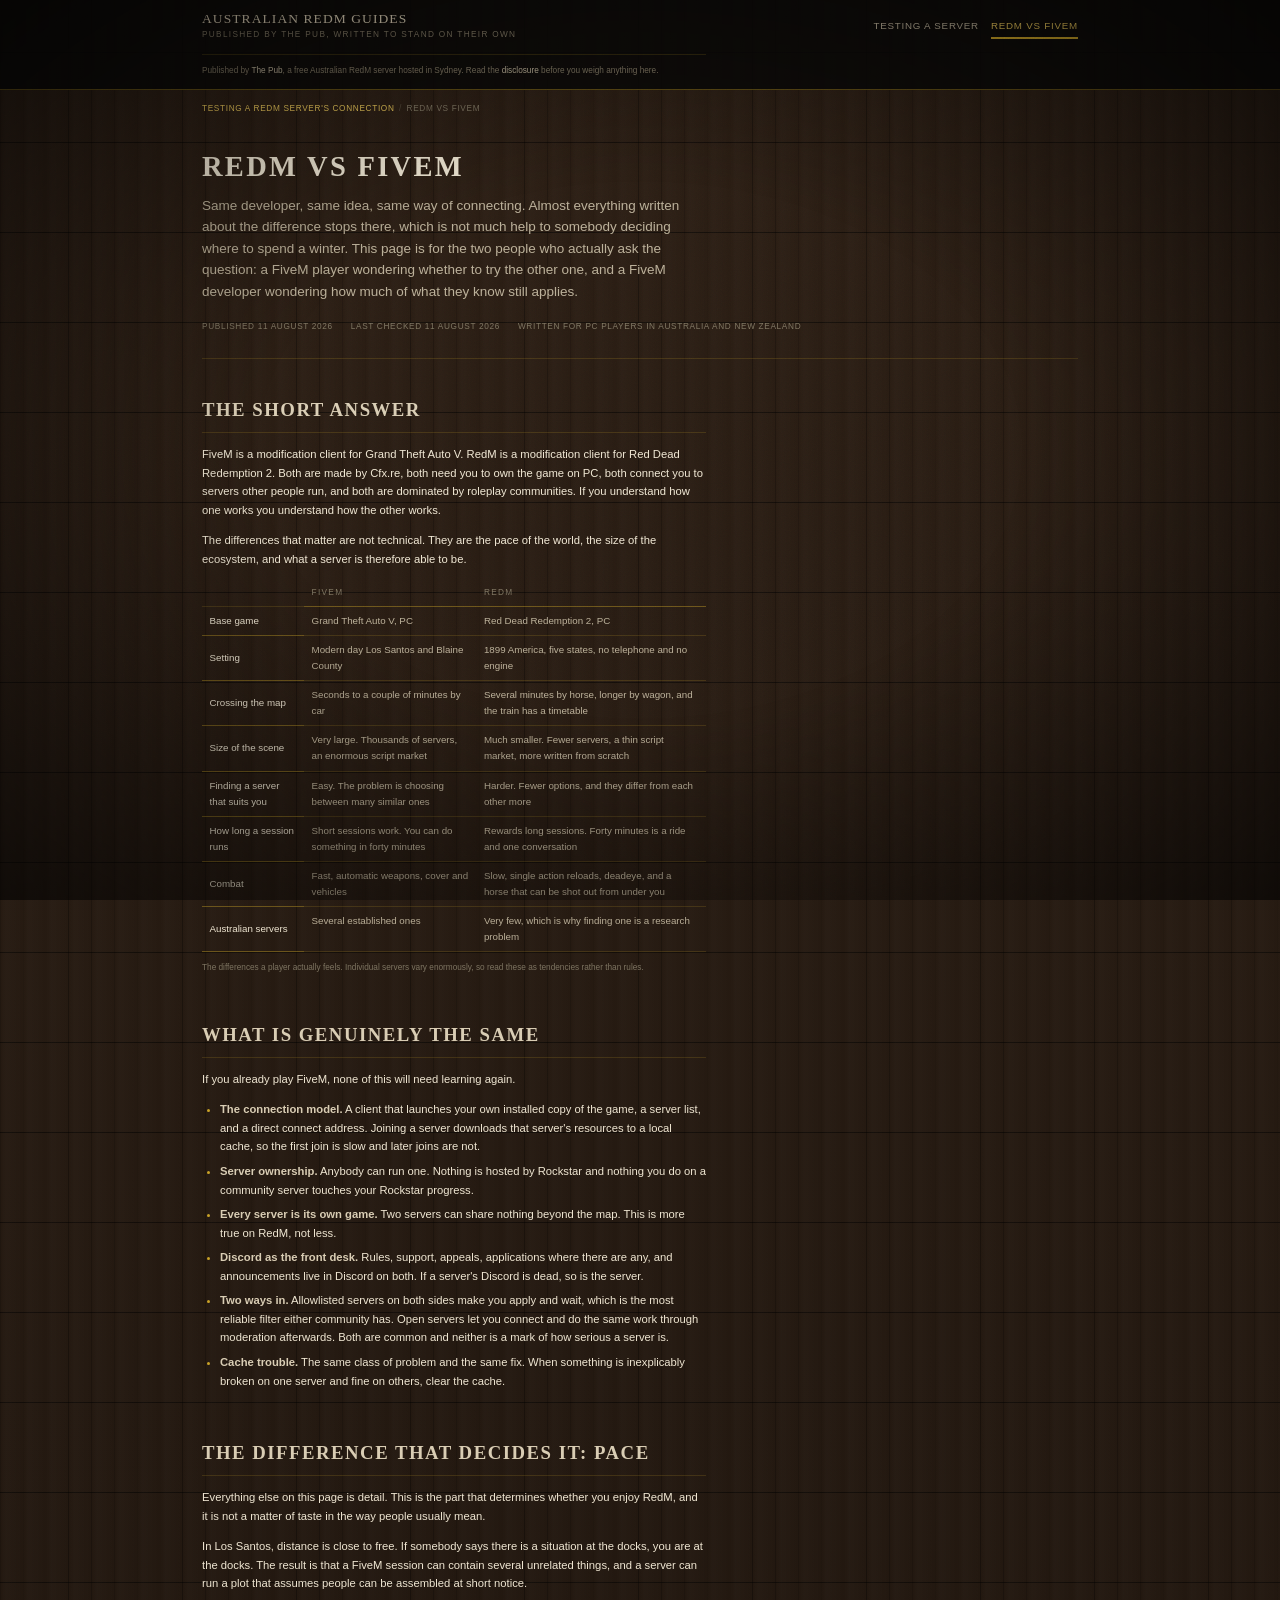
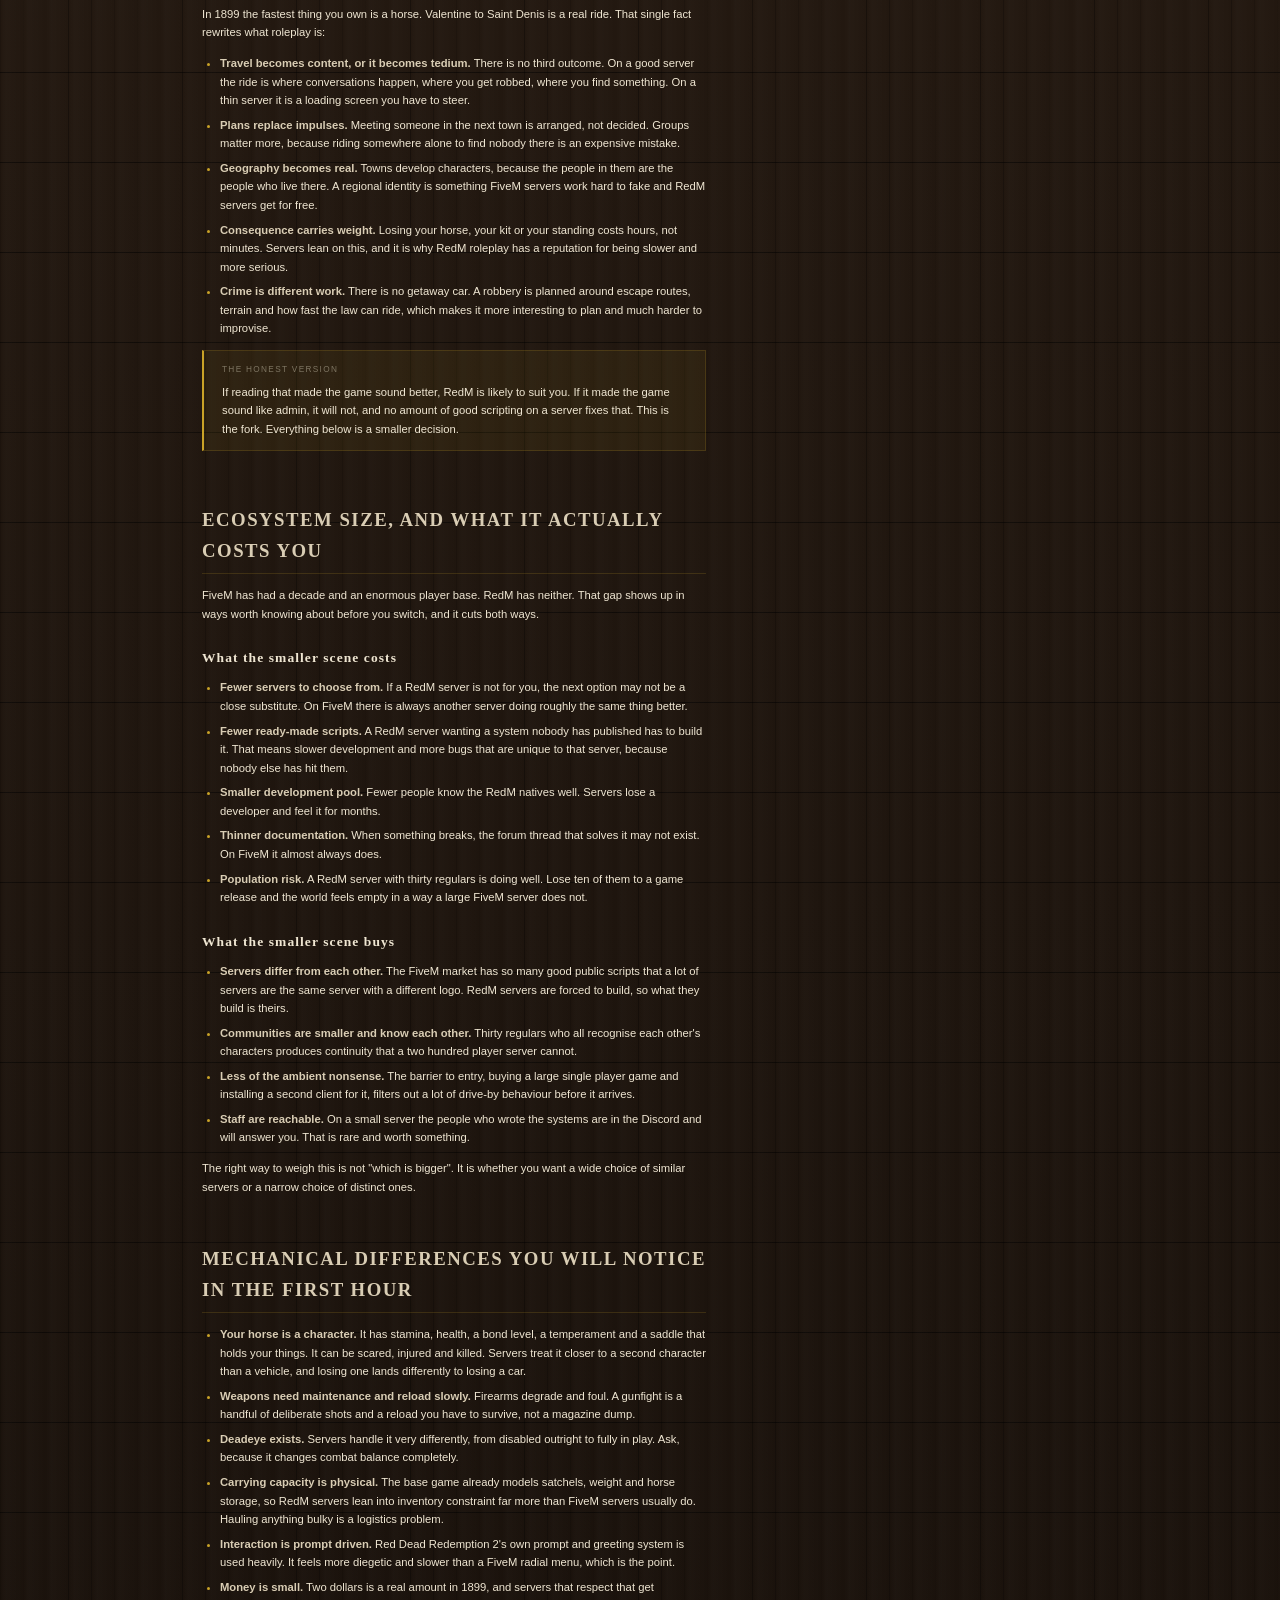
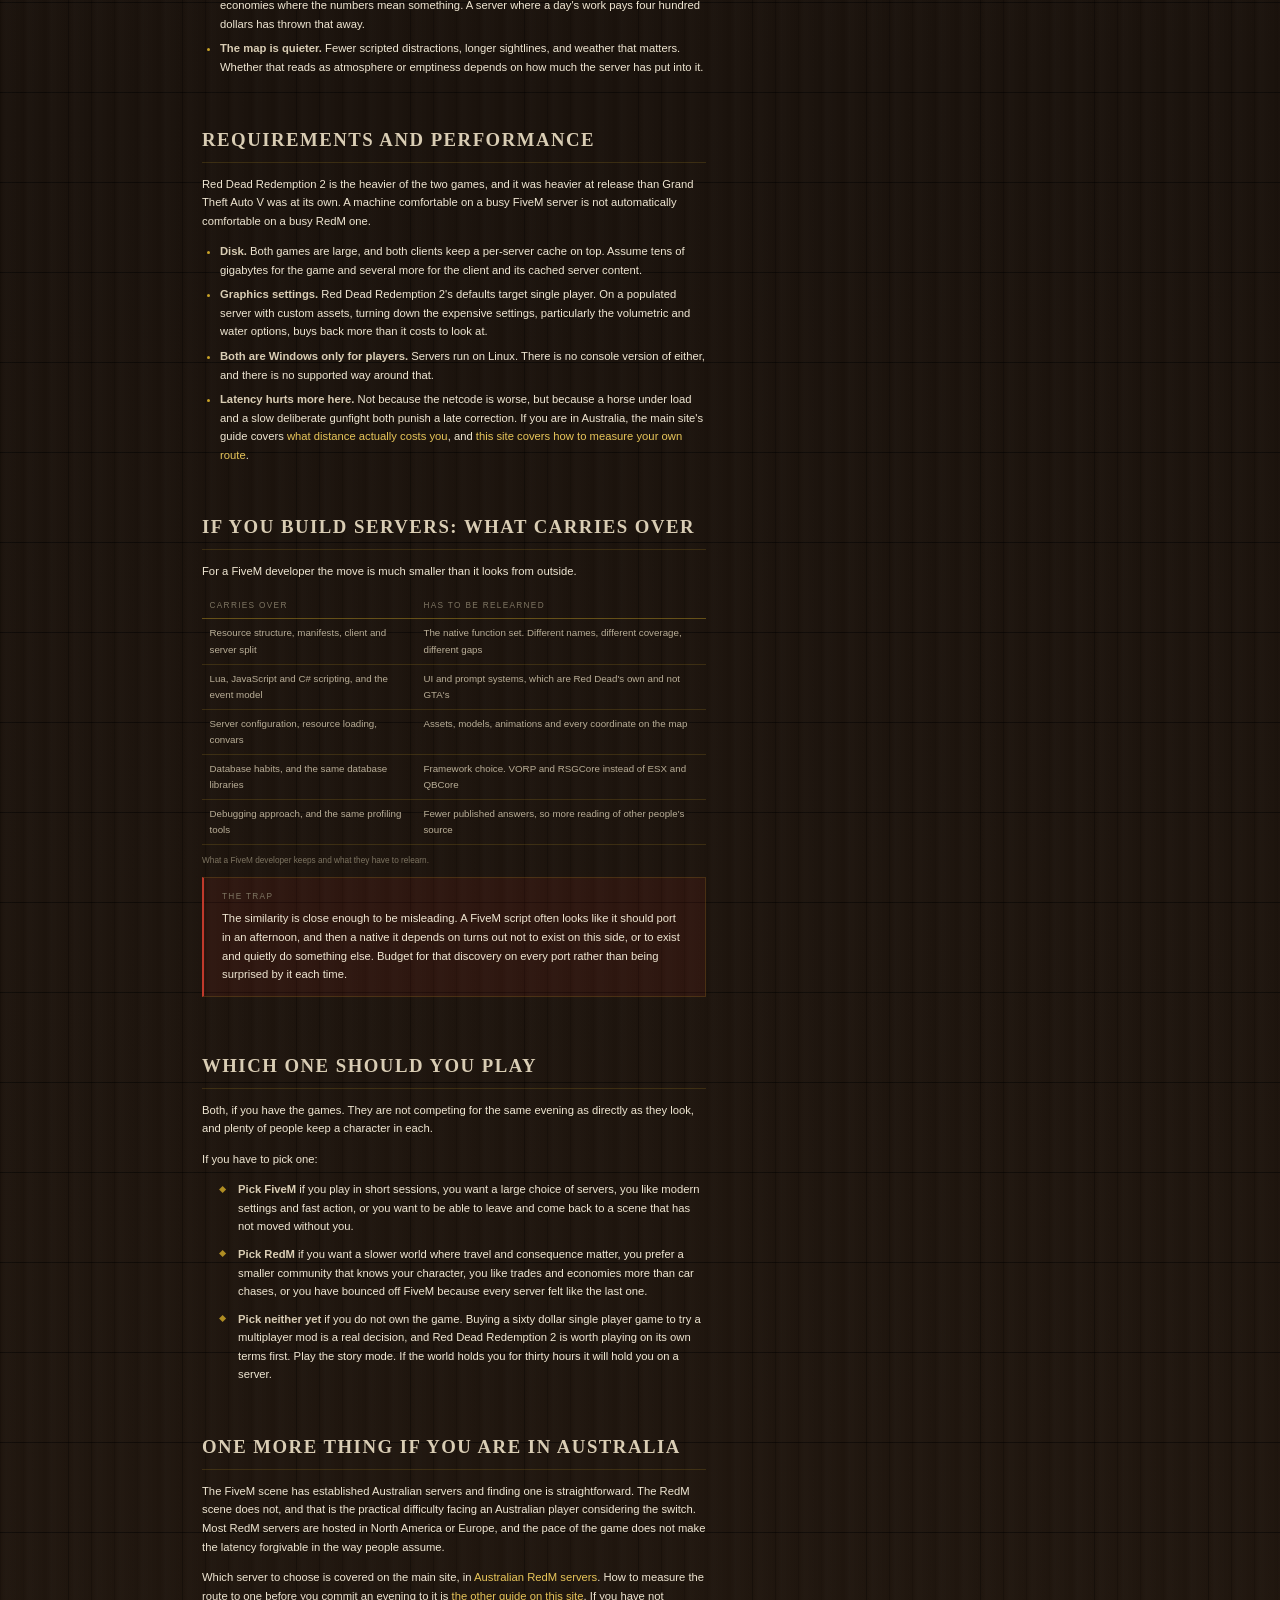
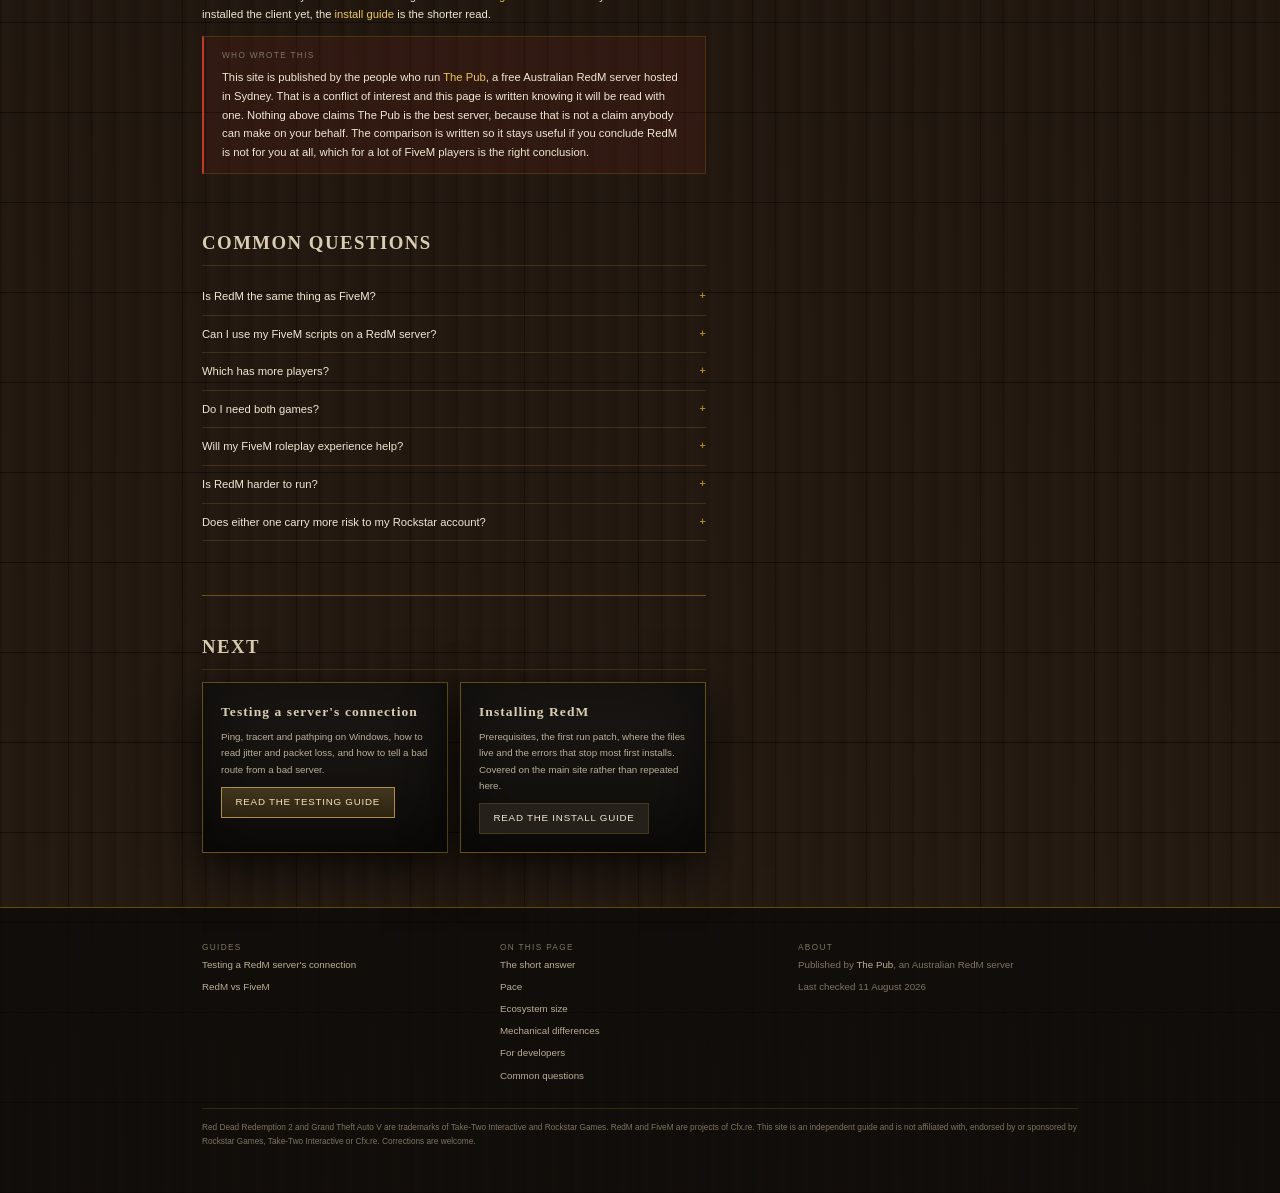
<file: redm-vs-fivem.html>
<!DOCTYPE html>
<html lang="en-AU">
<head>
<meta charset="utf-8">
<meta name="viewport" content="width=device-width, initial-scale=1">

<title>RedM vs FiveM: an honest comparison for players who already know one</title>
<meta name="description" content="RedM and FiveM are built by the same team and work the same way, but they are not the same hobby. What carries over if you already play FiveM, what the smaller RedM ecosystem actually costs you, how the pace of 1899 changes roleplay, and which one suits you.">
<link rel="canonical" href="https://maaaaaaxx.github.io/website/redm-vs-fivem.html">

<meta name="robots" content="index, follow, max-snippet:-1, max-image-preview:large">
<meta name="author" content="The Pub RedM">

<meta property="og:type" content="article">
<meta property="og:site_name" content="Australian RedM Guides">
<meta property="og:locale" content="en_AU">
<meta property="og:title" content="RedM vs FiveM: an honest comparison">
<meta property="og:description" content="Same team, same client model, different hobby. What carries over from FiveM, what the smaller ecosystem costs, and which one suits you.">
<meta property="og:url" content="https://maaaaaaxx.github.io/website/redm-vs-fivem.html">

<meta name="twitter:card" content="summary">
<meta name="twitter:title" content="RedM vs FiveM">
<meta name="twitter:description" content="What carries over if you already play FiveM, and what does not.">

<link rel="stylesheet" href="css/theme.css">
<link rel="stylesheet" href="css/satellite.css">

<script type="application/ld+json">
{
  "@context": "https://schema.org",
  "@type": "Article",
  "headline": "RedM vs FiveM: an honest comparison for players who already know one",
  "description": "RedM and FiveM are built by the same Cfx.re team and work the same way, but they are not the same hobby. What carries over, what the smaller RedM ecosystem costs, how the pace of 1899 changes roleplay, and which one suits you.",
  "inLanguage": "en-AU",
  "datePublished": "2026-08-11",
  "dateModified": "2026-08-13",
  "url": "https://maaaaaaxx.github.io/website/redm-vs-fivem.html",
  "mainEntityOfPage": { "@type": "WebPage", "@id": "https://maaaaaaxx.github.io/website/redm-vs-fivem.html" },
  "isPartOf": { "@id": "https://maaaaaaxx.github.io/website/#website" },
  "author": { "@id": "https://redm.thepub.beer/#org" },
  "publisher": { "@id": "https://redm.thepub.beer/#org" },
  "about": [
    { "@type": "Thing", "name": "RedM" },
    { "@type": "Thing", "name": "FiveM" },
    { "@type": "VideoGame", "name": "Red Dead Redemption 2" },
    { "@type": "VideoGame", "name": "Grand Theft Auto V" }
  ],
  "mentions": [
    {
      "@type": "Organization",
      "@id": "https://redm.thepub.beer/#org",
      "name": "The Pub RedM",
      "url": "https://redm.thepub.beer/",
      "parentOrganization": { "@id": "https://thepub.beer/#org" }
    }
  ],
  "keywords": "RedM vs FiveM, RedM or FiveM, difference between RedM and FiveM, Red Dead roleplay, GTA roleplay"
}
</script>

<!-- The WebSite this page belongs to. It is published by the Organization at
     https://redm.thepub.beer/#org and it is not that Organization's own site,
     so the two are named separately and only the publisher line joins them.
     See the longer note in index.html. -->
<script type="application/ld+json">
{
  "@context": "https://schema.org",
  "@type": "WebSite",
  "@id": "https://maaaaaaxx.github.io/website/#website",
  "url": "https://maaaaaaxx.github.io/website/",
  "name": "Australian RedM Guides",
  "inLanguage": "en-AU",
  "publisher": { "@id": "https://redm.thepub.beer/#org" }
}
</script>

<script type="application/ld+json">
{
  "@context": "https://schema.org",
  "@type": "BreadcrumbList",
  "itemListElement": [
    { "@type": "ListItem", "position": 1, "name": "Testing a RedM server's connection", "item": "https://maaaaaaxx.github.io/website/" },
    { "@type": "ListItem", "position": 2, "name": "RedM vs FiveM", "item": "https://maaaaaaxx.github.io/website/redm-vs-fivem.html" }
  ]
}
</script>

<script type="application/ld+json">
{
  "@context": "https://schema.org",
  "@type": "FAQPage",
  "mainEntity": [
    {
      "@type": "Question",
      "name": "Is RedM the same as FiveM?",
      "acceptedAnswer": { "@type": "Answer", "text": "They are separate clients from the same developer, Cfx.re. They share the same idea, connecting a legitimately owned copy of a Rockstar game to community run servers, and much of the same underlying technology, but they are separate downloads for separate games. FiveM is for Grand Theft Auto V and RedM is for Red Dead Redemption 2. Owning one does not give you the other." }
    },
    {
      "@type": "Question",
      "name": "Can I use FiveM scripts on a RedM server?",
      "acceptedAnswer": { "@type": "Answer", "text": "Not directly. The scripting concepts are shared, the resource format is the same and a developer moves between them easily, but the two games expose different native functions, different UI systems and completely different assets. A FiveM script is a starting point for a port, not a drop-in. In practice most RedM resources are written for RedM." }
    },
    {
      "@type": "Question",
      "name": "Which has more servers and players, RedM or FiveM?",
      "acceptedAnswer": { "@type": "Answer", "text": "FiveM, by a very wide margin. FiveM has been running since 2014 and has a far larger player base, server count and script ecosystem. RedM launched later and stays much smaller. That gap is the single most useful thing to understand before switching: you get fewer servers to choose from and fewer ready-made scripts, and in exchange the servers that do exist tend to be less alike." }
    },
    {
      "@type": "Question",
      "name": "Do I need both games to play both?",
      "acceptedAnswer": { "@type": "Answer", "text": "Yes. FiveM requires a legitimate PC copy of Grand Theft Auto V and RedM requires a legitimate PC copy of Red Dead Redemption 2. Neither client is a way to play a game you do not own, and neither works on console." }
    },
    {
      "@type": "Question",
      "name": "Is RedM slower than FiveM?",
      "acceptedAnswer": { "@type": "Answer", "text": "Yes, deliberately and unavoidably. The fastest reliable travel in 1899 is a horse, so crossing the map takes minutes rather than seconds, and that changes what roleplay is possible. Meeting somebody in the next town is a plan rather than an impulse. Players who want that pace consider it the whole point, and players who want a fast city loop find it tedious. It is the clearest fork in the decision." }
    },
    {
      "@type": "Question",
      "name": "I am a FiveM developer. How much carries over to RedM?",
      "acceptedAnswer": { "@type": "Answer", "text": "The architecture carries over almost entirely: resources, manifests, client and server Lua, events, the same networking model and the same server configuration. What does not carry over is the native function set, the UI and prompt systems, and the assets. Expect to be productive quickly and to spend the first weeks discovering that a native you relied on does not exist here, is named differently or behaves differently." }
    }
  ]
}
</script>
</head>

<body class="boards">
<a class="skip-link" href="#main">Skip to content</a>
<div class="grain" aria-hidden="true"></div>
<div class="vignette" aria-hidden="true"></div>

<header class="site-header">
  <div class="wrap site-header__inner">
    <a class="brand" href="./">
      <span class="brand__name">Australian RedM Guides</span>
      <span class="brand__note">Published by The Pub, written to stand on their own</span>
    </a>
    <nav class="nav" aria-label="Primary">
      <a href="./">Testing a server</a>
      <a href="redm-vs-fivem.html" aria-current="page">RedM vs FiveM</a>
    </nav>
  </div>
  <div class="wrap">
    <p class="site-header__by">
      Published by <a href="https://redm.thepub.beer/" rel="noopener">The Pub</a>, a free
      Australian RedM server hosted in Sydney. Read the
      <a href="#australia">disclosure</a> before you weigh anything here.
    </p>
  </div>
</header>

<main id="main">
  <article class="wrap">

    <nav class="crumbs" aria-label="Breadcrumb">
      <ol>
        <li><a href="./">Testing a RedM server's connection</a></li>
        <li aria-current="page">RedM vs FiveM</li>
      </ol>
    </nav>

    <div class="masthead">
      <h1>RedM vs FiveM</h1>
      <p class="standfirst">
        Same developer, same idea, same way of connecting. Almost everything written about the
        difference stops there, which is not much help to somebody deciding where to spend a
        winter. This page is for the two people who actually ask the question: a FiveM player
        wondering whether to try the other one, and a FiveM developer wondering how much of what
        they know still applies.
      </p>
      <div class="byline">
        <span>Published 11 August 2026</span>
        <span>Last checked 11 August 2026</span>
        <span>Written for PC players in Australia and New Zealand</span>
      </div>
    </div>

    <div class="prose">

      <section id="short" aria-labelledby="h-short">
        <h2 id="h-short">The short answer</h2>

        <p>
          FiveM is a modification client for Grand Theft Auto V. RedM is a modification client for
          Red Dead Redemption 2. Both are made by Cfx.re, both need you to own the game on PC, both
          connect you to servers other people run, and both are dominated by roleplay communities.
          If you understand how one works you understand how the other works.
        </p>

        <p>
          The differences that matter are not technical. They are the pace of the world, the size of
          the ecosystem, and what a server is therefore able to be.
        </p>

        <div class="table-wrap bleed">
          <table class="table">
            <caption>The differences a player actually feels. Individual servers vary enormously, so read these as tendencies rather than rules.</caption>
            <thead>
              <tr>
                <!-- The corner cell of a two-axis table is not a header for
                     anything, so it is a td. An empty th would announce a
                     blank column heading to a screen reader. -->
                <td></td>
                <th scope="col">FiveM</th>
                <th scope="col">RedM</th>
              </tr>
            </thead>
            <tbody>
              <tr>
                <th scope="row">Base game</th>
                <td>Grand Theft Auto V, PC</td>
                <td>Red Dead Redemption 2, PC</td>
              </tr>
              <tr>
                <th scope="row">Setting</th>
                <td>Modern day Los Santos and Blaine County</td>
                <td>1899 America, five states, no telephone and no engine</td>
              </tr>
              <tr>
                <th scope="row">Crossing the map</th>
                <td>Seconds to a couple of minutes by car</td>
                <td>Several minutes by horse, longer by wagon, and the train has a timetable</td>
              </tr>
              <tr>
                <th scope="row">Size of the scene</th>
                <td>Very large. Thousands of servers, an enormous script market</td>
                <td>Much smaller. Fewer servers, a thin script market, more written from scratch</td>
              </tr>
              <tr>
                <th scope="row">Finding a server that suits you</th>
                <td>Easy. The problem is choosing between many similar ones</td>
                <td>Harder. Fewer options, and they differ from each other more</td>
              </tr>
              <tr>
                <th scope="row">How long a session runs</th>
                <td>Short sessions work. You can do something in forty minutes</td>
                <td>Rewards long sessions. Forty minutes is a ride and one conversation</td>
              </tr>
              <tr>
                <th scope="row">Combat</th>
                <td>Fast, automatic weapons, cover and vehicles</td>
                <td>Slow, single action reloads, deadeye, and a horse that can be shot out from under you</td>
              </tr>
              <tr>
                <th scope="row">Australian servers</th>
                <td>Several established ones</td>
                <td>Very few, which is why finding one is a research problem</td>
              </tr>
            </tbody>
          </table>
        </div>
      </section>

      <section id="same" aria-labelledby="h-same">
        <h2 id="h-same">What is genuinely the same</h2>

        <p>
          If you already play FiveM, none of this will need learning again.
        </p>

        <ul>
          <li>
            <strong>The connection model.</strong> A client that launches your own installed copy of
            the game, a server list, and a direct connect address. Joining a server downloads that
            server's resources to a local cache, so the first join is slow and later joins are not.
          </li>
          <li>
            <strong>Server ownership.</strong> Anybody can run one. Nothing is hosted by Rockstar
            and nothing you do on a community server touches your Rockstar progress.
          </li>
          <li>
            <strong>Every server is its own game.</strong> Two servers can share nothing beyond the
            map. This is more true on RedM, not less.
          </li>
          <li>
            <strong>Discord as the front desk.</strong> Rules, support, appeals, applications
            where there are any, and announcements live in Discord on both. If a server's Discord
            is dead, so is the server.
          </li>
          <li>
            <strong>Two ways in.</strong> Allowlisted servers on both sides make you apply and
            wait, which is the most reliable filter either community has. Open servers let you
            connect and do the same work through moderation afterwards. Both are common and
            neither is a mark of how serious a server is.
          </li>
          <li>
            <strong>Cache trouble.</strong> The same class of problem and the same fix. When
            something is inexplicably broken on one server and fine on others, clear the cache.
          </li>
        </ul>
      </section>

      <section id="pace" aria-labelledby="h-pace">
        <h2 id="h-pace">The difference that decides it: pace</h2>

        <p>
          Everything else on this page is detail. This is the part that determines whether you
          enjoy RedM, and it is not a matter of taste in the way people usually mean.
        </p>

        <p>
          In Los Santos, distance is close to free. If somebody says there is a situation at the
          docks, you are at the docks. The result is that a FiveM session can contain several
          unrelated things, and a server can run a plot that assumes people can be assembled at
          short notice.
        </p>

        <p>
          In 1899 the fastest thing you own is a horse. Valentine to Saint Denis is a real ride.
          That single fact rewrites what roleplay is:
        </p>

        <ul>
          <li>
            <strong>Travel becomes content, or it becomes tedium.</strong> There is no third
            outcome. On a good server the ride is where conversations happen, where you get robbed,
            where you find something. On a thin server it is a loading screen you have to steer.
          </li>
          <li>
            <strong>Plans replace impulses.</strong> Meeting someone in the next town is arranged,
            not decided. Groups matter more, because riding somewhere alone to find nobody there is
            an expensive mistake.
          </li>
          <li>
            <strong>Geography becomes real.</strong> Towns develop characters, because the people
            in them are the people who live there. A regional identity is something FiveM servers
            work hard to fake and RedM servers get for free.
          </li>
          <li>
            <strong>Consequence carries weight.</strong> Losing your horse, your kit or your
            standing costs hours, not minutes. Servers lean on this, and it is why RedM roleplay
            has a reputation for being slower and more serious.
          </li>
          <li>
            <strong>Crime is different work.</strong> There is no getaway car. A robbery is planned
            around escape routes, terrain and how fast the law can ride, which makes it more
            interesting to plan and much harder to improvise.
          </li>
        </ul>

        <div class="note">
          <span class="note__title">The honest version</span>
          <p>
            If reading that made the game sound better, RedM is likely to suit you. If it made the
            game sound like admin, it will not, and no amount of good scripting on a server fixes
            that. This is the fork. Everything below is a smaller decision.
          </p>
        </div>
      </section>

      <section id="ecosystem" aria-labelledby="h-ecosystem">
        <h2 id="h-ecosystem">Ecosystem size, and what it actually costs you</h2>

        <p>
          FiveM has had a decade and an enormous player base. RedM has neither. That gap shows up
          in ways worth knowing about before you switch, and it cuts both ways.
        </p>

        <h3>What the smaller scene costs</h3>

        <ul>
          <li>
            <strong>Fewer servers to choose from.</strong> If a RedM server is not for you, the next
            option may not be a close substitute. On FiveM there is always another server doing
            roughly the same thing better.
          </li>
          <li>
            <strong>Fewer ready-made scripts.</strong> A RedM server wanting a system nobody has
            published has to build it. That means slower development and more bugs that are unique
            to that server, because nobody else has hit them.
          </li>
          <li>
            <strong>Smaller development pool.</strong> Fewer people know the RedM natives well.
            Servers lose a developer and feel it for months.
          </li>
          <li>
            <strong>Thinner documentation.</strong> When something breaks, the forum thread that
            solves it may not exist. On FiveM it almost always does.
          </li>
          <li>
            <strong>Population risk.</strong> A RedM server with thirty regulars is doing well. Lose
            ten of them to a game release and the world feels empty in a way a large FiveM server
            does not.
          </li>
        </ul>

        <h3>What the smaller scene buys</h3>

        <ul>
          <li>
            <strong>Servers differ from each other.</strong> The FiveM market has so many good
            public scripts that a lot of servers are the same server with a different logo. RedM
            servers are forced to build, so what they build is theirs.
          </li>
          <li>
            <strong>Communities are smaller and know each other.</strong> Thirty regulars who all
            recognise each other's characters produces continuity that a two hundred player server
            cannot.
          </li>
          <li>
            <strong>Less of the ambient nonsense.</strong> The barrier to entry, buying a large
            single player game and installing a second client for it, filters out a lot of drive-by
            behaviour before it arrives.
          </li>
          <li>
            <strong>Staff are reachable.</strong> On a small server the people who wrote the systems
            are in the Discord and will answer you. That is rare and worth something.
          </li>
        </ul>

        <p>
          The right way to weigh this is not "which is bigger". It is whether you want a wide choice
          of similar servers or a narrow choice of distinct ones.
        </p>
      </section>

      <section id="mechanics" aria-labelledby="h-mechanics">
        <h2 id="h-mechanics">Mechanical differences you will notice in the first hour</h2>

        <ul>
          <li>
            <strong>Your horse is a character.</strong> It has stamina, health, a bond level, a
            temperament and a saddle that holds your things. It can be scared, injured and killed.
            Servers treat it closer to a second character than a vehicle, and losing one lands
            differently to losing a car.
          </li>
          <li>
            <strong>Weapons need maintenance and reload slowly.</strong> Firearms degrade and foul.
            A gunfight is a handful of deliberate shots and a reload you have to survive, not a
            magazine dump.
          </li>
          <li>
            <strong>Deadeye exists.</strong> Servers handle it very differently, from disabled
            outright to fully in play. Ask, because it changes combat balance completely.
          </li>
          <li>
            <strong>Carrying capacity is physical.</strong> The base game already models satchels,
            weight and horse storage, so RedM servers lean into inventory constraint far more than
            FiveM servers usually do. Hauling anything bulky is a logistics problem.
          </li>
          <li>
            <strong>Interaction is prompt driven.</strong> Red Dead Redemption 2's own prompt and
            greeting system is used heavily. It feels more diegetic and slower than a FiveM radial
            menu, which is the point.
          </li>
          <li>
            <strong>Money is small.</strong> Two dollars is a real amount in 1899, and servers that
            respect that get economies where the numbers mean something. A server where a day's
            work pays four hundred dollars has thrown that away.
          </li>
          <li>
            <strong>The map is quieter.</strong> Fewer scripted distractions, longer sightlines,
            and weather that matters. Whether that reads as atmosphere or emptiness depends on how
            much the server has put into it.
          </li>
        </ul>
      </section>

      <section id="requirements" aria-labelledby="h-requirements">
        <h2 id="h-requirements">Requirements and performance</h2>

        <p>
          Red Dead Redemption 2 is the heavier of the two games, and it was heavier at release than
          Grand Theft Auto V was at its own. A machine comfortable on a busy FiveM server is not
          automatically comfortable on a busy RedM one.
        </p>

        <ul>
          <li>
            <strong>Disk.</strong> Both games are large, and both clients keep a per-server cache on
            top. Assume tens of gigabytes for the game and several more for the client and its
            cached server content.
          </li>
          <li>
            <strong>Graphics settings.</strong> Red Dead Redemption 2's defaults target single
            player. On a populated server with custom assets, turning down the expensive settings,
            particularly the volumetric and water options, buys back more than it costs to look at.
          </li>
          <li>
            <strong>Both are Windows only for players.</strong> Servers run on Linux. There is no
            console version of either, and there is no supported way around that.
          </li>
          <li>
            <strong>Latency hurts more here.</strong> Not because the netcode is worse, but because
            a horse under load and a slow deliberate gunfight both punish a late correction. If you
            are in Australia, the main site's guide covers
            <a href="https://redm.thepub.beer/guides/australian-redm-servers.html#latency" rel="noopener">what distance actually costs you</a>,
            and <a href="./">this site covers how to measure your own route</a>.
          </li>
        </ul>
      </section>

      <section id="developers" aria-labelledby="h-developers">
        <h2 id="h-developers">If you build servers: what carries over</h2>

        <p>
          For a FiveM developer the move is much smaller than it looks from outside.
        </p>

        <div class="table-wrap bleed">
          <table class="table">
            <caption>What a FiveM developer keeps and what they have to relearn.</caption>
            <thead>
              <tr>
                <th scope="col">Carries over</th>
                <th scope="col">Has to be relearned</th>
              </tr>
            </thead>
            <tbody>
              <tr>
                <td>Resource structure, manifests, client and server split</td>
                <td>The native function set. Different names, different coverage, different gaps</td>
              </tr>
              <tr>
                <td>Lua, JavaScript and C# scripting, and the event model</td>
                <td>UI and prompt systems, which are Red Dead's own and not GTA's</td>
              </tr>
              <tr>
                <td>Server configuration, resource loading, convars</td>
                <td>Assets, models, animations and every coordinate on the map</td>
              </tr>
              <tr>
                <td>Database habits, and the same database libraries</td>
                <td>Framework choice. VORP and RSGCore instead of ESX and QBCore</td>
              </tr>
              <tr>
                <td>Debugging approach, and the same profiling tools</td>
                <td>Fewer published answers, so more reading of other people's source</td>
              </tr>
            </tbody>
          </table>
        </div>

        <div class="note note--warn">
          <span class="note__title">The trap</span>
          <p>
            The similarity is close enough to be misleading. A FiveM script often looks like it
            should port in an afternoon, and then a native it depends on turns out not to exist on
            this side, or to exist and quietly do something else. Budget for that discovery on every
            port rather than being surprised by it each time.
          </p>
        </div>
      </section>

      <section id="choosing" aria-labelledby="h-choosing">
        <h2 id="h-choosing">Which one should you play</h2>

        <p>
          Both, if you have the games. They are not competing for the same evening as directly as
          they look, and plenty of people keep a character in each.
        </p>

        <p>
          If you have to pick one:
        </p>

        <ul class="checklist">
          <li>
            <strong>Pick FiveM</strong> if you play in short sessions, you want a large choice of
            servers, you like modern settings and fast action, or you want to be able to leave and
            come back to a scene that has not moved without you.
          </li>
          <li>
            <strong>Pick RedM</strong> if you want a slower world where travel and consequence
            matter, you prefer a smaller community that knows your character, you like trades and
            economies more than car chases, or you have bounced off FiveM because every server felt
            like the last one.
          </li>
          <li>
            <strong>Pick neither yet</strong> if you do not own the game. Buying a sixty dollar
            single player game to try a multiplayer mod is a real decision, and Red Dead Redemption
            2 is worth playing on its own terms first. Play the story mode. If the world holds you
            for thirty hours it will hold you on a server.
          </li>
        </ul>
      </section>

      <section id="australia" aria-labelledby="h-australia">
        <h2 id="h-australia">One more thing if you are in Australia</h2>

        <p>
          The FiveM scene has established Australian servers and finding one is straightforward. The
          RedM scene does not, and that is the practical difficulty facing an Australian player
          considering the switch. Most RedM servers are hosted in North America or Europe, and the
          pace of the game does not make the latency forgivable in the way people assume.
        </p>

        <p>
          Which server to choose is covered on the main site, in
          <a href="https://redm.thepub.beer/guides/australian-redm-servers.html" rel="noopener">Australian RedM servers</a>.
          How to measure the route to one before you commit an evening to it is
          <a href="./">the other guide on this site</a>. If you have not installed the client yet,
          the <a href="https://redm.thepub.beer/guides/install-redm.html" rel="noopener">install guide</a>
          is the shorter read.
        </p>

        <div class="note note--warn">
          <span class="note__title">Who wrote this</span>
          <p>
            This site is published by the people who run
            <a href="https://redm.thepub.beer/" rel="noopener">The Pub</a>, a free Australian RedM
            server hosted in Sydney. That is a conflict of interest and this page is
            written knowing it will be read with one. Nothing above claims The Pub is the best
            server, because that is not a claim anybody can make on your behalf. The comparison is
            written so it stays useful if you conclude RedM is not for you at all, which for a lot
            of FiveM players is the right conclusion.
          </p>
        </div>
      </section>

      <section id="faq" aria-labelledby="h-faq">
        <h2 id="h-faq">Common questions</h2>

        <div class="faq">
          <details>
            <summary>Is RedM the same thing as FiveM?</summary>
            <p>
              Separate clients from the same developer, Cfx.re, for two different games. Same idea,
              same connection model, separate downloads. Owning one gives you nothing towards the
              other.
            </p>
          </details>

          <details>
            <summary>Can I use my FiveM scripts on a RedM server?</summary>
            <p>
              Not directly. The resource format and the scripting model are shared, so a developer
              moves across easily, but the natives, the UI systems and every asset are different. A
              FiveM script is the start of a port, not a drop-in.
            </p>
          </details>

          <details>
            <summary>Which has more players?</summary>
            <p>
              FiveM, by a wide margin, and that is unlikely to change. RedM is the smaller,
              slower scene by nature rather than by accident.
            </p>
          </details>

          <details>
            <summary>Do I need both games?</summary>
            <p>
              Yes, one each. FiveM needs a PC copy of Grand Theft Auto V, RedM needs a PC copy of
              Red Dead Redemption 2. Neither client is a way to play a game you do not own.
            </p>
          </details>

          <details>
            <summary>Will my FiveM roleplay experience help?</summary>
            <p>
              A great deal of it. Character consistency, staying in character, valuing your
              character's life, and the etiquette around scenes are the same skills. What has to
              adjust is tempo: scenes take longer, and a FiveM habit of resolving things quickly
              reads as rushing here.
            </p>
          </details>

          <details>
            <summary>Is RedM harder to run?</summary>
            <p>
              Generally yes. Red Dead Redemption 2 is the more demanding game before a server's
              custom content is added on top. A machine that is comfortable on FiveM may need its
              settings turned down here.
            </p>
          </details>

          <details>
            <summary>Does either one carry more risk to my Rockstar account?</summary>
            <p>
              There is no difference between them worth acting on, and neither is a promise anybody
              other than Rockstar is in a position to make. The main site works through that
              question at length in
              <a href="https://redm.thepub.beer/guides/what-is-redm.html" rel="noopener">what RedM is</a>.
            </p>
          </details>
        </div>
      </section>

      <section class="next" aria-labelledby="h-next">
        <h2 id="h-next">Next</h2>
        <div class="cards">
          <div class="panel panel--plain card">
            <h3>Testing a server's connection</h3>
            <p>Ping, tracert and pathping on Windows, how to read jitter and packet loss, and how to tell a bad route from a bad server.</p>
            <a class="btn btn--brass" href="./">Read the testing guide</a>
          </div>
          <div class="panel panel--plain card">
            <h3>Installing RedM</h3>
            <p>Prerequisites, the first run patch, where the files live and the errors that stop most first installs. Covered on the main site rather than repeated here.</p>
            <a class="btn" href="https://redm.thepub.beer/guides/install-redm.html" rel="noopener">Read the install guide</a>
          </div>
        </div>
      </section>

    </div>
  </article>
</main>

<footer class="site-footer">
  <div class="wrap">
    <div class="site-footer__grid">
      <div>
        <p class="label">Guides</p>
        <ul>
          <li><a href="./">Testing a RedM server's connection</a></li>
          <li><a href="redm-vs-fivem.html">RedM vs FiveM</a></li>
        </ul>
      </div>
      <div>
        <p class="label">On this page</p>
        <ul>
          <li><a href="#short">The short answer</a></li>
          <li><a href="#pace">Pace</a></li>
          <li><a href="#ecosystem">Ecosystem size</a></li>
          <li><a href="#mechanics">Mechanical differences</a></li>
          <li><a href="#developers">For developers</a></li>
          <li><a href="#faq">Common questions</a></li>
        </ul>
      </div>
      <div>
        <p class="label">About</p>
        <ul>
          <li>Published by <a href="https://redm.thepub.beer/" rel="noopener">The Pub</a>, an Australian RedM server</li>
          <li>Last checked 11 August 2026</li>
        </ul>
      </div>
    </div>
    <p class="site-footer__legal">
      Red Dead Redemption 2 and Grand Theft Auto V are trademarks of Take-Two Interactive and
      Rockstar Games. RedM and FiveM are projects of Cfx.re. This site is an independent guide and
      is not affiliated with, endorsed by or sponsored by Rockstar Games, Take-Two Interactive or
      Cfx.re. Corrections are welcome.
    </p>
  </div>
</footer>

</body>
</html>
</file>
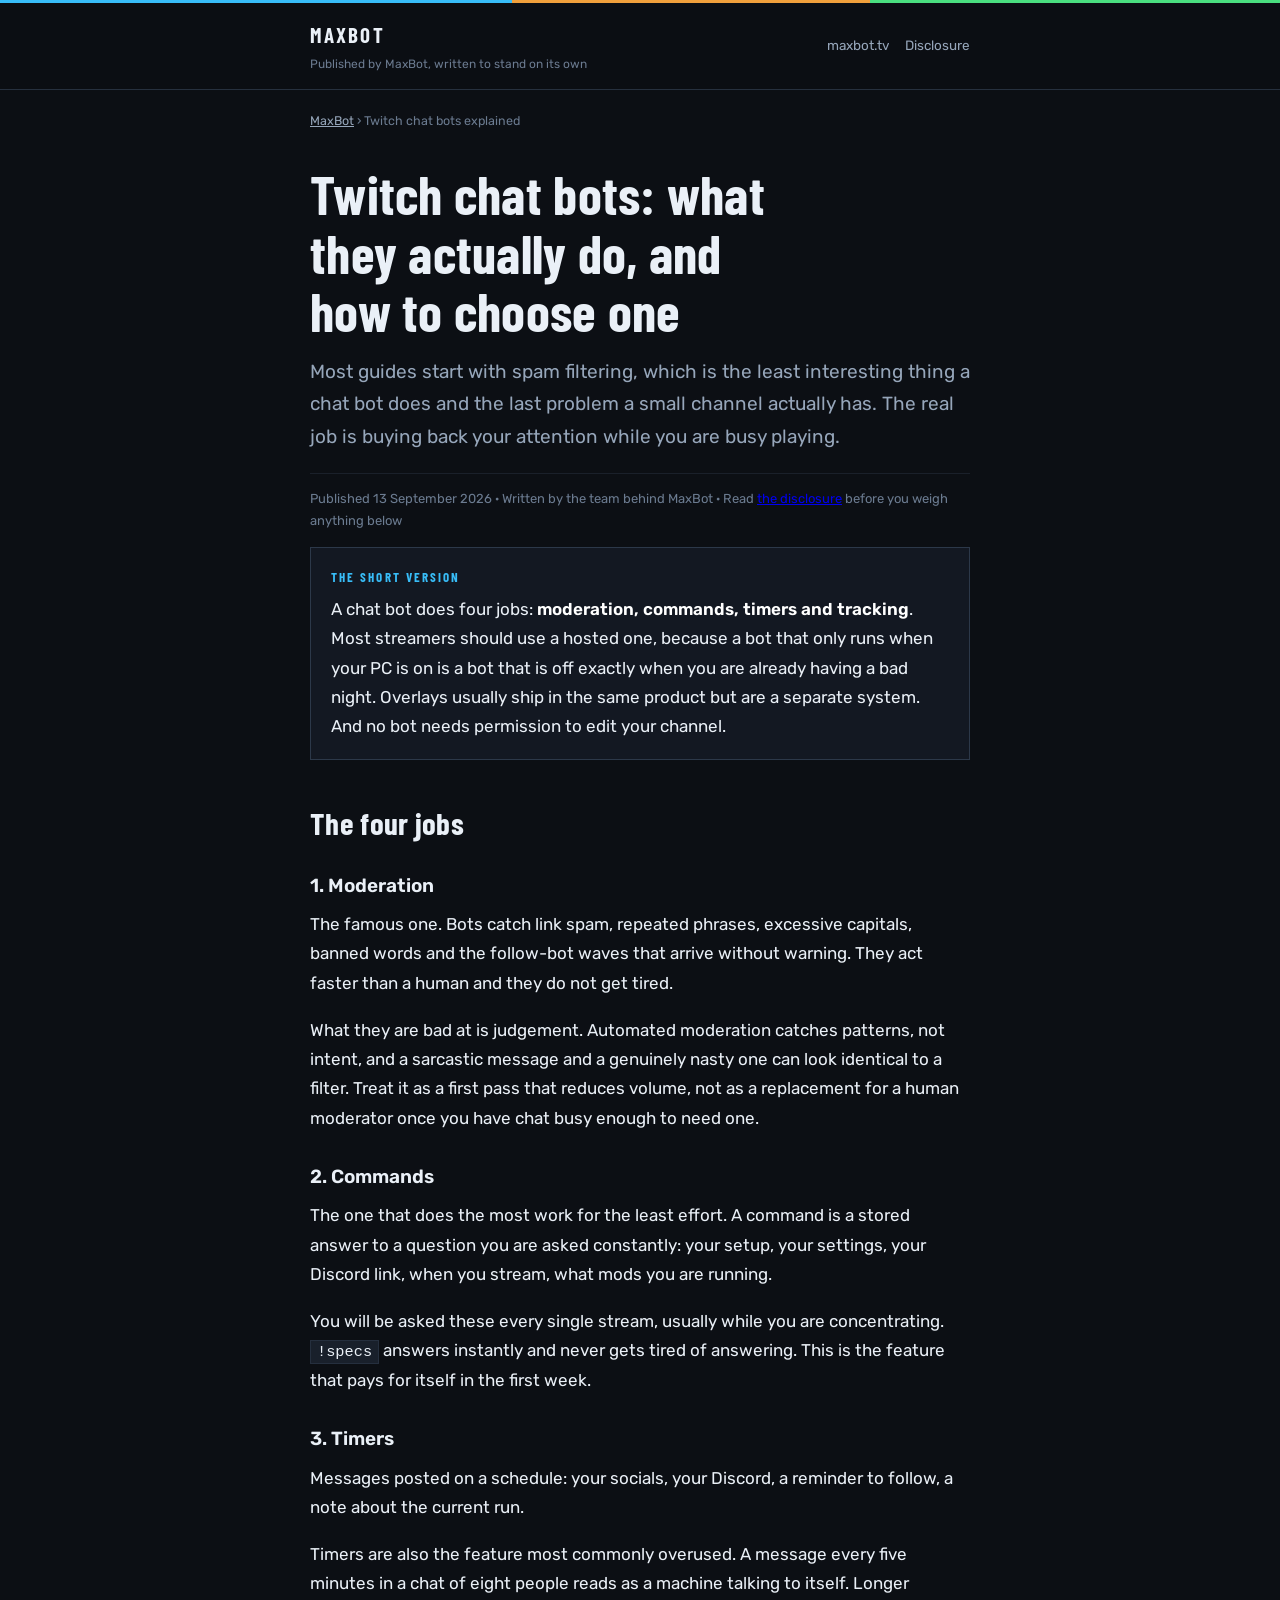
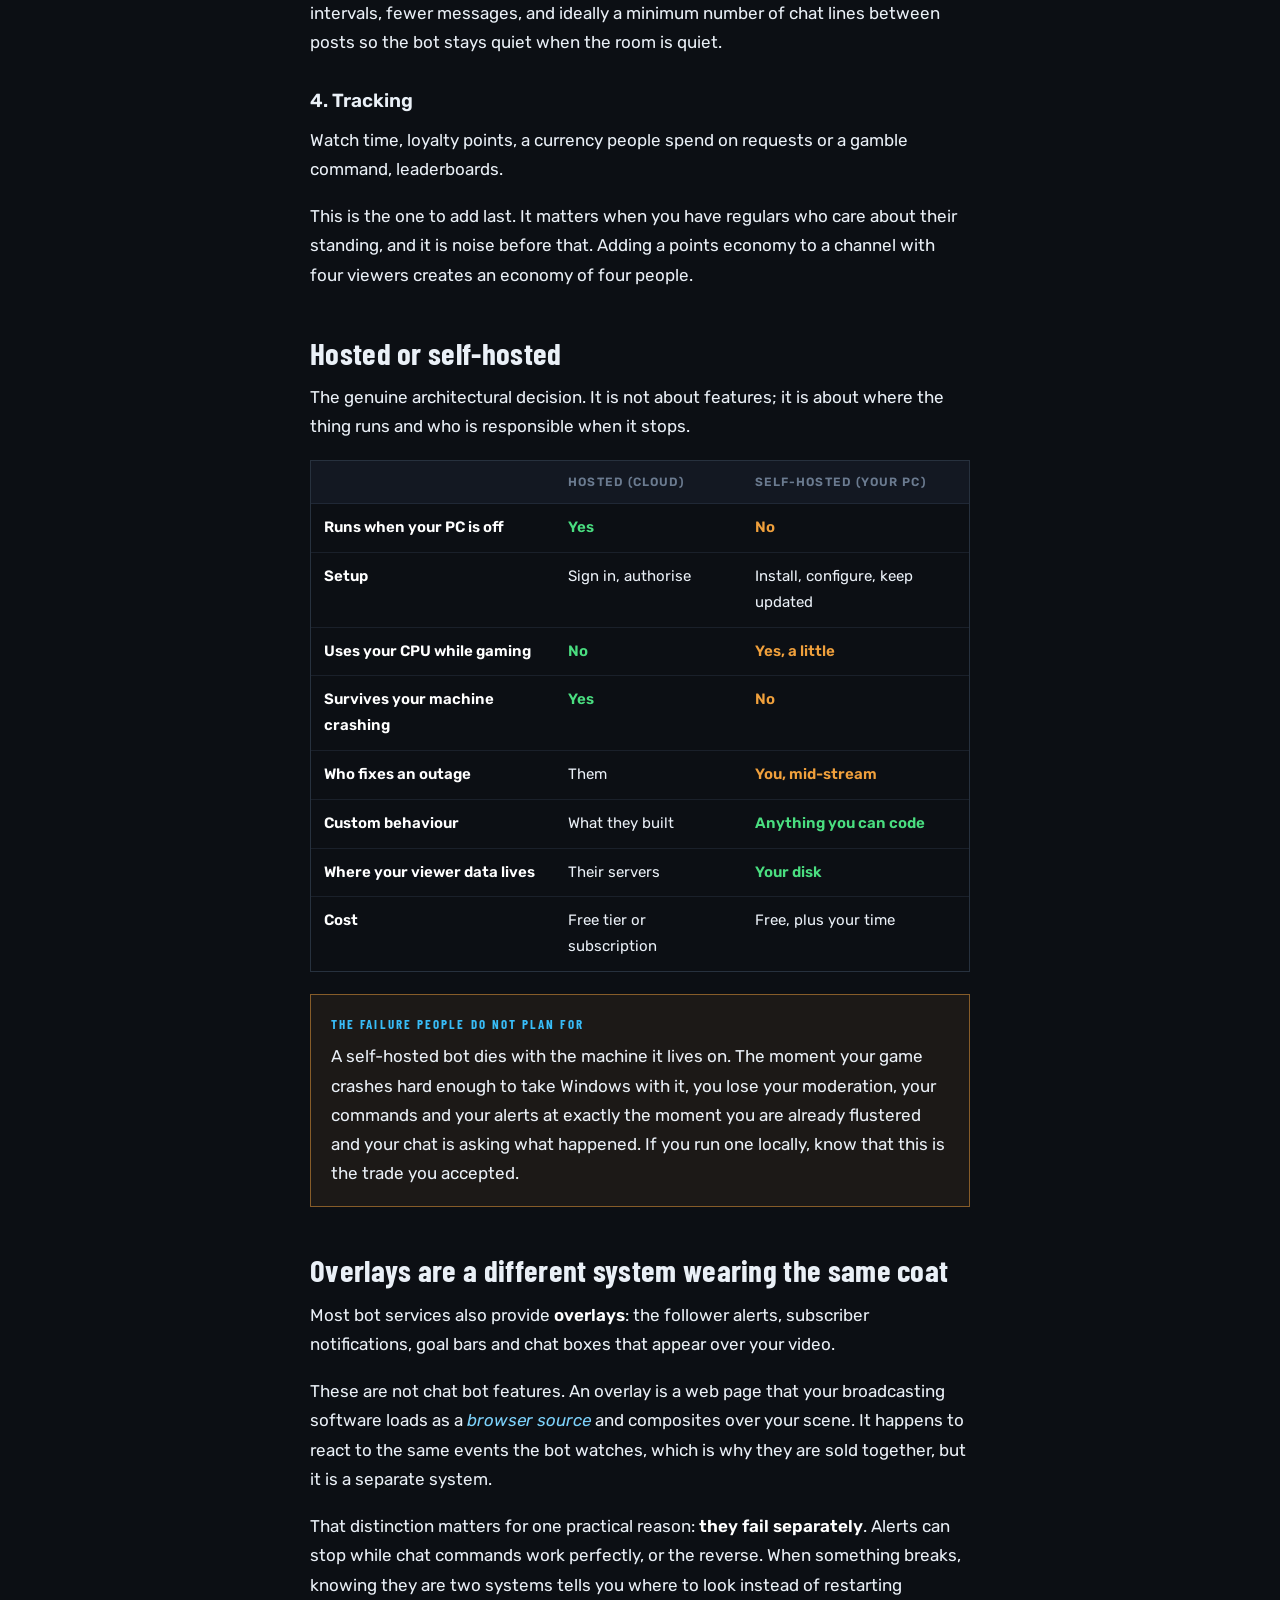
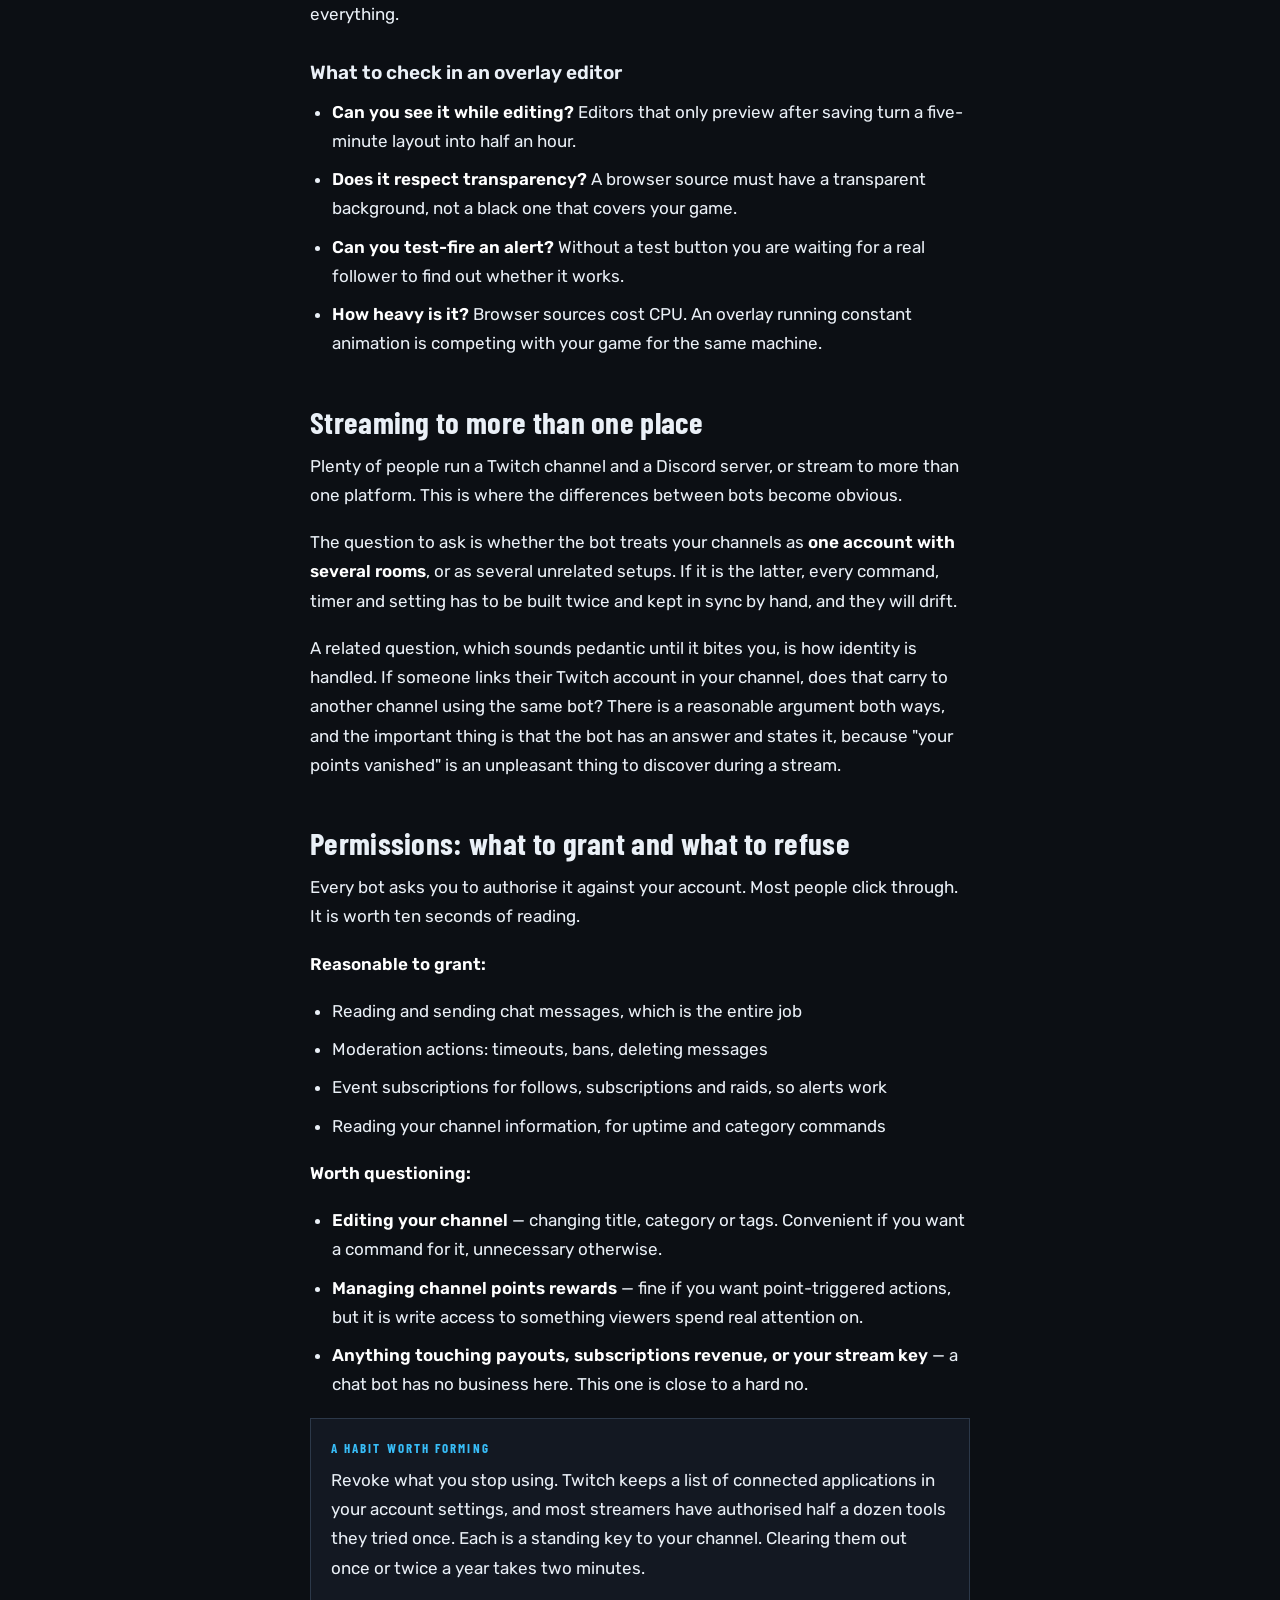
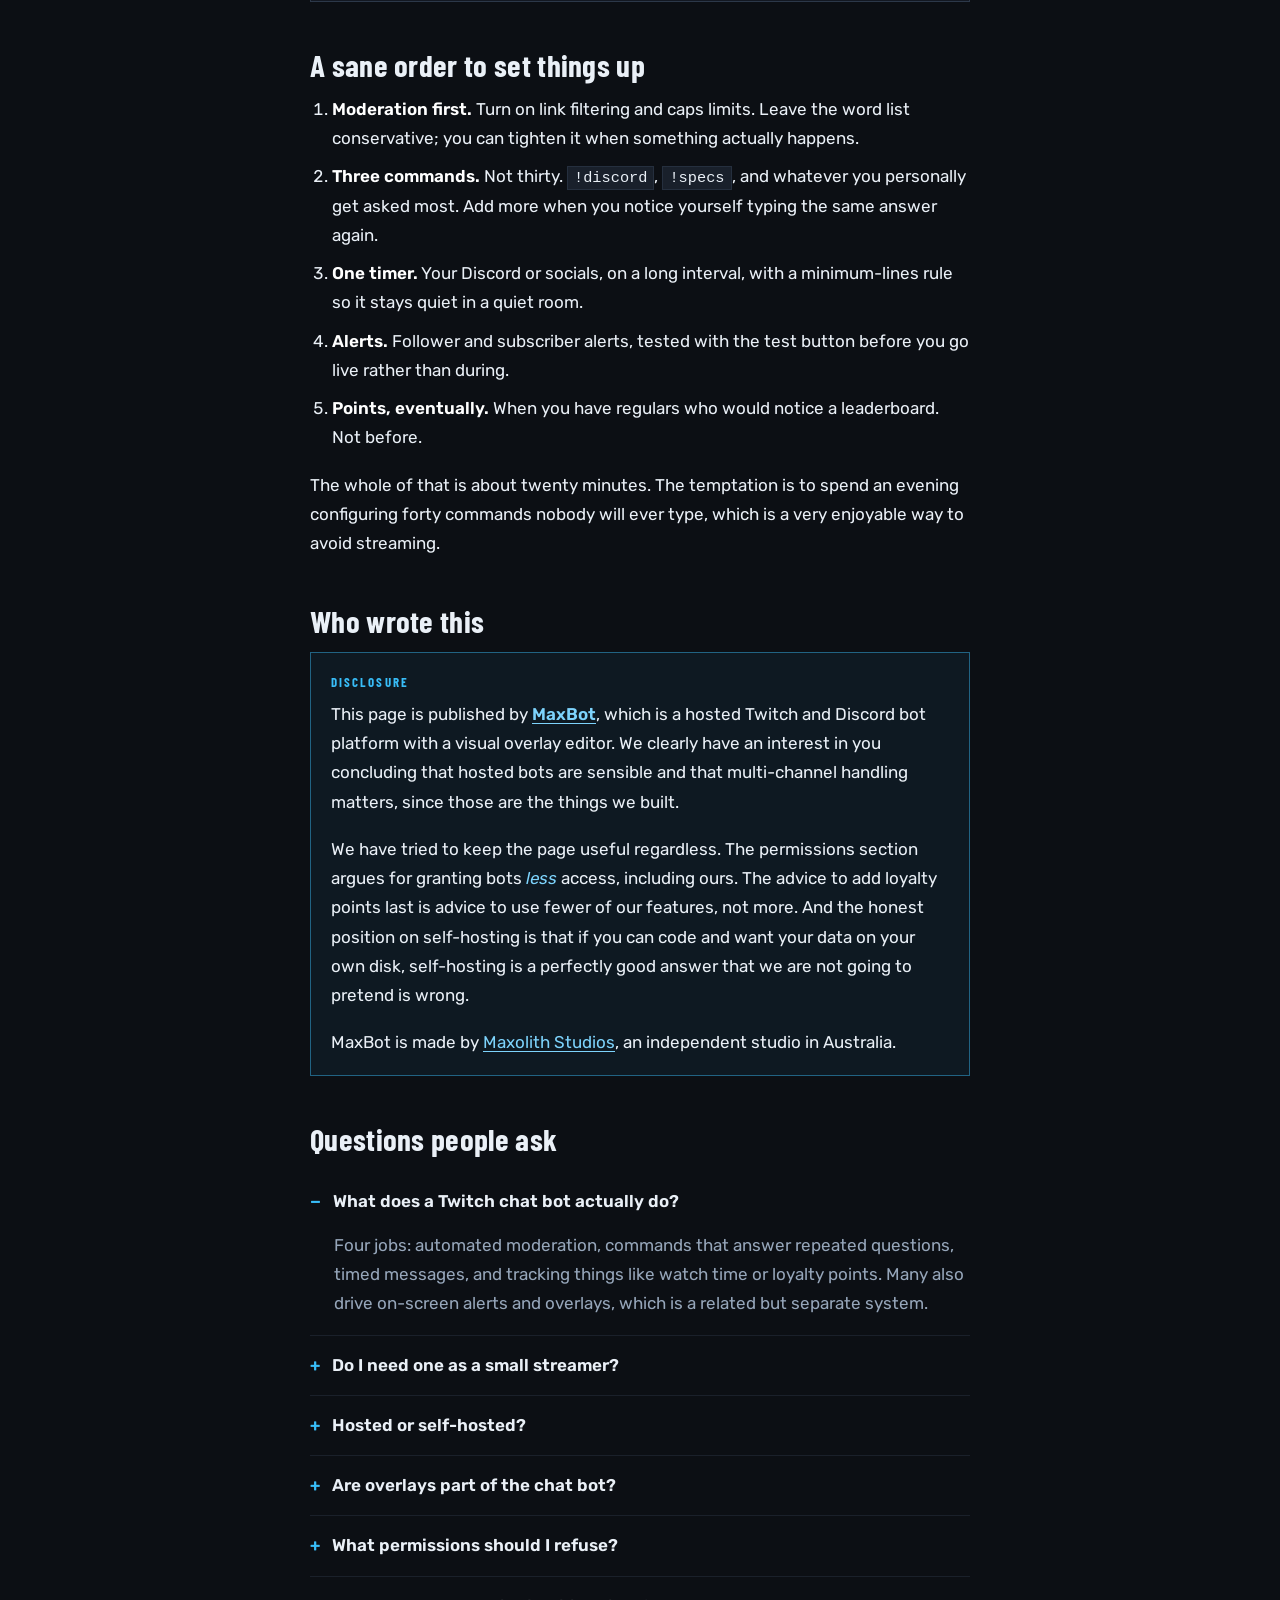
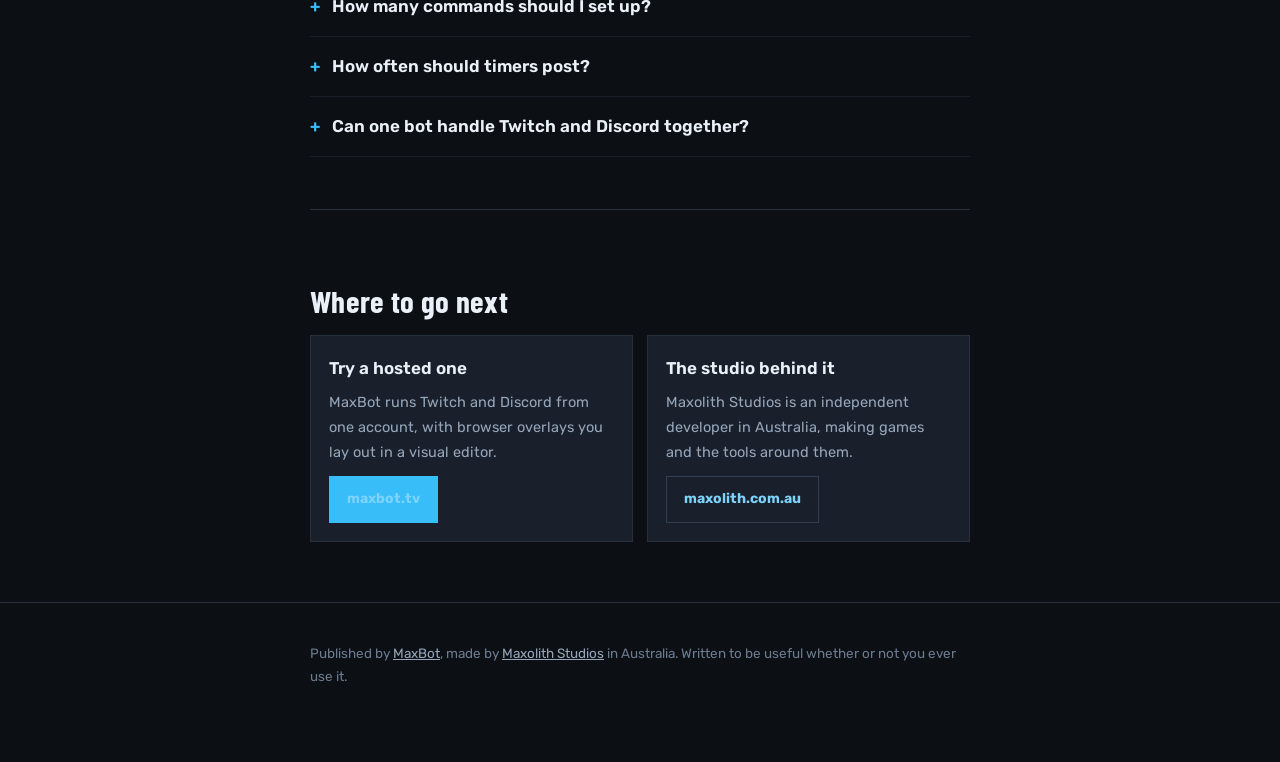
<file: twitch-chat-bots.html>
<!DOCTYPE html>
<html lang="en-AU">
<head>
<meta charset="utf-8">
<meta name="viewport" content="width=device-width, initial-scale=1">

<title>Twitch chat bots: what they actually do, and how to choose one</title>
<meta name="description" content="What a Twitch chat bot is for beyond spam filtering: commands, timers, loyalty points, alerts and overlays. Hosted versus self-hosted, what breaks when you stream to Twitch and Discord at once, and the permission you should never hand over.">
<link rel="canonical" href="https://maaaaaaxx.github.io/website/twitch-chat-bots.html">

<meta name="robots" content="index, follow, max-snippet:-1, max-image-preview:large">
<meta name="author" content="MaxBot">

<meta property="og:type" content="article">
<meta property="og:site_name" content="MaxBot Guides">
<meta property="og:locale" content="en_AU">
<meta property="og:title" content="Twitch chat bots: what they do and how to choose one">
<meta property="og:description" content="Moderation, commands, timers, points and overlays, explained. Hosted versus self-hosted, and the permissions worth refusing.">
<meta property="og:url" content="https://maaaaaaxx.github.io/website/twitch-chat-bots.html">

<meta name="twitter:card" content="summary_large_image">
<meta name="twitter:title" content="Twitch chat bots, explained">
<meta name="twitter:description" content="What chat bots actually do, hosted versus self-hosted, and the permission you should never grant.">

<link rel="preconnect" href="https://fonts.googleapis.com">
<link rel="preconnect" href="https://fonts.gstatic.com" crossorigin>
<link href="https://fonts.googleapis.com/css2?family=Barlow+Condensed:wght@600;700&family=Rubik:wght@400;500;600&display=swap" rel="stylesheet">
<link rel="stylesheet" href="css/maxbot.css">

<script type="application/ld+json">
{
  "@context": "https://schema.org",
  "@type": "Article",
  "headline": "Twitch chat bots: what they actually do, and how to choose one",
  "description": "A practical explanation of what Twitch chat bots do, the difference between hosted and self-hosted bots, how overlays relate to them, and which account permissions are worth refusing.",
  "datePublished": "2026-09-13",
  "dateModified": "2026-09-13",
  "inLanguage": "en-AU",
  "mainEntityOfPage": { "@type": "WebPage", "@id": "https://maaaaaaxx.github.io/website/twitch-chat-bots.html" },
  "author": { "@type": "Organization", "name": "MaxBot", "url": "https://maxbot.tv/" },
  "publisher": { "@type": "Organization", "name": "MaxBot", "url": "https://maxbot.tv/" }
}
</script>

<script type="application/ld+json">
{
  "@context": "https://schema.org",
  "@type": "FAQPage",
  "mainEntity": [
    {
      "@type": "Question",
      "name": "What does a Twitch chat bot actually do?",
      "acceptedAnswer": { "@type": "Answer", "text": "Four things, in rough order of how much they matter: it moderates chat automatically, it answers repeated questions through commands so you do not have to, it posts timed messages while you are concentrating, and it tracks viewer activity such as watch time or loyalty points. Many bots also drive on-screen overlays and alerts, though that is a separate job that happens to live in the same product." }
    },
    {
      "@type": "Question",
      "name": "Do I need a chat bot if I am a small streamer?",
      "acceptedAnswer": { "@type": "Answer", "text": "Yes, earlier than most people expect, but for a different reason than large channels. A small channel rarely has a spam problem; it has an attention problem. You cannot watch chat, play well and talk at once. A bot answering the same three questions and posting your links on a timer buys back attention, which is the scarce resource when you are alone on stream." }
    },
    {
      "@type": "Question",
      "name": "Is a hosted chat bot or a self-hosted one better?",
      "acceptedAnswer": { "@type": "Answer", "text": "Hosted is right for almost everyone: it runs when your computer is off, needs no maintenance, and survives your machine dying mid-stream. Self-hosted is worth it only if you need behaviour no hosted service offers, want your data on your own hardware, or are prepared to be on call for your own outages at two in the morning." }
    },
    {
      "@type": "Question",
      "name": "Are chat bot overlays different from chat bots?",
      "acceptedAnswer": { "@type": "Answer", "text": "Technically yes. A chat bot reads and writes chat messages. An overlay is a web page your broadcasting software loads as a browser source and composites over your video. They are bundled together because they share the same event data, but they are separate systems and a failure in one does not necessarily break the other." }
    },
    {
      "@type": "Question",
      "name": "What permissions should I give a chat bot?",
      "acceptedAnswer": { "@type": "Answer", "text": "Grant chat reading and sending, moderation actions, and the event subscriptions it needs for alerts. Be cautious about anything touching channel editing, stream key access, or your channel points and payouts. A bot that asks for permission to edit your channel or manage your revenue is asking for more than its job requires." }
    }
  ]
}
</script>
</head>
<body>
<a class="skip-link" href="#main">Skip to content</a>
<div class="stripes"></div>

<header class="site-header">
  <div class="site-header__inner">
    <a class="brand" href="https://maxbot.tv/">
      <span class="brand__name">MaxBot</span>
      <span class="brand__note">Published by MaxBot, written to stand on its own</span>
    </a>
    <nav class="nav" aria-label="Primary">
      <a href="https://maxbot.tv/">maxbot.tv</a>
      <a href="#who">Disclosure</a>
    </nav>
  </div>
</header>

<main id="main">
  <div class="wrap">
    <nav class="crumbs" aria-label="Breadcrumb">
      <a href="https://maxbot.tv/">MaxBot</a> &rsaquo; Twitch chat bots explained
    </nav>
    <div class="masthead">
      <h1>Twitch chat bots: what they actually do, and how to choose one</h1>
      <p class="standfirst">Most guides start with spam filtering, which is the least interesting thing a chat bot does and the last problem a small channel actually has. The real job is buying back your attention while you are busy playing.</p>
      <p class="byline">Published 13 September 2026 &middot; Written by the team behind MaxBot &middot; Read <a href="#who">the disclosure</a> before you weigh anything below</p>
    </div>
  </div>

  <article class="wrap prose">

    <div class="note">
      <span class="note__title">The short version</span>
      <p>A chat bot does four jobs: <strong>moderation, commands, timers and tracking</strong>. Most streamers should use a hosted one, because a bot that only runs when your PC is on is a bot that is off exactly when you are already having a bad night. Overlays usually ship in the same product but are a separate system. And no bot needs permission to edit your channel.</p>
    </div>

    <h2>The four jobs</h2>

    <h3>1. Moderation</h3>
    <p>The famous one. Bots catch link spam, repeated phrases, excessive capitals, banned words and the follow-bot waves that arrive without warning. They act faster than a human and they do not get tired.</p>
    <p>What they are bad at is judgement. Automated moderation catches patterns, not intent, and a sarcastic message and a genuinely nasty one can look identical to a filter. Treat it as a first pass that reduces volume, not as a replacement for a human moderator once you have chat busy enough to need one.</p>

    <h3>2. Commands</h3>
    <p>The one that does the most work for the least effort. A command is a stored answer to a question you are asked constantly: your setup, your settings, your Discord link, when you stream, what mods you are running.</p>
    <p>You will be asked these every single stream, usually while you are concentrating. <code>!specs</code> answers instantly and never gets tired of answering. This is the feature that pays for itself in the first week.</p>

    <h3>3. Timers</h3>
    <p>Messages posted on a schedule: your socials, your Discord, a reminder to follow, a note about the current run.</p>
    <p>Timers are also the feature most commonly overused. A message every five minutes in a chat of eight people reads as a machine talking to itself. Longer intervals, fewer messages, and ideally a minimum number of chat lines between posts so the bot stays quiet when the room is quiet.</p>

    <h3>4. Tracking</h3>
    <p>Watch time, loyalty points, a currency people spend on requests or a gamble command, leaderboards.</p>
    <p>This is the one to add last. It matters when you have regulars who care about their standing, and it is noise before that. Adding a points economy to a channel with four viewers creates an economy of four people.</p>

    <h2>Hosted or self-hosted</h2>

    <p>The genuine architectural decision. It is not about features; it is about where the thing runs and who is responsible when it stops.</p>

    <div class="table-wrap">
      <table>
        <thead>
          <tr><th>&nbsp;</th><th>Hosted (cloud)</th><th>Self-hosted (your PC)</th></tr>
        </thead>
        <tbody>
          <tr><td><strong>Runs when your PC is off</strong></td><td class="yes">Yes</td><td class="no">No</td></tr>
          <tr><td><strong>Setup</strong></td><td>Sign in, authorise</td><td>Install, configure, keep updated</td></tr>
          <tr><td><strong>Uses your CPU while gaming</strong></td><td class="yes">No</td><td class="no">Yes, a little</td></tr>
          <tr><td><strong>Survives your machine crashing</strong></td><td class="yes">Yes</td><td class="no">No</td></tr>
          <tr><td><strong>Who fixes an outage</strong></td><td>Them</td><td class="no">You, mid-stream</td></tr>
          <tr><td><strong>Custom behaviour</strong></td><td>What they built</td><td class="yes">Anything you can code</td></tr>
          <tr><td><strong>Where your viewer data lives</strong></td><td>Their servers</td><td class="yes">Your disk</td></tr>
          <tr><td><strong>Cost</strong></td><td>Free tier or subscription</td><td>Free, plus your time</td></tr>
        </tbody>
      </table>
    </div>

    <div class="note note--warn">
      <span class="note__title">The failure people do not plan for</span>
      <p>A self-hosted bot dies with the machine it lives on. The moment your game crashes hard enough to take Windows with it, you lose your moderation, your commands and your alerts at exactly the moment you are already flustered and your chat is asking what happened. If you run one locally, know that this is the trade you accepted.</p>
    </div>

    <h2>Overlays are a different system wearing the same coat</h2>

    <p>Most bot services also provide <strong>overlays</strong>: the follower alerts, subscriber notifications, goal bars and chat boxes that appear over your video.</p>

    <p>These are not chat bot features. An overlay is a web page that your broadcasting software loads as a <em>browser source</em> and composites over your scene. It happens to react to the same events the bot watches, which is why they are sold together, but it is a separate system.</p>

    <p>That distinction matters for one practical reason: <strong>they fail separately</strong>. Alerts can stop while chat commands work perfectly, or the reverse. When something breaks, knowing they are two systems tells you where to look instead of restarting everything.</p>

    <h3>What to check in an overlay editor</h3>
    <ul>
      <li><strong>Can you see it while editing?</strong> Editors that only preview after saving turn a five-minute layout into half an hour.</li>
      <li><strong>Does it respect transparency?</strong> A browser source must have a transparent background, not a black one that covers your game.</li>
      <li><strong>Can you test-fire an alert?</strong> Without a test button you are waiting for a real follower to find out whether it works.</li>
      <li><strong>How heavy is it?</strong> Browser sources cost CPU. An overlay running constant animation is competing with your game for the same machine.</li>
    </ul>

    <h2>Streaming to more than one place</h2>

    <p>Plenty of people run a Twitch channel and a Discord server, or stream to more than one platform. This is where the differences between bots become obvious.</p>

    <p>The question to ask is whether the bot treats your channels as <strong>one account with several rooms</strong>, or as several unrelated setups. If it is the latter, every command, timer and setting has to be built twice and kept in sync by hand, and they will drift.</p>

    <p>A related question, which sounds pedantic until it bites you, is how identity is handled. If someone links their Twitch account in your channel, does that carry to another channel using the same bot? There is a reasonable argument both ways, and the important thing is that the bot has an answer and states it, because "your points vanished" is an unpleasant thing to discover during a stream.</p>

    <h2>Permissions: what to grant and what to refuse</h2>

    <p>Every bot asks you to authorise it against your account. Most people click through. It is worth ten seconds of reading.</p>

    <p><strong>Reasonable to grant:</strong></p>
    <ul>
      <li>Reading and sending chat messages, which is the entire job</li>
      <li>Moderation actions: timeouts, bans, deleting messages</li>
      <li>Event subscriptions for follows, subscriptions and raids, so alerts work</li>
      <li>Reading your channel information, for uptime and category commands</li>
    </ul>

    <p><strong>Worth questioning:</strong></p>
    <ul>
      <li><strong>Editing your channel</strong> — changing title, category or tags. Convenient if you want a command for it, unnecessary otherwise.</li>
      <li><strong>Managing channel points rewards</strong> — fine if you want point-triggered actions, but it is write access to something viewers spend real attention on.</li>
      <li><strong>Anything touching payouts, subscriptions revenue, or your stream key</strong> — a chat bot has no business here. This one is close to a hard no.</li>
    </ul>

    <div class="note">
      <span class="note__title">A habit worth forming</span>
      <p>Revoke what you stop using. Twitch keeps a list of connected applications in your account settings, and most streamers have authorised half a dozen tools they tried once. Each is a standing key to your channel. Clearing them out once or twice a year takes two minutes.</p>
    </div>

    <h2>A sane order to set things up</h2>

    <ol>
      <li><strong>Moderation first.</strong> Turn on link filtering and caps limits. Leave the word list conservative; you can tighten it when something actually happens.</li>
      <li><strong>Three commands.</strong> Not thirty. <code>!discord</code>, <code>!specs</code>, and whatever you personally get asked most. Add more when you notice yourself typing the same answer again.</li>
      <li><strong>One timer.</strong> Your Discord or socials, on a long interval, with a minimum-lines rule so it stays quiet in a quiet room.</li>
      <li><strong>Alerts.</strong> Follower and subscriber alerts, tested with the test button before you go live rather than during.</li>
      <li><strong>Points, eventually.</strong> When you have regulars who would notice a leaderboard. Not before.</li>
    </ol>

    <p>The whole of that is about twenty minutes. The temptation is to spend an evening configuring forty commands nobody will ever type, which is a very enjoyable way to avoid streaming.</p>

    <h2 id="who">Who wrote this</h2>

    <div class="note note--who">
      <span class="note__title">Disclosure</span>
      <p>This page is published by <strong><a href="https://maxbot.tv/">MaxBot</a></strong>, which is a hosted Twitch and Discord bot platform with a visual overlay editor. We clearly have an interest in you concluding that hosted bots are sensible and that multi-channel handling matters, since those are the things we built.</p>
      <p>We have tried to keep the page useful regardless. The permissions section argues for granting bots <em>less</em> access, including ours. The advice to add loyalty points last is advice to use fewer of our features, not more. And the honest position on self-hosting is that if you can code and want your data on your own disk, self-hosting is a perfectly good answer that we are not going to pretend is wrong.</p>
      <p>MaxBot is made by <a href="https://maxolith.com.au/">Maxolith Studios</a>, an independent studio in Australia.</p>
    </div>

    <h2>Questions people ask</h2>

    <div class="faq">
      <details open>
        <summary>What does a Twitch chat bot actually do?</summary>
        <p>Four jobs: automated moderation, commands that answer repeated questions, timed messages, and tracking things like watch time or loyalty points. Many also drive on-screen alerts and overlays, which is a related but separate system.</p>
      </details>
      <details>
        <summary>Do I need one as a small streamer?</summary>
        <p>Yes, and earlier than you would think, though not for spam. A small channel has an attention problem rather than a spam problem: you cannot watch chat, play well and talk at once. Commands and timers buy that attention back.</p>
      </details>
      <details>
        <summary>Hosted or self-hosted?</summary>
        <p>Hosted suits almost everyone. It runs when your computer is off, needs no upkeep, and survives your machine crashing mid-stream. Self-host only if you need behaviour nobody offers, want viewer data on your own hardware, or are happy being on call for your own outages.</p>
      </details>
      <details>
        <summary>Are overlays part of the chat bot?</summary>
        <p>They are usually sold together but they are separate systems. The bot reads and writes chat; an overlay is a web page your broadcasting software loads as a browser source. They break independently, which is useful to know when something stops working.</p>
      </details>
      <details>
        <summary>What permissions should I refuse?</summary>
        <p>Anything touching your stream key, payouts or subscription revenue. Be deliberate about channel editing and channel points management too, since those are write access you may not need. Chat, moderation and event subscriptions are the job.</p>
      </details>
      <details>
        <summary>How many commands should I set up?</summary>
        <p>Start with three, and add one each time you notice yourself typing the same answer twice in a stream. Building forty commands in advance is a pleasant way to avoid going live, and most of them will never be typed.</p>
      </details>
      <details>
        <summary>How often should timers post?</summary>
        <p>Less often than you think, and ideally with a minimum number of chat lines between posts. A message every five minutes in a chat of eight people reads as a machine talking to an empty room.</p>
      </details>
      <details>
        <summary>Can one bot handle Twitch and Discord together?</summary>
        <p>Some can. The thing to check is whether it treats them as one account with several rooms or as unrelated setups, because the second means building and syncing every command twice by hand, and they will drift apart.</p>
      </details>
    </div>

    <section class="next" aria-labelledby="h-next">
      <h2 id="h-next">Where to go next</h2>
      <div class="cards">
        <div class="card">
          <h3>Try a hosted one</h3>
          <p>MaxBot runs Twitch and Discord from one account, with browser overlays you lay out in a visual editor.</p>
          <a class="btn" href="https://maxbot.tv/">maxbot.tv</a>
        </div>
        <div class="card">
          <h3>The studio behind it</h3>
          <p>Maxolith Studios is an independent developer in Australia, making games and the tools around them.</p>
          <a class="btn btn--ghost" href="https://maxolith.com.au/">maxolith.com.au</a>
        </div>
      </div>
    </section>

  </article>
</main>

<footer class="site-footer">
  <div class="wrap">
    <p>Published by <a href="https://maxbot.tv/">MaxBot</a>, made by <a href="https://maxolith.com.au/">Maxolith Studios</a> in Australia. Written to be useful whether or not you ever use it.</p>
  </div>
</footer>

</body>
</html>
</file>
<file: css/theme.css>
/* ────────────────────────────────────────────────────────────────────
   GENERATED COPY. Do not edit.
   Source: web/shared/css/theme.css
   Regenerate: node web/shared/sync-theme.js
   ──────────────────────────────────────────────────────────────────── */
/* ══════════════════════════════════════════════════════════════════════════
   The Pub - shared WEB theme
   ══════════════════════════════════════════════════════════════════════════

   This is the canonical stylesheet for thepub.beer, the RedM saloon site and
   the RedM staff panel. It is the same design system as the in-game NUI theme
   at resources/[pub]/pub_banking/ui/css/theme.css, with the three differences
   a document needs and a game overlay does not:

     1. the body has a real background, because there is no game behind it
     2. the page scrolls
     3. text is selectable, because people copy join instructions

   Do not edit the copies. Edit this file and run `node web/shared/sync-theme.js`,
   which stamps it into every site. A copy that has drifted is a bug that only
   shows up on one page, which is exactly the kind nobody finds.

   ── Sizing: read this before adding a px anywhere ─────────────────────────

   Nothing here is sized in pixels. A page drawn in pixels is drawn for one
   monitor: correct at 1080p, cramped at 1440p, postage-stamp at 4K. The root
   font size tracks the viewport instead, and every size is in rem, so one
   value scales the whole site.

     html { font-size: clamp(9px, calc(0.41667vw + 0.74074vh), 48px) }

   The vw and vh terms are weighted to contribute equally at 16:9, which keeps
   an ultrawide from inflating the page to the width of the screen while
   leaving it too tall for the height.

     1280 x  720  ->  10.7  (0.67x)
     1920 x 1080  ->  16.0  (1.00x, what everything was drawn at)
     2560 x 1440  ->  21.3  (1.33x)
     3440 x 1440  ->  25.0  (ultrawide, not the 28.7 pure vw would give)
     3840 x 2160  ->  32.0  (2.00x)

   The only fair uses of px are inside @media queries and blur() radii.
   ══════════════════════════════════════════════════════════════════════════ */

html {
  font-size: clamp(9px, calc(0.41667vw + 0.74074vh), 48px);
}

/* A phone is not a small desktop. Below 700px the viewport is so narrow that
   the vw term starves the root size, and body copy falls under the size a
   thumb can read. Lean on vh there instead so the page stays legible. */
@media (max-width: 700px) {
  html { font-size: clamp(13px, calc(2.6vw + 0.4vh), 20px); }
}

:root {
  /* ── Scale ──────────────────────────────────────────────────────────── */
  /* A hairline that stays visible on a 4K panel without going chunky on a
     720p one. max() rather than a flat 1px: at a 32-unit root, 0.0625rem is
     two device pixels, which is what a 1px rule looks like at 1080p. */
  --hair:  max(1px, 0.0625rem);
  --hair2: max(2px, 0.125rem);

  /* Spacing ladder. Every margin, gap and padding comes from here, so nothing
     is ever nudged by an arbitrary number of pixels. */
  --sp-1: 0.25rem;
  --sp-2: 0.5rem;
  --sp-3: 0.75rem;
  --sp-4: 1rem;
  --sp-5: 1.5rem;
  --sp-6: 2rem;
  --sp-7: 3rem;
  --sp-8: 4.5rem;   /* web only: section rhythm, a game menu never needs it */

  /* ── Ink and paper ──────────────────────────────────────────────────── */
  --paper:          #d9cdb4;
  --paper-dim:      #c4b79c;
  --paper-deep:     #a8997d;

  --ink:            #12100d;   /* near-black, never #000 */
  --ink-soft:       #1c1915;
  --ink-veil:       rgba(12, 10, 8, 0.88);
  --ink-veil-light: rgba(12, 10, 8, 0.62);

  --cream:          #efe6d2;
  --cream-dim:      #b9ae97;
  --cream-faint:    #7d7461;

  /* ── Accents ────────────────────────────────────────────────────────── */
  --gold:           #c9a227;
  --gold-bright:    #e8c65a;
  --gold-deep:      #8a6d18;

  --blood:          #8e2420;
  --blood-bright:   #c0392b;

  --moss:           #5c6b3f;
  --moss-bright:    #7d9155;

  --slate:          #4a5560;

  /* ── Currency, matched to the HUD so a number means the same thing on the
     site as it does in a player's pocket ───────────────────────────────── */
  --cur-cash:       #8fa06b;
  --cur-bank:       #7c9bb5;
  --cur-gold:       #d4af37;
  --cur-platinum:   #cfd6dc;

  /* ── Saloon extras: web only ────────────────────────────────────────────
     The in-game menus float over a rendered world that already supplies wood
     and lamplight. A web page has nothing behind it, so the timber and the
     brass have to be drawn. */
  --wood-dark:      #241a11;
  --wood:           #35251705;   /* deliberately faint, layered over ink */
  --wood-warm:      #4a3320;
  --brass:          #b08d3f;
  --brass-dark:     #6d5520;
  --lamp:           #ffcf7a;     /* the glow, never a fill */
  --whiskey:        #a4552a;

  /* ── Type ───────────────────────────────────────────────────────────── */
  /* Rockstar's faces are not licensable and a web font is a third-party
     request on every page load, so this stack picks the closest condensed
     serif already installed, then degrades. */
  --font-display: "Adobe Caslon Pro", "Playfair Display", "Bookman Old Style",
                  "Baskerville Old Face", "Georgia", "Times New Roman", serif;
  --font-body:    "Ebrima", "Segoe UI", "Gill Sans MT", "Optima", sans-serif;
  --font-numeric: "Consolas", "Courier New", monospace;

  /* Type scale in rem so it rides the root size. The comments are the px
     equivalents at 1080p. */
  --fs-hero:   2.375rem;   /* 38 */
  --fs-title:  1.5625rem;  /* 25 */
  --fs-head:   1.125rem;   /* 18 */
  --fs-body:   0.9375rem;  /* 15 */
  --fs-small:  0.8125rem;  /* 13 */
  --fs-micro:  0.6875rem;  /* 11 */
  /* Web only. A landing page carries one word bigger than any menu ever does. */
  --fs-mega:   4.25rem;

  --tracking-wide: 0.16em;
  --tracking-mid:  0.08em;

  /* ── Structure ──────────────────────────────────────────────────────── */
  --rule:        var(--hair) solid rgba(201, 162, 39, 0.42);
  --rule-faint:  var(--hair) solid rgba(201, 162, 39, 0.18);
  --rule-heavy:  var(--hair2) solid rgba(201, 162, 39, 0.55);

  --shadow-panel: 0 1.125rem 3.75rem rgba(0, 0, 0, 0.75);
  --shadow-inset: inset 0 0 5.625rem rgba(0, 0, 0, 0.55);
  --shadow-lamp:  0 0 2.5rem rgba(255, 207, 122, 0.16);

  --ease: cubic-bezier(0.22, 0.61, 0.36, 1);

  --measure: 42rem;   /* comfortable reading column for the long-form guides */
}

/* ── Reset ────────────────────────────────────────────────────────────── */

*, *::before, *::after { box-sizing: border-box; }

html { scroll-behavior: smooth; }
@media (prefers-reduced-motion: reduce) { html { scroll-behavior: auto; } }

body {
  margin: 0;
  padding: 0;
  min-height: 100%;
  background-color: var(--ink);
  font-family: var(--font-body);
  color: var(--cream);
  font-size: var(--fs-body);
  line-height: 1.65;
  -webkit-font-smoothing: antialiased;
  overflow-x: hidden;
}

img, svg, video { max-width: 100%; height: auto; display: block; }

a { color: var(--gold-bright); text-decoration: none; }
a:hover { color: var(--lamp); text-decoration: underline; }

:focus-visible {
  outline: var(--hair2) solid var(--gold-bright);
  outline-offset: 0.125rem;
}

/* Anything a keyboard can reach must announce itself, but people who click
   should not see a ring on every button they press. */
:focus:not(:focus-visible) { outline: none; }

/* ── Boards: the timber a saloon is built from ─────────────────────────────
   Repeating linear gradients rather than a photograph. A tiled JPEG of wood
   costs 200KB and tiles visibly; this costs nothing and never seams. */

.boards {
  background-color: var(--wood-dark);
  background-image:
    repeating-linear-gradient(90deg,
      rgba(0,0,0,0.32) 0rem, rgba(0,0,0,0) 0.07rem,
      rgba(255,255,255,0.014) 0.5rem, rgba(0,0,0,0) 1.9rem),
    repeating-linear-gradient(0deg,
      rgba(0,0,0,0.5) 0rem, rgba(0,0,0,0.5) 0.09rem,
      rgba(0,0,0,0) 0.09rem, rgba(0,0,0,0) 7.5rem),
    linear-gradient(178deg, #2b1e14 0%, #1a120c 55%, #241910 100%);
}

/* ── Grain ────────────────────────────────────────────────────────────────
   A film-grain overlay sells the period look more than any other single
   detail. Inline SVG turbulence, so there is no image to ship. */

.grain {
  position: fixed;
  inset: 0;
  pointer-events: none;
  z-index: 60;
  opacity: 0.14;
  mix-blend-mode: overlay;
  background-image: url("data:image/svg+xml;utf8,\
<svg xmlns='http://www.w3.org/2000/svg' width='180' height='180'>\
<filter id='n'><feTurbulence type='fractalNoise' baseFrequency='0.85' numOctaves='3'/></filter>\
<rect width='100%25' height='100%25' filter='url(%23n)'/></svg>");
}

.vignette {
  position: fixed;
  inset: 0;
  pointer-events: none;
  z-index: 59;
  background: radial-gradient(ellipse at center,
              rgba(0,0,0,0) 42%, rgba(0,0,0,0.62) 100%);
}

/* ── Panels ───────────────────────────────────────────────────────────── */

.panel {
  position: relative;
  background:
    linear-gradient(180deg, rgba(28,25,21,0.96) 0%, rgba(14,12,10,0.97) 100%);
  border: var(--rule);
  box-shadow: var(--shadow-panel), var(--shadow-inset);
}

/* Ornamental corner ticks, drawn rather than shipped as images. */
.panel::before,
.panel::after {
  content: "";
  position: absolute;
  width: 0.875rem; height: 0.875rem;
  border-color: var(--gold);
  opacity: 0.75;
  pointer-events: none;
}
.panel::before {
  top: 0.25rem; left: 0.25rem;
  border-top: var(--hair2) solid; border-left: var(--hair2) solid;
}
.panel::after {
  bottom: 0.25rem; right: 0.25rem;
  border-bottom: var(--hair2) solid; border-right: var(--hair2) solid;
}

.panel--paper {
  background:
    linear-gradient(180deg, rgba(217,205,180,0.97), rgba(196,183,156,0.97));
  color: var(--ink);
}
.panel--paper a { color: #6b4a12; }

/* A flat panel with no corner ticks, for grids where forty of them would be
   forty times too much ornament. */
.panel--plain::before,
.panel--plain::after { content: none; }

/* ── Headings ─────────────────────────────────────────────────────────── */

.title {
  font-family: var(--font-display);
  font-size: var(--fs-title);
  letter-spacing: var(--tracking-mid);
  color: var(--cream);
  margin: 0;
  text-transform: uppercase;
  text-shadow: 0 var(--hair2) 0.375rem rgba(0,0,0,0.9);
}

.title--hero { font-size: var(--fs-hero); }
.title--mega { font-size: var(--fs-mega); line-height: 0.95; }

.subtitle {
  font-size: var(--fs-micro);
  letter-spacing: var(--tracking-wide);
  text-transform: uppercase;
  color: var(--cream-faint);
  margin: 0.25rem 0 0;
}

/* Letterpress: the display type on a saloon sign is stamped into the board,
   not printed on it. A light top edge and a dark bottom shadow is the whole
   trick. */
.letterpress {
  color: var(--paper);
  text-shadow:
    0 calc(-1 * var(--hair)) 0 rgba(255, 240, 210, 0.22),
    0 var(--hair) 0 rgba(0, 0, 0, 0.85),
    0 0.25rem 0.75rem rgba(0, 0, 0, 0.8);
}

/* A rule with a diamond in the middle, the way the game breaks up sections. */
.divider {
  display: flex;
  align-items: center;
  gap: 0.5rem;
  margin: 0.75rem 0;
}
.divider::before,
.divider::after {
  content: "";
  flex: 1;
  height: var(--hair);
  background: linear-gradient(90deg,
    transparent, rgba(201,162,39,0.45), transparent);
}
.divider__mark {
  width: 0.375rem; height: 0.375rem;
  transform: rotate(45deg);
  background: var(--gold);
  opacity: 0.8;
  flex: none;
}

/* ── Buttons ──────────────────────────────────────────────────────────── */

.btn {
  display: inline-flex;
  align-items: center;
  justify-content: center;
  gap: 0.5rem;
  font-family: var(--font-body);
  font-size: var(--fs-small);
  letter-spacing: var(--tracking-mid);
  text-transform: uppercase;
  color: var(--cream);
  background: rgba(40, 35, 28, 0.9);
  border: var(--rule-faint);
  padding: 0.5625rem 1.125rem;
  cursor: pointer;
  text-decoration: none;
  transition: background 140ms var(--ease),
              color 140ms var(--ease),
              border-color 140ms var(--ease);
}

.btn:hover {
  background: rgba(201, 162, 39, 0.16);
  border-color: var(--gold);
  color: var(--gold-bright);
  text-decoration: none;
}

.btn:active { transform: translateY(var(--hair)); }

.btn--primary {
  background: rgba(92, 107, 63, 0.22);
  border-color: rgba(125, 145, 85, 0.6);
  color: #d8e3c2;
}
.btn--primary:hover {
  background: rgba(125, 145, 85, 0.34);
  border-color: var(--moss-bright);
  color: #eef4e2;
}

.btn--danger {
  background: rgba(142, 36, 32, 0.2);
  border-color: rgba(192, 57, 43, 0.55);
  color: #f0c9c5;
}
.btn--danger:hover {
  background: rgba(192, 57, 43, 0.34);
  border-color: var(--blood-bright);
  color: #ffe2de;
}

.btn--brass {
  background: linear-gradient(180deg, rgba(176,141,63,0.30), rgba(109,85,32,0.30));
  border-color: var(--brass);
  color: #f4e3b8;
}
.btn--brass:hover {
  background: linear-gradient(180deg, rgba(176,141,63,0.5), rgba(109,85,32,0.5));
  border-color: var(--gold-bright);
  color: #fff3d2;
}

.btn--big { font-size: var(--fs-head); padding: 0.875rem 2rem; }

.btn:disabled,
.btn[disabled] {
  opacity: 0.35;
  cursor: not-allowed;
  pointer-events: none;
}

/* ── Tabs ─────────────────────────────────────────────────────────────── */

.tabs {
  display: flex;
  gap: 0;
  border-bottom: var(--rule-faint);
  overflow-x: auto;
}

.tab {
  flex: 1 0 auto;
  text-align: center;
  padding: 0.6875rem 0.75rem;
  font-size: var(--fs-small);
  letter-spacing: var(--tracking-wide);
  text-transform: uppercase;
  color: var(--cream-faint);
  cursor: pointer;
  white-space: nowrap;
  background: none;
  border: none;
  border-bottom: var(--hair2) solid transparent;
  font-family: inherit;
  transition: color 140ms var(--ease), border-color 140ms var(--ease);
}

.tab:hover { color: var(--cream-dim); }

.tab.is-active {
  color: var(--gold-bright);
  border-bottom-color: var(--gold);
}

/* ── Rows ─────────────────────────────────────────────────────────────── */

.row {
  display: flex;
  align-items: center;
  justify-content: space-between;
  gap: 0.625rem;
  padding: 0.5625rem 0.75rem;
  border-bottom: var(--rule-faint);
  transition: background 120ms var(--ease);
}

.row:hover     { background: rgba(201, 162, 39, 0.07); }
.row.is-active { background: rgba(201, 162, 39, 0.13); }

.row__label {
  font-size: var(--fs-small);
  letter-spacing: 0.04em;
  color: var(--cream-dim);
  white-space: nowrap;
  overflow: hidden;
  text-overflow: ellipsis;
}

.row.is-active .row__label { color: var(--cream); }

/* ── Forms ────────────────────────────────────────────────────────────── */

.field {
  font-family: var(--font-body);
  font-size: var(--fs-small);
  color: var(--cream);
  background: rgba(0, 0, 0, 0.4);
  border: var(--rule-faint);
  padding: 0.5rem 0.625rem;
  width: 100%;
  transition: border-color 140ms var(--ease);
}
.field:hover  { border-color: rgba(201, 162, 39, 0.34); }
.field:focus  { border-color: var(--gold); outline: none; }
.field::placeholder { color: var(--cream-faint); }

select.field  { cursor: pointer; }
textarea.field { resize: vertical; min-height: 4rem; line-height: 1.5; }

.label {
  display: block;
  font-size: var(--fs-micro);
  letter-spacing: var(--tracking-wide);
  text-transform: uppercase;
  color: var(--cream-faint);
  margin-bottom: 0.25rem;
}

/* ── Currency ─────────────────────────────────────────────────────────── */

.coin {
  display: inline-flex;
  align-items: center;
  gap: 0.3125rem;
  font-family: var(--font-numeric);
  font-size: var(--fs-small);
}
.coin--cash     { color: var(--cur-cash); }
.coin--bank     { color: var(--cur-bank); }
.coin--gold     { color: var(--cur-gold); }
.coin--platinum { color: var(--cur-platinum); }

.coin__mark {
  width: 0.5rem; height: 0.5rem;
  transform: rotate(45deg);
  background: currentColor;
  opacity: 0.85;
  flex: none;
}

/* ── Tables ───────────────────────────────────────────────────────────── */

.table { width: 100%; border-collapse: collapse; font-size: var(--fs-small); }

.table th {
  text-align: left;
  font-size: var(--fs-micro);
  letter-spacing: var(--tracking-wide);
  text-transform: uppercase;
  color: var(--cream-faint);
  font-weight: normal;
  padding: 0.5rem 0.625rem;
  border-bottom: var(--rule);
  white-space: nowrap;
}

.table td {
  padding: 0.5rem 0.625rem;
  border-bottom: var(--rule-faint);
  color: var(--cream-dim);
  vertical-align: middle;
}

.table tbody tr:hover td { background: rgba(201, 162, 39, 0.06); color: var(--cream); }

.table__num { font-family: var(--font-numeric); text-align: right; }

/* A table is the one thing that cannot be made narrow enough for a phone, so
   it gets its own scroller rather than pushing the page sideways. */
.table-wrap { overflow-x: auto; }

/* ── Tags ─────────────────────────────────────────────────────────────── */

.tag {
  display: inline-block;
  font-size: var(--fs-micro);
  letter-spacing: var(--tracking-mid);
  text-transform: uppercase;
  padding: 0.125rem 0.4375rem;
  border: var(--hair) solid currentColor;
  white-space: nowrap;
}
.tag--good   { color: var(--moss-bright); }
.tag--bad    { color: var(--blood-bright); }
.tag--warn   { color: var(--gold-bright); }
.tag--law    { color: #8fa6bd; }
.tag--quiet  { color: var(--cream-faint); }

/* ── Scrollbars ───────────────────────────────────────────────────────── */

.scroll { overflow-y: auto; overflow-x: hidden; }
.scroll::-webkit-scrollbar { width: 0.3125rem; height: 0.3125rem; }
.scroll::-webkit-scrollbar-track { background: rgba(0,0,0,0.35); }
.scroll::-webkit-scrollbar-thumb { background: rgba(201,162,39,0.35); }
.scroll::-webkit-scrollbar-thumb:hover { background: rgba(201,162,39,0.6); }

/* ── Utility ──────────────────────────────────────────────────────────── */

.muted   { color: var(--cream-faint); }
.center  { text-align: center; }
.hidden  { display: none !important; }
.mono    { font-family: var(--font-numeric); }
.nowrap  { white-space: nowrap; }

.stack   { display: flex; flex-direction: column; gap: var(--sp-4); }
.cluster { display: flex; flex-wrap: wrap; gap: var(--sp-3); align-items: center; }

.wrap {
  width: 100%;
  max-width: 76rem;
  margin: 0 auto;
  padding: 0 var(--sp-5);
}
.wrap--narrow { max-width: var(--measure); }

/* Visible to a screen reader, invisible to everyone else. Used for the
   heading structure the SEO work depends on. */
.sr-only {
  position: absolute;
  width: var(--hair); height: var(--hair);
  padding: 0; margin: calc(-1 * var(--hair));
  overflow: hidden;
  clip: rect(0, 0, 0, 0);
  white-space: nowrap;
  border: 0;
}

.skip-link {
  position: absolute;
  left: var(--sp-4);
  top: calc(-1 * var(--sp-8));
  z-index: 100;
  background: var(--ink);
  border: var(--rule);
  padding: var(--sp-2) var(--sp-4);
  transition: top 140ms var(--ease);
}
.skip-link:focus { top: var(--sp-4); }

.fade-in { animation: fadeIn 320ms var(--ease) both; }
@keyframes fadeIn { from { opacity: 0; } to { opacity: 1; } }

.rise-in { animation: riseIn 380ms var(--ease) both; }
@keyframes riseIn {
  from { opacity: 0; transform: translateY(0.625rem); }
  to   { opacity: 1; transform: translateY(0); }
}

/* Respect people who get motion sick; everything still works without it. */
@media (prefers-reduced-motion: reduce) {
  *, *::before, *::after {
    animation-duration: 0.01ms !important;
    animation-iteration-count: 1 !important;
    transition-duration: 0.01ms !important;
  }
}

/* Print: someone will print the rules page and pin it to a Discord. Make that
   readable rather than a black rectangle that empties a toner cartridge. */
@media print {
  body { background: #fff; color: #000; }
  .grain, .vignette, .no-print { display: none !important; }
  .panel { box-shadow: none; border: 1px solid #999; background: #fff; color: #000; }
  a::after { content: " (" attr(href) ")"; font-size: 0.8em; }
}
</file>
<file: css/satellite.css>
/* ══════════════════════════════════════════════════════════════════════════
   The Pub - RedM Australia satellite site
   ══════════════════════════════════════════════════════════════════════════

   Everything here is what the shared theme (css/theme.css) does not already
   cover: the document chrome a long-form guide needs. Page furniture, prose
   rhythm, steps, callouts, FAQ disclosure, footer.

   Sizing rule, same as the theme: no bare px. The root font size tracks the
   viewport, so every length here is in rem and the whole page scales with one
   number. px is permitted in exactly two places, @media breakpoints and
   blur() radii, and neither is a layout size.

   Do not restate tokens that theme.css already owns. If a colour or a space
   is needed, it comes from a var().
   ══════════════════════════════════════════════════════════════════════════ */

/* ── Local tokens ───────────────────────────────────────────────────────── */

:root {
  --sat-header-veil: rgba(10, 9, 7, 0.86);
  --sat-note:        rgba(201, 162, 39, 0.07);
  --sat-warn:        rgba(142, 36, 32, 0.14);
  --sat-good:        rgba(92, 107, 63, 0.14);
  --sat-code:        rgba(0, 0, 0, 0.42);
}

/* ── Page frame ─────────────────────────────────────────────────────────── */

.site-header {
  position: relative;
  z-index: 5;
  background: var(--sat-header-veil);
  border-bottom: var(--rule);
}

.site-header__inner {
  display: flex;
  flex-wrap: wrap;
  align-items: center;
  justify-content: space-between;
  gap: var(--sp-3) var(--sp-5);
  padding-top: var(--sp-4);
  padding-bottom: var(--sp-4);
}

.brand {
  display: inline-flex;
  flex-direction: column;
  gap: 0.125rem;
  text-decoration: none;
}
.brand:hover { text-decoration: none; }

.brand__name {
  font-family: var(--font-display);
  font-size: var(--fs-head);
  letter-spacing: var(--tracking-mid);
  text-transform: uppercase;
  color: var(--paper);
  line-height: 1.1;
}

.brand__note {
  font-size: var(--fs-micro);
  letter-spacing: var(--tracking-wide);
  text-transform: uppercase;
  color: var(--cream-faint);
}

/* ── Navigation ─────────────────────────────────────────────────────────── */

.nav {
  display: flex;
  flex-wrap: wrap;
  gap: var(--sp-2) var(--sp-4);
  align-items: center;
}

.nav a {
  font-size: var(--fs-small);
  letter-spacing: var(--tracking-mid);
  text-transform: uppercase;
  color: var(--cream-dim);
  padding: 0.25rem 0;
  border-bottom: var(--hair2) solid transparent;
}
.nav a:hover {
  color: var(--gold-bright);
  border-bottom-color: rgba(201, 162, 39, 0.5);
  text-decoration: none;
}
.nav a[aria-current="page"] {
  color: var(--gold-bright);
  border-bottom-color: var(--gold);
}

/* The publisher line under the nav. Quiet by design: it is a disclosure, not
   an advertisement, and a satellite that shouts its owner's name in the
   header is the doorway page pattern search ranking exists to demote. */

.site-header__by {
  margin: 0;
  padding-bottom: var(--sp-4);
  font-size: var(--fs-micro);
  line-height: 1.6;
  color: var(--cream-faint);
  border-top: var(--rule-faint);
  padding-top: var(--sp-3);
  max-width: var(--measure);
}
.site-header__by a { color: var(--cream-dim); }
.site-header__by a:hover { color: var(--gold-bright); }

/* ── Breadcrumbs ────────────────────────────────────────────────────────── */

.crumbs {
  font-size: var(--fs-micro);
  letter-spacing: var(--tracking-mid);
  text-transform: uppercase;
  color: var(--cream-faint);
  padding-top: var(--sp-4);
}
.crumbs ol {
  list-style: none;
  margin: 0;
  padding: 0;
  display: flex;
  flex-wrap: wrap;
  gap: 0.375rem;
}
.crumbs li::after {
  content: "/";
  margin-left: 0.375rem;
  opacity: 0.5;
}
.crumbs li:last-child::after { content: none; }

/* ── Masthead ───────────────────────────────────────────────────────────── */

.masthead {
  padding-top: var(--sp-7);
  padding-bottom: var(--sp-6);
  border-bottom: var(--rule-faint);
}

.masthead h1 {
  font-family: var(--font-display);
  font-size: var(--fs-hero);
  line-height: 1.08;
  letter-spacing: var(--tracking-mid);
  text-transform: uppercase;
  margin: 0 0 var(--sp-4);
  max-width: 24ch;
}

.standfirst {
  font-size: var(--fs-head);
  line-height: 1.6;
  color: var(--cream-dim);
  max-width: var(--measure);
  margin: 0;
}

.byline {
  display: flex;
  flex-wrap: wrap;
  gap: var(--sp-2) var(--sp-5);
  margin-top: var(--sp-5);
  font-size: var(--fs-micro);
  letter-spacing: var(--tracking-mid);
  text-transform: uppercase;
  color: var(--cream-faint);
}

/* ── Prose ──────────────────────────────────────────────────────────────── */

.prose { max-width: var(--measure); }

.prose > section { padding-top: var(--sp-7); }

.prose h2 {
  font-family: var(--font-display);
  font-size: var(--fs-title);
  letter-spacing: var(--tracking-mid);
  text-transform: uppercase;
  color: var(--paper);
  margin: 0 0 var(--sp-4);
  padding-bottom: var(--sp-2);
  border-bottom: var(--rule-faint);
}

.prose h3 {
  font-family: var(--font-display);
  font-size: var(--fs-head);
  letter-spacing: var(--tracking-mid);
  color: var(--cream);
  margin: var(--sp-6) 0 var(--sp-3);
}

.prose h4 {
  font-size: var(--fs-body);
  letter-spacing: var(--tracking-mid);
  text-transform: uppercase;
  color: var(--gold-bright);
  margin: var(--sp-5) 0 var(--sp-2);
}

.prose p { margin: 0 0 var(--sp-4); }

.prose ul,
.prose ol { margin: 0 0 var(--sp-4); padding-left: var(--sp-5); }
.prose li { margin-bottom: var(--sp-2); }
.prose li::marker { color: var(--gold); }

.prose strong { color: var(--paper); font-weight: 600; }

.prose hr {
  border: 0;
  border-top: var(--rule-faint);
  margin: var(--sp-6) 0;
}

.prose blockquote {
  margin: 0 0 var(--sp-4);
  padding: var(--sp-3) var(--sp-5);
  border-left: var(--hair2) solid var(--brass-dark);
  color: var(--cream-dim);
}

/* Wide blocks are allowed to break the reading column. */
.prose .bleed { max-width: 68rem; }

/* ── Code, paths and keys ───────────────────────────────────────────────── */

code, kbd, samp {
  font-family: var(--font-numeric);
  font-size: 0.92em;
}

.prose code {
  background: var(--sat-code);
  border: var(--rule-faint);
  padding: 0.0625rem 0.3125rem;
  color: var(--paper);
  word-break: break-word;
}

kbd {
  display: inline-block;
  background: rgba(40, 35, 28, 0.9);
  border: var(--hair) solid var(--brass-dark);
  border-bottom-width: var(--hair2);
  padding: 0.0625rem 0.375rem;
  color: var(--cream);
  font-size: 0.85em;
  line-height: 1.5;
}

pre {
  margin: 0 0 var(--sp-4);
  padding: var(--sp-4);
  background: var(--sat-code);
  border: var(--rule-faint);
  overflow-x: auto;
  font-size: var(--fs-small);
  line-height: 1.55;
  color: var(--paper);
}
pre code { background: none; border: 0; padding: 0; }

/* ── Callouts ───────────────────────────────────────────────────────────── */

.note {
  margin: 0 0 var(--sp-5);
  padding: var(--sp-4) var(--sp-5);
  border: var(--rule-faint);
  border-left: var(--hair2) solid var(--gold);
  background: var(--sat-note);
}
.note > :last-child { margin-bottom: 0; }

.note--warn   { border-left-color: var(--blood-bright); background: var(--sat-warn); }
.note--good   { border-left-color: var(--moss-bright);  background: var(--sat-good); }

.note__title {
  display: block;
  font-size: var(--fs-micro);
  letter-spacing: var(--tracking-wide);
  text-transform: uppercase;
  color: var(--cream-faint);
  margin-bottom: var(--sp-2);
}

/* ── Steps ──────────────────────────────────────────────────────────────── */

.steps {
  list-style: none;
  margin: 0 0 var(--sp-5);
  padding: 0;
  counter-reset: step;
}

.steps > li {
  counter-increment: step;
  position: relative;
  padding: 0 0 var(--sp-5) var(--sp-7);
  margin: 0;
  border-left: var(--rule-faint);
}
.steps > li:last-child { border-left-color: transparent; padding-bottom: 0; }

.steps > li::before {
  content: counter(step);
  position: absolute;
  left: calc(-1 * var(--sp-4));
  top: 0;
  width: var(--sp-6);
  height: var(--sp-6);
  display: flex;
  align-items: center;
  justify-content: center;
  font-family: var(--font-numeric);
  font-size: var(--fs-small);
  color: var(--ink);
  background: var(--brass);
  border: var(--hair) solid var(--gold-bright);
}

.steps h3 { margin-top: 0; }

/* ── Cards ──────────────────────────────────────────────────────────────── */

.cards {
  display: grid;
  grid-template-columns: repeat(auto-fit, minmax(16rem, 1fr));
  gap: var(--sp-4);
  margin-bottom: var(--sp-5);
}

.card { padding: var(--sp-5); }

.card h3 {
  margin: 0 0 var(--sp-2);
  font-family: var(--font-display);
  font-size: var(--fs-head);
  letter-spacing: var(--tracking-mid);
  color: var(--paper);
}

.card p { margin: 0 0 var(--sp-3); color: var(--cream-dim); font-size: var(--fs-small); }
.card > :last-child { margin-bottom: 0; }

/* ── Checklist ──────────────────────────────────────────────────────────── */

.checklist { list-style: none; margin: 0 0 var(--sp-5); padding: 0; }

.checklist > li {
  position: relative;
  padding-left: var(--sp-5);
  margin-bottom: var(--sp-3);
}

.checklist > li::before {
  content: "";
  position: absolute;
  left: 0;
  top: 0.55em;
  width: 0.4375rem;
  height: 0.4375rem;
  transform: rotate(45deg);
  background: var(--gold);
  opacity: 0.85;
}

/* ── FAQ ────────────────────────────────────────────────────────────────── */

.faq { margin-bottom: var(--sp-5); }

.faq details {
  border-bottom: var(--rule-faint);
  padding: var(--sp-3) 0;
}

.faq summary {
  cursor: pointer;
  list-style: none;
  font-size: var(--fs-body);
  color: var(--cream);
  padding-right: var(--sp-5);
  position: relative;
}
.faq summary::-webkit-details-marker { display: none; }

.faq summary::after {
  content: "+";
  position: absolute;
  right: 0;
  top: 0;
  font-family: var(--font-numeric);
  color: var(--gold);
}
.faq details[open] summary::after { content: "\2212"; }
.faq details[open] summary { color: var(--gold-bright); }

.faq details > *:not(summary) { margin-top: var(--sp-3); color: var(--cream-dim); }
.faq details > :last-child { margin-bottom: 0; }

/* ── Table extras ───────────────────────────────────────────────────────── */

.table-wrap { margin-bottom: var(--sp-3); }
.table caption {
  caption-side: bottom;
  text-align: left;
  font-size: var(--fs-micro);
  color: var(--cream-faint);
  padding-top: var(--sp-3);
}
.table td { vertical-align: top; }
.table th[scope="row"] {
  white-space: normal;
  color: var(--cream);
  text-transform: none;
  letter-spacing: 0;
  font-size: var(--fs-small);
}

/* ── Next reads ─────────────────────────────────────────────────────────── */

.next {
  margin-top: var(--sp-8);
  padding-top: var(--sp-6);
  border-top: var(--rule);
}

/* ── Footer ─────────────────────────────────────────────────────────────── */

.site-footer {
  margin-top: var(--sp-8);
  padding-top: var(--sp-6);
  padding-bottom: var(--sp-7);
  border-top: var(--rule);
  background: rgba(10, 9, 7, 0.72);
  font-size: var(--fs-small);
  color: var(--cream-faint);
}

.site-footer a { color: var(--cream-dim); }
.site-footer a:hover { color: var(--gold-bright); }

.site-footer__grid {
  display: grid;
  grid-template-columns: repeat(auto-fit, minmax(14rem, 1fr));
  gap: var(--sp-5);
  margin-bottom: var(--sp-5);
}

.site-footer ul { list-style: none; margin: 0; padding: 0; }
.site-footer li { margin-bottom: var(--sp-2); }

.site-footer__legal {
  padding-top: var(--sp-4);
  border-top: var(--rule-faint);
  font-size: var(--fs-micro);
  line-height: 1.7;
}

/* ── Small screens ──────────────────────────────────────────────────────── */

@media (max-width: 700px) {
  .site-header__inner { align-items: flex-start; flex-direction: column; }
  .masthead { padding-top: var(--sp-6); }
  .masthead h1 { font-size: var(--fs-title); }
  .standfirst { font-size: var(--fs-body); }
  .prose > section { padding-top: var(--sp-6); }
  .steps > li { padding-left: var(--sp-6); }
  .steps > li::before { left: calc(-1 * var(--sp-3)); width: var(--sp-5); height: var(--sp-5); }
}
</file>
<file: css/hollowcross.css>
/* hollowcross.css
   Styling for the Hollowcross guide. Self-contained on purpose: this page
   shares no stylesheet with the RedM pages or the Radium guide, because the
   three subjects share no reader. A visitor who arrives here looking for a
   card game should never see the leftovers of a server-hosting article.

   Gothic register: bone on ink, one blood accent, one verdigris accent.
   No gradients on text, no glow. The palette is doing the work. */

:root{
  --ink:#0E0B10; --ink-2:#151119; --panel:#1B1620;
  --line:rgba(196,168,128,.26); --line-soft:rgba(196,168,128,.14);
  --bone:#EDE6DA; --muted:#A79C8C; --dim:#7C7263;
  --blood:#A3313B; --blood-lift:#C4424D;
  --verd:#5E8C7B;
  --gold:#C4A880;
  --display:"Cormorant Garamond",Georgia,"Times New Roman",serif;
  --body:"Inter","Segoe UI",system-ui,sans-serif;
  --measure:44rem;
}

*{box-sizing:border-box}
html{scroll-behavior:smooth}
body{margin:0;background:var(--ink);color:var(--bone);font-family:var(--body);
  font-size:17px;line-height:1.72;-webkit-font-smoothing:antialiased}

.skip-link{position:absolute;left:-9999px}
.skip-link:focus{left:8px;top:8px;position:fixed;z-index:99;background:var(--blood);
  color:#fff;padding:10px 14px;border-radius:2px}

.wrap{max-width:var(--measure);margin:0 auto;padding:0 22px}
.wide{max-width:64rem}

.stripes{height:3px;background:linear-gradient(90deg,var(--blood) 0%,var(--blood) 28%,
  var(--gold) 28%,var(--gold) 52%,var(--verd) 52%,var(--verd) 100%)}

.site-header{background:rgba(14,11,16,.92);border-bottom:1px solid var(--line);
  position:sticky;top:0;z-index:20;backdrop-filter:blur(8px)}
.site-header__inner{display:flex;align-items:center;gap:16px;padding:14px 0;
  max-width:var(--measure);margin:0 auto;padding-left:22px;padding-right:22px}
.brand{display:flex;flex-direction:column;gap:1px;text-decoration:none}
.brand__name{font-family:var(--display);font-weight:700;font-size:19px;
  letter-spacing:.06em;color:var(--bone)}
.brand__note{font-size:12px;color:var(--dim)}
.nav{margin-left:auto;display:flex;gap:16px;font-size:13.5px}
.nav a{color:var(--muted);text-decoration:none;border-bottom:1px solid transparent}
.nav a:hover,.nav a:focus-visible{color:var(--bone);border-bottom-color:var(--blood)}

.crumbs{font-size:12.5px;color:var(--dim);padding-top:20px}
.crumbs a{color:var(--muted)}

.masthead{padding:34px 0 6px}
h1{font-family:var(--display);font-weight:700;font-size:clamp(32px,5.4vw,50px);
  line-height:1.12;letter-spacing:-.005em;margin:0 0 16px;text-wrap:balance}
.standfirst{font-size:19px;color:var(--muted);margin:0 0 20px;line-height:1.7}
.byline{font-size:13px;color:var(--dim);border-top:1px solid var(--line-soft);
  padding-top:14px;margin-bottom:8px}

.prose h2{font-family:var(--display);font-weight:700;font-size:29px;line-height:1.24;
  margin:44px 0 12px;letter-spacing:-.003em}
.prose h3{font-size:19px;font-weight:600;margin:28px 0 8px;color:var(--bone)}
.prose p{margin:0 0 18px}
.prose ul,.prose ol{margin:0 0 18px;padding-left:22px}
.prose li{margin-bottom:9px}
.prose strong{color:#fff;font-weight:600}
.prose em{color:var(--gold);font-style:italic}
.prose a{color:var(--gold);text-underline-offset:3px}
.prose a:hover,.prose a:focus-visible{color:var(--bone)}
.prose code{font-family:ui-monospace,Menlo,Consolas,monospace;font-size:.9em;
  background:var(--panel);padding:2px 6px;border:1px solid var(--line-soft)}

.table-wrap{overflow-x:auto;margin:0 0 22px;border:1px solid var(--line)}
table{width:100%;border-collapse:collapse;font-size:15px;min-width:540px}
th,td{text-align:left;padding:11px 13px;border-bottom:1px solid var(--line-soft);
  vertical-align:top}
th{font-size:12px;letter-spacing:.09em;text-transform:uppercase;color:var(--dim);
  font-weight:600;background:var(--ink-2)}
tbody tr:last-child td{border-bottom:none}
.yes{color:var(--verd);font-weight:600}
.no{color:var(--blood-lift);font-weight:600}

.note{border:1px solid var(--line);background:var(--ink-2);padding:18px 20px;margin:0 0 22px}
.note--warn{border-color:rgba(163,49,59,.5);background:rgba(163,49,59,.07)}
.note--who{border-color:rgba(94,140,123,.45);background:rgba(94,140,123,.06)}
.note__title{display:block;font-family:var(--display);font-size:12px;font-weight:700;
  letter-spacing:.14em;text-transform:uppercase;color:var(--gold);margin-bottom:7px}
.note p:last-child{margin-bottom:0}

.faq{margin-top:14px}
.faq details{border-bottom:1px solid var(--line-soft)}
.faq summary{cursor:pointer;padding:15px 0;font-weight:600;font-size:17px;
  list-style:none;display:flex;gap:12px;align-items:baseline}
.faq summary::-webkit-details-marker{display:none}
.faq summary::before{content:"+";color:var(--blood-lift);font-weight:700;flex:none}
.faq details[open] summary::before{content:"\2212"}
.faq summary:hover{color:#fff}
.faq p{margin:0 0 16px;padding-left:24px;color:var(--muted)}

.next{margin:52px 0 20px;border-top:1px solid var(--line);padding-top:28px}
.cards{display:grid;grid-template-columns:repeat(auto-fit,minmax(230px,1fr));gap:14px;margin-top:16px}
.card{background:var(--panel);border:1px solid var(--line-soft);padding:18px}
.card h3{margin:0 0 6px;font-size:17px}
.card p{margin:0 0 12px;font-size:14.5px;color:var(--muted)}

.btn{display:inline-flex;align-items:center;gap:8px;background:var(--blood);color:#fff;
  text-decoration:none;font-weight:600;font-size:14px;padding:10px 17px;
  border:1px solid var(--blood)}
.btn:hover,.btn:focus-visible{background:var(--blood-lift);border-color:var(--blood-lift)}
.btn--ghost{background:none;color:var(--gold);border:1px solid var(--line)}
.btn--ghost:hover,.btn--ghost:focus-visible{color:var(--bone);border-color:var(--gold);background:none}

.site-footer{margin-top:60px;border-top:1px solid var(--line);padding:26px 0 60px;
  font-size:13.5px;color:var(--dim)}
.site-footer a{color:var(--muted)}

a:focus-visible,summary:focus-visible{outline:2px solid var(--gold);outline-offset:3px}
@media (prefers-reduced-motion:reduce){html{scroll-behavior:auto};*{transition:none!important}}
@media(max-width:620px){
  body{font-size:16.5px}
  .prose h2{font-size:25px}
  .nav{gap:12px;font-size:13px}
}
</file>
<file: css/fellmark.css>
/* fellmark.css
   Styling for the Fellmark guide. Self-contained, like every other subject on
   this site: a reader who arrived looking for how terrain works should not
   inherit the styling of a card game or a RedM server article.

   Nordic register: cold stone and iron, one moss accent, one ember accent for
   anything that warns. Flat colour, no glow, no gradient on text. */

:root{
  --stone:#101416; --stone-2:#161B1E; --panel:#1C2327;
  --line:rgba(154,178,184,.24); --line-soft:rgba(154,178,184,.12);
  --frost:#E7EDEF; --muted:#9AA9AF; --dim:#6F7D84;
  --moss:#7FA96B; --moss-lift:#95C07F;
  --ember:#C2703C;
  --iron:#9AB2B8;
  --display:"Cabin Condensed","Segoe UI",system-ui,sans-serif;
  --body:"Source Sans 3","Segoe UI",system-ui,sans-serif;
  --measure:44rem;
}

*{box-sizing:border-box}
html{scroll-behavior:smooth}
body{margin:0;background:var(--stone);color:var(--frost);font-family:var(--body);
  font-size:17px;line-height:1.72;-webkit-font-smoothing:antialiased}

.skip-link{position:absolute;left:-9999px}
.skip-link:focus{left:8px;top:8px;position:fixed;z-index:99;background:var(--moss);
  color:#0d1012;padding:10px 14px}

.wrap{max-width:var(--measure);margin:0 auto;padding:0 22px}
.wide{max-width:64rem}

.stripes{height:3px;background:linear-gradient(90deg,var(--iron) 0%,var(--iron) 34%,
  var(--moss) 34%,var(--moss) 62%,var(--ember) 62%,var(--ember) 100%)}

.site-header{background:rgba(16,20,22,.92);border-bottom:1px solid var(--line);
  position:sticky;top:0;z-index:20;backdrop-filter:blur(8px)}
.site-header__inner{display:flex;align-items:center;gap:16px;padding:14px 22px;
  max-width:var(--measure);margin:0 auto}
.brand{display:flex;flex-direction:column;gap:1px;text-decoration:none}
.brand__name{font-family:var(--display);font-weight:700;font-size:18px;
  letter-spacing:.14em;text-transform:uppercase;color:var(--frost)}
.brand__note{font-size:12px;color:var(--dim)}
.nav{margin-left:auto;display:flex;gap:16px;font-size:13.5px}
.nav a{color:var(--muted);text-decoration:none;border-bottom:1px solid transparent}
.nav a:hover,.nav a:focus-visible{color:var(--frost);border-bottom-color:var(--moss)}

.crumbs{font-size:12.5px;color:var(--dim);padding-top:20px}
.crumbs a{color:var(--muted)}

.masthead{padding:34px 0 6px}
h1{font-family:var(--display);font-weight:700;font-size:clamp(30px,5.2vw,46px);
  line-height:1.14;margin:0 0 16px;text-wrap:balance;letter-spacing:.005em}
.standfirst{font-size:19px;color:var(--muted);margin:0 0 20px;line-height:1.7}
.byline{font-size:13px;color:var(--dim);border-top:1px solid var(--line-soft);
  padding-top:14px;margin-bottom:8px}

.prose h2{font-family:var(--display);font-weight:700;font-size:27px;line-height:1.26;
  margin:44px 0 12px;letter-spacing:.01em}
.prose h3{font-size:19px;font-weight:600;margin:28px 0 8px}
.prose p{margin:0 0 18px}
.prose ul,.prose ol{margin:0 0 18px;padding-left:22px}
.prose li{margin-bottom:9px}
.prose strong{color:#fff;font-weight:600}
.prose em{color:var(--moss-lift);font-style:italic}
.prose a{color:var(--moss-lift);text-underline-offset:3px}
.prose a:hover,.prose a:focus-visible{color:var(--frost)}
.prose code{font-family:ui-monospace,Menlo,Consolas,monospace;font-size:.9em;
  background:var(--panel);padding:2px 6px;border:1px solid var(--line-soft)}

.table-wrap{overflow-x:auto;margin:0 0 22px;border:1px solid var(--line)}
table{width:100%;border-collapse:collapse;font-size:15px;min-width:560px}
th,td{text-align:left;padding:11px 13px;border-bottom:1px solid var(--line-soft);vertical-align:top}
th{font-size:12px;letter-spacing:.09em;text-transform:uppercase;color:var(--dim);
  font-weight:600;background:var(--stone-2)}
tbody tr:last-child td{border-bottom:none}
.yes{color:var(--moss-lift);font-weight:600}
.no{color:var(--ember);font-weight:600}

.note{border:1px solid var(--line);background:var(--stone-2);padding:18px 20px;margin:0 0 22px}
.note--warn{border-color:rgba(194,112,60,.5);background:rgba(194,112,60,.07)}
.note--who{border-color:rgba(127,169,107,.45);background:rgba(127,169,107,.07)}
.note__title{display:block;font-family:var(--display);font-size:12px;font-weight:700;
  letter-spacing:.16em;text-transform:uppercase;color:var(--iron);margin-bottom:7px}
.note p:last-child{margin-bottom:0}

.faq{margin-top:14px}
.faq details{border-bottom:1px solid var(--line-soft)}
.faq summary{cursor:pointer;padding:15px 0;font-weight:600;font-size:17px;
  list-style:none;display:flex;gap:12px;align-items:baseline}
.faq summary::-webkit-details-marker{display:none}
.faq summary::before{content:"+";color:var(--moss-lift);font-weight:700;flex:none}
.faq details[open] summary::before{content:"\2212"}
.faq summary:hover{color:#fff}
.faq p{margin:0 0 16px;padding-left:24px;color:var(--muted)}

.next{margin:52px 0 20px;border-top:1px solid var(--line);padding-top:28px}
.cards{display:grid;grid-template-columns:repeat(auto-fit,minmax(230px,1fr));gap:14px;margin-top:16px}
.card{background:var(--panel);border:1px solid var(--line-soft);padding:18px}
.card h3{margin:0 0 6px;font-size:17px}
.card p{margin:0 0 12px;font-size:14.5px;color:var(--muted)}

.btn{display:inline-flex;align-items:center;gap:8px;background:var(--moss);color:#0d1012;
  text-decoration:none;font-weight:700;font-size:14px;padding:10px 17px;border:1px solid var(--moss)}
.btn:hover,.btn:focus-visible{background:var(--moss-lift);border-color:var(--moss-lift)}
.btn--ghost{background:none;color:var(--iron);border:1px solid var(--line)}
.btn--ghost:hover,.btn--ghost:focus-visible{color:var(--frost);border-color:var(--iron);background:none}

.site-footer{margin-top:60px;border-top:1px solid var(--line);padding:26px 0 60px;
  font-size:13.5px;color:var(--dim)}
.site-footer a{color:var(--muted)}

a:focus-visible,summary:focus-visible{outline:2px solid var(--moss);outline-offset:3px}
@media (prefers-reduced-motion:reduce){html{scroll-behavior:auto};*{transition:none!important}}
@media(max-width:620px){
  body{font-size:16.5px}
  .prose h2{font-size:24px}
  .nav{gap:12px;font-size:13px}
}
</file>
<file: css/lenscap.css>
/*
  LensCap guides.

  A separate stylesheet from theme.css and satellite.css on purpose. Those carry a western
  saloon look built for the RedM pages, and a game recorder article wearing it would read as
  a page that wandered in from another site. This matches lenscap.gg instead, so someone who
  follows a link from here recognises where they have landed.

  Long-form is the whole job here, so the type is sized for reading a thousand words rather
  than for the neon: the palette lives in the furniture and the prose stays quiet.
*/

:root{
  --night:#0B0416; --night-2:#120727; --panel:#170A2E;
  --pink:#FF2E9A; --cyan:#22E6E6; --purple:#8B39FF;
  --orange:#FF7A2F; --yellow:#FFD84D;
  --text:#F2E9FF; --muted:#A98FD6; --dim:#7E68A8;
  --display:"Orbitron","Segoe UI",system-ui,sans-serif;
  --body:"Poppins","Segoe UI",system-ui,sans-serif;
  --measure:44rem;
}

*{box-sizing:border-box}
html{-webkit-text-size-adjust:100%}
body{margin:0;background:var(--night);color:var(--text);font-family:var(--body);
     font-size:17px;line-height:1.75;font-weight:400}

.skip-link{position:absolute;left:-9999px}
.skip-link:focus{left:12px;top:12px;z-index:99;background:var(--pink);color:#12030C;
                 padding:10px 16px;border-radius:6px;font-weight:700}

.wrap{max-width:var(--measure);margin:0 auto;padding:0 22px}
.wide{max-width:64rem}

.stripes{height:3px;
  background:linear-gradient(90deg,var(--purple),var(--pink),var(--orange),var(--yellow),var(--cyan));
  box-shadow:0 0 14px rgba(255,46,154,.6)}

/* --- header --- */
.site-header{background:rgba(11,4,22,.9);border-bottom:1px solid rgba(139,57,255,.4)}
.site-header__inner{display:flex;align-items:center;gap:16px;padding-top:16px;padding-bottom:16px;
                    flex-wrap:wrap}
.brand{display:flex;flex-direction:column;gap:1px;text-decoration:none}
.brand__name{font-family:var(--display);font-weight:800;font-size:16px;letter-spacing:.14em;
             text-transform:uppercase;color:var(--text);text-shadow:0 0 12px rgba(255,46,154,.55)}
.brand__note{font-size:12px;color:var(--dim);font-weight:500}
.nav{margin-left:auto;display:flex;gap:16px;font-size:13.5px;font-weight:600}
.nav a{color:var(--cyan);text-decoration:none}
.nav a:hover{color:var(--pink)}

/* --- masthead --- */
.masthead{padding:44px 0 8px}
h1{font-family:var(--display);font-weight:800;letter-spacing:.02em;line-height:1.22;
   font-size:clamp(1.65rem,4.2vw,2.5rem);margin:0 0 16px}
.standfirst{font-size:19px;color:var(--muted);font-weight:500;margin:0 0 20px;line-height:1.65}
.byline{font-size:13px;color:var(--dim);font-weight:500;border-top:1px solid rgba(139,57,255,.3);
        border-bottom:1px solid rgba(139,57,255,.3);padding:11px 0;margin-bottom:36px}
.byline a{color:var(--cyan)}

.crumbs{font-size:12.5px;color:var(--dim);padding-top:20px;font-weight:500}
.crumbs a{color:var(--muted);text-decoration:none}
.crumbs a:hover{color:var(--cyan)}

/* --- prose --- */
.prose h2{font-family:var(--display);font-weight:800;font-size:clamp(1.15rem,2.6vw,1.4rem);
          letter-spacing:.04em;margin:46px 0 14px;line-height:1.3;
          color:var(--text);text-shadow:0 0 16px rgba(139,57,255,.5)}
.prose h3{font-size:17.5px;font-weight:700;margin:30px 0 8px;color:var(--cyan);
          font-family:var(--body);letter-spacing:.01em}
.prose p{margin:0 0 17px}
.prose a{color:var(--cyan);font-weight:600}
.prose a:hover{color:var(--pink)}
.prose strong{color:var(--text);font-weight:600}
.prose ul,.prose ol{margin:0 0 18px;padding-left:22px}
.prose li{margin-bottom:9px}
.prose code{font-family:ui-monospace,Consolas,monospace;font-size:14px;
            background:rgba(34,230,230,.09);border:1px solid rgba(34,230,230,.24);
            border-radius:4px;padding:1px 6px;color:var(--text)}

/* --- table --- */
.table-wrap{overflow-x:auto;margin:0 0 22px;border:1px solid rgba(139,57,255,.4);
            border-radius:9px;background:rgba(18,7,39,.6)}
table{border-collapse:collapse;width:100%;min-width:640px;font-size:14.5px}
th,td{text-align:left;padding:11px 15px;border-bottom:1px solid rgba(139,57,255,.25);
      vertical-align:top}
th{font-family:var(--display);font-size:10.5px;font-weight:700;letter-spacing:.12em;
   text-transform:uppercase;color:var(--cyan);white-space:nowrap;
   background:rgba(11,4,22,.6)}
tbody tr:last-child td{border-bottom:none}
td strong{color:var(--text)}
.yes{color:#5BE59B;font-weight:600}
.no{color:#FF6B8A;font-weight:600}

/* --- callouts --- */
.note{border:1px solid rgba(34,230,230,.4);background:rgba(34,230,230,.05);
      border-radius:9px;padding:18px 20px;margin:24px 0}
.note--warn{border-color:rgba(255,122,47,.45);background:rgba(255,122,47,.06)}
.note--who{border-color:rgba(139,57,255,.5);background:rgba(139,57,255,.08)}
.note__title{display:block;font-family:var(--display);font-size:11px;font-weight:700;
             letter-spacing:.14em;text-transform:uppercase;color:var(--cyan);margin-bottom:8px}
.note--warn .note__title{color:var(--orange)}
.note--who .note__title{color:var(--purple)}
.note p:last-child{margin-bottom:0}

/* --- faq --- */
.faq{margin-top:14px}
.faq details{border-bottom:1px solid rgba(139,57,255,.3);padding:14px 0}
.faq summary{cursor:pointer;font-weight:600;color:var(--text);list-style:none;
             display:flex;gap:10px;align-items:flex-start}
.faq summary::-webkit-details-marker{display:none}
.faq summary::before{content:"+";color:var(--cyan);font-weight:700;flex:none;line-height:1.6}
.faq details[open] summary::before{content:"\2212"}
.faq details > p{margin:10px 0 0 24px;color:var(--muted)}

/* --- cta --- */
.next{margin:52px 0 20px;border-top:1px solid rgba(139,57,255,.4);padding-top:30px}
.cards{display:grid;grid-template-columns:repeat(auto-fit,minmax(230px,1fr));gap:14px;margin-top:16px}
.card{background:linear-gradient(180deg,var(--panel),var(--night-2));
      border:1px solid rgba(139,57,255,.45);border-radius:9px;padding:20px}
.card h3{margin:0 0 7px;font-size:16px;color:var(--text);font-weight:600}
.card p{font-size:14px;color:var(--muted);margin:0 0 14px}
.btn{display:inline-flex;align-items:center;gap:8px;
     background:linear-gradient(180deg,var(--pink),#C81E78);color:#12030C;
     font-family:var(--display);font-weight:800;font-size:11.5px;letter-spacing:.09em;
     text-transform:uppercase;padding:10px 18px;border-radius:6px;text-decoration:none}
.btn:hover{filter:brightness(1.12)}
.btn--ghost{background:none;color:var(--cyan);border:1px solid rgba(34,230,230,.45)}
.btn--ghost:hover{border-color:var(--cyan);color:var(--text);filter:none}

/* --- footer --- */
.site-footer{margin-top:60px;border-top:1px solid rgba(139,57,255,.4);
             background:var(--night-2);padding:30px 0 44px;font-size:13.5px;color:var(--dim)}
.site-footer a{color:var(--cyan)}
.site-footer p{margin:0 0 9px;max-width:var(--measure)}
</file>
<file: css/maxbot.css>
/* maxbot.css
   Styling for the MaxBot guide. Self-contained like every other subject here.
   A streamer reading about chat bots should not inherit the styling of a
   voxel-terrain explainer or a gothic card game.

   Broadcast register: deep slate, one electric accent, one warm signal colour.
   Deliberately not Twitch purple: this page is about the category, not one
   platform's brand, and borrowing their colour would imply endorsement. */

:root{
  --deck:#0C0F14; --deck-2:#131822; --panel:#19202B;
  --line:rgba(126,158,196,.24); --line-soft:rgba(126,158,196,.12);
  --white:#EAF0F7; --muted:#96A6BA; --dim:#6B7B90;
  --volt:#38BDF8; --volt-lift:#7DD3FC;
  --signal:#F0A03C;
  --good:#4ADE80;
  --display:"Barlow Condensed","Segoe UI",system-ui,sans-serif;
  --body:"Rubik","Segoe UI",system-ui,sans-serif;
  --measure:44rem;
}

*{box-sizing:border-box}
html{scroll-behavior:smooth}
body{margin:0;background:var(--deck);color:var(--white);font-family:var(--body);
  font-size:17px;line-height:1.72;-webkit-font-smoothing:antialiased}

.skip-link{position:absolute;left:-9999px}
.skip-link:focus{left:8px;top:8px;position:fixed;z-index:99;background:var(--volt);
  color:#06090d;padding:10px 14px}

.wrap{max-width:var(--measure);margin:0 auto;padding:0 22px}
.wide{max-width:64rem}

.stripes{height:3px;background:linear-gradient(90deg,var(--volt) 0%,var(--volt) 40%,
  var(--signal) 40%,var(--signal) 68%,var(--good) 68%,var(--good) 100%)}

.site-header{background:rgba(12,15,20,.93);border-bottom:1px solid var(--line);
  position:sticky;top:0;z-index:20;backdrop-filter:blur(8px)}
.site-header__inner{display:flex;align-items:center;gap:16px;padding:14px 22px;
  max-width:var(--measure);margin:0 auto}
.brand{display:flex;flex-direction:column;gap:1px;text-decoration:none}
.brand__name{font-family:var(--display);font-weight:700;font-size:21px;
  letter-spacing:.1em;text-transform:uppercase;color:var(--white)}
.brand__note{font-size:12px;color:var(--dim)}
.nav{margin-left:auto;display:flex;gap:16px;font-size:13.5px}
.nav a{color:var(--muted);text-decoration:none;border-bottom:1px solid transparent}
.nav a:hover,.nav a:focus-visible{color:var(--white);border-bottom-color:var(--volt)}

.crumbs{font-size:12.5px;color:var(--dim);padding-top:20px}
.crumbs a{color:var(--muted)}

.masthead{padding:34px 0 6px}
h1{font-family:var(--display);font-weight:700;font-size:clamp(34px,6vw,54px);
  line-height:1.08;margin:0 0 16px;text-wrap:balance;letter-spacing:.005em}
.standfirst{font-size:19px;color:var(--muted);margin:0 0 20px;line-height:1.7}
.byline{font-size:13px;color:var(--dim);border-top:1px solid var(--line-soft);
  padding-top:14px;margin-bottom:8px}

.prose h2{font-family:var(--display);font-weight:700;font-size:31px;line-height:1.2;
  margin:44px 0 12px;letter-spacing:.01em}
.prose h3{font-size:19px;font-weight:600;margin:28px 0 8px}
.prose p{margin:0 0 18px}
.prose ul,.prose ol{margin:0 0 18px;padding-left:22px}
.prose li{margin-bottom:9px}
.prose strong{color:#fff;font-weight:600}
.prose em{color:var(--volt-lift);font-style:italic}
.prose a{color:var(--volt-lift);text-underline-offset:3px}
.prose a:hover,.prose a:focus-visible{color:var(--white)}
.prose code{font-family:ui-monospace,Menlo,Consolas,monospace;font-size:.9em;
  background:var(--panel);padding:2px 6px;border:1px solid var(--line-soft)}

.table-wrap{overflow-x:auto;margin:0 0 22px;border:1px solid var(--line)}
table{width:100%;border-collapse:collapse;font-size:15px;min-width:560px}
th,td{text-align:left;padding:11px 13px;border-bottom:1px solid var(--line-soft);vertical-align:top}
th{font-size:12px;letter-spacing:.09em;text-transform:uppercase;color:var(--dim);
  font-weight:600;background:var(--deck-2)}
tbody tr:last-child td{border-bottom:none}
.yes{color:var(--good);font-weight:600}
.no{color:var(--signal);font-weight:600}

.note{border:1px solid var(--line);background:var(--deck-2);padding:18px 20px;margin:0 0 22px}
.note--warn{border-color:rgba(240,160,60,.5);background:rgba(240,160,60,.07)}
.note--who{border-color:rgba(56,189,248,.45);background:rgba(56,189,248,.06)}
.note__title{display:block;font-family:var(--display);font-size:13px;font-weight:700;
  letter-spacing:.16em;text-transform:uppercase;color:var(--volt);margin-bottom:7px}
.note p:last-child{margin-bottom:0}

.faq{margin-top:14px}
.faq details{border-bottom:1px solid var(--line-soft)}
.faq summary{cursor:pointer;padding:15px 0;font-weight:600;font-size:17px;
  list-style:none;display:flex;gap:12px;align-items:baseline}
.faq summary::-webkit-details-marker{display:none}
.faq summary::before{content:"+";color:var(--volt);font-weight:700;flex:none}
.faq details[open] summary::before{content:"\2212"}
.faq summary:hover{color:#fff}
.faq p{margin:0 0 16px;padding-left:24px;color:var(--muted)}

.next{margin:52px 0 20px;border-top:1px solid var(--line);padding-top:28px}
.cards{display:grid;grid-template-columns:repeat(auto-fit,minmax(230px,1fr));gap:14px;margin-top:16px}
.card{background:var(--panel);border:1px solid var(--line-soft);padding:18px}
.card h3{margin:0 0 6px;font-size:17px}
.card p{margin:0 0 12px;font-size:14.5px;color:var(--muted)}

.btn{display:inline-flex;align-items:center;gap:8px;background:var(--volt);color:#06090d;
  text-decoration:none;font-weight:700;font-size:14px;padding:10px 17px;border:1px solid var(--volt)}
.btn:hover,.btn:focus-visible{background:var(--volt-lift);border-color:var(--volt-lift)}
.btn--ghost{background:none;color:var(--volt-lift);border:1px solid var(--line)}
.btn--ghost:hover,.btn--ghost:focus-visible{color:var(--white);border-color:var(--volt);background:none}

.site-footer{margin-top:60px;border-top:1px solid var(--line);padding:26px 0 60px;
  font-size:13.5px;color:var(--dim)}
.site-footer a{color:var(--muted)}

a:focus-visible,summary:focus-visible{outline:2px solid var(--volt);outline-offset:3px}
@media (prefers-reduced-motion:reduce){html{scroll-behavior:auto};*{transition:none!important}}
@media(max-width:620px){
  body{font-size:16.5px}
  .prose h2{font-size:27px}
  .nav{gap:12px;font-size:13px}
}
</file>
